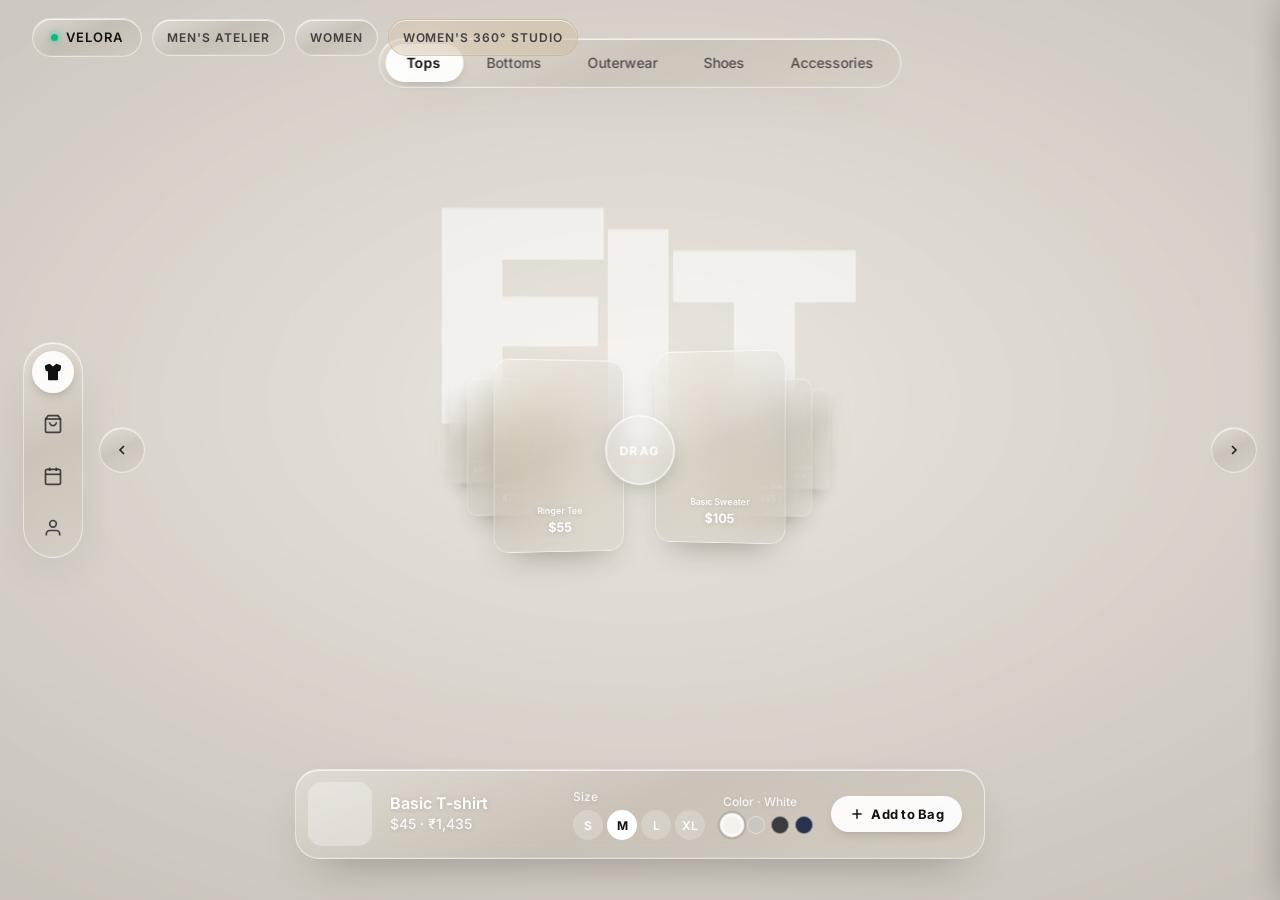
<file: virtual-fit-men.html>
<!DOCTYPE html>
<html lang="en">
<head>
  <meta charset="UTF-8">
  <meta name="viewport" content="width=device-width,initial-scale=1">
  <title>VirtualFit: Spatial Try-On</title>
  <meta name="description" content="VisionOS-style 3D Spatial Virtual Try-On Hero for VELORA Men's Fashion Department.">

  <!-- Inter Google Font (Exact weights: 400, 500, 600, 700, 800, 900) -->
  <link rel="preconnect" href="https://fonts.googleapis.com">
  <link rel="preconnect" href="https://fonts.gstatic.com" crossorigin>
  <link href="https://fonts.googleapis.com/css2?family=Inter:wght@400;500;600;700;800;900&display=swap" rel="stylesheet">

  <!-- Core Store Integration Styles for Drawers (Loaded before page styles so VirtualFit takes precedence) -->
  <link rel="stylesheet" href="css/style.css">

  <style>
    /* --------------------------------------------------
       1. Page basics & CSS Variables
       -------------------------------------------------- */
    :root {
      --ease: cubic-bezier(.2,.8,.2,1);
      --sans: "Inter", system-ui, -apple-system, sans-serif;
      --MH: min(78vh, 62vw);
      --CW: min(14.8vw, 33vh);
      --room: url("https://images.higgs.ai/?default=1&output=webp&url=https%3A%2F%2Fd8j0ntlcm91z4.cloudfront.net%2Fuser_38xzZboKViGWJOttwIXH07lWA1P%2Fhf_20261104_080623_c94c85a3-23d5-4a0c-afff-41be1b5b8191.png&w=2400&q=85");
      --model: url("https://images.higgs.ai/?default=1&output=webp&url=https%3A%2F%2Fd8j0ntlcm91z4.cloudfront.net%2Fuser_38xzZboKViGWJOttwIXH07lWA1P%2Fhf_20261104_080717_e02cb856-b812-4c9b-9b86-8a741c7f65eb.png&w=2688&q=85");
      --garm: url("https://images.higgs.ai/?default=1&output=webp&url=https%3A%2F%2Fd8j0ntlcm91z4.cloudfront.net%2Fuser_38xzZboKViGWJOttwIXH07lWA1P%2Fhf_20261104_080719_f5a4cca2-cf42-4957-ab3b-ddec34d2b71a.png&w=2048&q=85");
    }

    @media (max-width: 767px) {
      :root {
        --MH: min(62vh, 128vw);
        --CW: min(30vw, 170px);
      }
    }

    * {
      box-sizing: border-box;
      margin: 0;
      padding: 0;
    }

    html, body {
      height: 100%;
      width: 100%;
    }

    body {
      background: #e9e4dc !important;
      background-color: #e9e4dc !important;
      color: #fff !important;
      font-family: var(--sans) !important;
      overflow: hidden !important;
      -webkit-font-smoothing: antialiased;
      -moz-osx-font-smoothing: grayscale;
      user-select: none !important;
      -webkit-user-select: none !important;
      position: relative;
    }

    button {
      font-family: inherit;
      color: inherit;
      background: none;
      border: none;
      padding: 0;
      cursor: pointer;
      outline: none;
    }

    @media (pointer: fine) {
      html, body, button, a {
        cursor: none !important;
      }
    }

    /* --------------------------------------------------
       Glass Material (.glass)
       -------------------------------------------------- */
    .glass {
      background: linear-gradient(155deg, rgba(250,248,245,.30), rgba(150,144,136,.20) 48%, rgba(205,200,192,.24));
      backdrop-filter: blur(22px) saturate(1.5);
      -webkit-backdrop-filter: blur(22px) saturate(1.5);
      border: 1px solid rgba(255,255,255,.5);
      box-shadow: inset 0 1px 0 rgba(255,255,255,.7), inset 0 -1px 0 rgba(255,255,255,.12), 0 20px 50px -24px rgba(40,30,20,.45);
    }

    /* --------------------------------------------------
       1. .room (fixed, inset -3%)
       -------------------------------------------------- */
    .room {
      position: fixed;
      inset: -3%;
      background-image: var(--room);
      background-position: center;
      background-size: cover;
      filter: blur(2.5px) saturate(1.05);
      transform: scale(1.08);
      z-index: 0;
      pointer-events: none;
      will-change: transform;
    }

    .room::after {
      content: "";
      position: absolute;
      inset: 0;
      background: radial-gradient(70% 60% at 50% 45%, rgba(255,252,246,.10), rgba(40,30,20,.16));
      pointer-events: none;
    }

    /* --------------------------------------------------
       2. .ghost FIT text
       -------------------------------------------------- */
    .ghost {
      position: fixed;
      left: 50%;
      top: calc(50% - var(--MH) * .42);
      transform: translate(-50%, 0);
      z-index: 2;
      font-weight: 900;
      font-size: calc(var(--MH) * .42);
      line-height: .8;
      letter-spacing: -.04em;
      color: rgba(255,255,255,.3);
      -webkit-text-stroke: 1px rgba(255,255,255,.35);
      text-shadow: 0 1px 0 rgba(255,255,255,.35);
      pointer-events: none;
      white-space: nowrap;
      display: flex;
      will-change: transform;
    }

    .ghost span {
      display: inline-block;
      will-change: transform;
    }

    /* --------------------------------------------------
       Brand Header Bar (VELORA link & Store Return)
       -------------------------------------------------- */
    .brand-top-bar {
      position: fixed;
      top: 18px;
      left: max(20px, 2.5vw);
      z-index: 40;
      display: flex;
      align-items: center;
      gap: 10px;
    }

    .brand-pill {
      display: inline-flex;
      align-items: center;
      gap: 8px;
      padding: 8px 18px;
      border-radius: 999px;
      font-size: 13px;
      font-weight: 600;
      letter-spacing: .08em;
      text-transform: uppercase;
      color: #111;
      text-decoration: none;
      transition: transform .3s var(--ease), background .3s, color .3s;
    }
    .brand-pill:hover {
      transform: translateY(-1px);
      color: #000;
    }
    .brand-pill .badge-dot {
      width: 7px;
      height: 7px;
      border-radius: 50%;
      background: #10B981;
      box-shadow: 0 0 8px #10B981;
    }
    .brand-pill-sub {
      font-size: 12px;
      padding: 8px 14px;
      color: rgba(30,30,32,0.8);
    }
    .brand-pill-sub:hover {
      color: #111;
    }
    @media (max-width: 767px) {
      .brand-top-bar {
        top: 10px;
        left: 10px;
        gap: 6px;
      }
      .brand-pill-sub {
        display: none;
      }
    }

    /* --------------------------------------------------
       4. Tabs (.tabs.glass)
       -------------------------------------------------- */
    .tabs {
      position: fixed;
      left: 50%;
      transform: translateX(-50%);
      top: 4.2vh;
      z-index: 30;
      padding: 5px;
      border-radius: 999px;
      display: flex;
      gap: 2px;
      align-items: center;
    }

    .tab-btn {
      height: 38px;
      padding: 0 22px;
      font-size: 14px;
      font-weight: 500;
      color: rgba(30,30,32,.72);
      border-radius: 999px;
      position: relative;
      z-index: 2;
      transition: color .3s var(--ease);
      white-space: nowrap;
    }

    .tab-btn.is-active {
      color: #111;
      font-weight: 600;
    }

    .tab-pill {
      position: absolute;
      top: 5px;
      left: 5px;
      height: 38px;
      background: rgba(255,255,255,.92);
      box-shadow: 0 4px 14px -6px rgba(0,0,0,.3);
      border-radius: 999px;
      z-index: 1;
      pointer-events: none;
      transition: transform .6s var(--ease), width .6s var(--ease);
    }

    /* --------------------------------------------------
       5. Rail (.rail.glass)
       -------------------------------------------------- */
    .rail {
      position: fixed;
      left: max(18px, 1.8vw);
      top: 50%;
      transform: translateY(-50%);
      z-index: 30;
      padding: 8px;
      display: flex;
      flex-direction: column;
      gap: 10px;
      border-radius: 999px;
    }

    .rail-btn {
      width: 42px;
      height: 42px;
      border-radius: 50%;
      display: flex;
      align-items: center;
      justify-content: center;
      color: rgba(30,30,32,.8);
      position: relative;
      transition: color .3s var(--ease), background .3s var(--ease), transform .2s ease;
    }

    .rail-btn:hover {
      color: rgba(255,255,255,.35);
      background: rgba(255,255,255,.15);
      transform: scale(1.05);
    }

    .rail-btn.is-active {
      background: rgba(255,255,255,.9);
      color: #111;
      box-shadow: 0 4px 12px -3px rgba(0,0,0,.25);
    }

    .rail-badge {
      position: absolute;
      top: 2px;
      right: 2px;
      background: #111;
      color: #fff;
      font-size: 10px;
      font-weight: 700;
      width: 16px;
      height: 16px;
      border-radius: 50%;
      display: flex;
      align-items: center;
      justify-content: center;
      line-height: 1;
      border: 1px solid rgba(255,255,255,.8);
    }

    /* --------------------------------------------------
       6. Stage (.stage) & Arc (.arc)
       -------------------------------------------------- */
    .stage {
      position: fixed;
      inset: 0;
      z-index: 10;
      touch-action: pan-y;
      overflow: hidden;
    }

    .arc {
      position: absolute;
      left: 50%;
      top: 50%;
      width: 0;
      height: 0;
      transform-style: flat;
    }

    .card {
      position: absolute;
      width: var(--CW);
      height: calc(var(--CW) * 1.42);
      left: calc(var(--CW) * -0.5);
      top: calc(var(--CW) * -0.71);
      border-radius: 22px;
      overflow: hidden;
      will-change: transform, opacity, filter;
      transform-origin: center center;
      cursor: pointer;
    }

    .card .g {
      position: absolute;
      left: 8%;
      right: 8%;
      top: 5%;
      height: 66%;
      background-image: var(--garm);
      background-size: 320% 212.5%;
      background-repeat: no-repeat;
      filter: drop-shadow(0 14px 14px rgba(40,30,20,.22));
      pointer-events: none;
    }

    .card .card-name {
      position: absolute;
      left: 8%;
      right: 8%;
      bottom: 17%;
      text-align: center;
      font-size: calc(var(--CW) * .068);
      font-weight: 500;
      color: #fff;
      text-shadow: 0 1px 8px rgba(0,0,0,.18);
      pointer-events: none;
      white-space: nowrap;
      overflow: hidden;
      text-overflow: ellipsis;
    }

    .card .card-price {
      position: absolute;
      left: 8%;
      right: 8%;
      bottom: 7%;
      text-align: center;
      font-size: calc(var(--CW) * .095);
      font-weight: 700;
      color: #fff;
      text-shadow: 0 1px 8px rgba(0,0,0,.18);
      pointer-events: none;
    }

    .card .sheen {
      position: absolute;
      inset: 0;
      background: linear-gradient(105deg, transparent 40%, rgba(255,255,255,.5) 50%, transparent 60%);
      transform: translateX(-150%);
      pointer-events: none;
      z-index: 5;
    }

    .card.is-sheen .sheen {
      animation: sheenSweep 1s var(--ease) forwards;
    }

    @keyframes sheenSweep {
      0% { transform: translateX(-150%); }
      100% { transform: translateX(150%); }
    }

    /* --------------------------------------------------
       7. Model (.model)
       -------------------------------------------------- */
    .model {
      position: fixed;
      left: 50%;
      bottom: 0;
      transform: translateX(-50%) scale(var(--size-scale-x, 1), var(--size-scale-y, 1));
      transform-origin: bottom center;
      transition: transform 0.4s cubic-bezier(.2,.8,.2,1);
      height: var(--MH);
      aspect-ratio: 524 / 1360;
      z-index: 50;
      pointer-events: none;
      user-select: none;
    }

    #mCur, #mNext {
      position: absolute;
      inset: 0;
      background-image: var(--model);
      background-size: 513% 111.76%;
      background-position-y: 100%;
      background-repeat: no-repeat;
    }

    #mCur {
      opacity: 0; /* Revealed on initial scan */
    }

    #mNext {
      clip-path: inset(0 0 100% 0);
    }

    .model .grid {
      position: absolute;
      inset: 0;
      background: repeating-linear-gradient(0deg, transparent 0 5px, rgba(255,255,255,.22) 5px 6px);
      mix-blend-mode: screen;
      clip-path: inset(0 0 100% 0);
      pointer-events: none;
    }

    .model .scan {
      position: absolute;
      left: -14%;
      width: 128%;
      height: 2px;
      background: linear-gradient(90deg, transparent, #fff 18%, #fff 82%, transparent);
      box-shadow: 0 0 18px 4px rgba(255,255,255,.75), 0 0 60px 10px rgba(190,225,255,.45);
      top: 0;
      opacity: 0;
      pointer-events: none;
      transform: scaleX(.2);
    }

    .model .scan::after {
      content: "";
      position: absolute;
      bottom: 2px;
      left: 0;
      right: 0;
      height: calc(var(--MH) * .12);
      background: linear-gradient(to top, rgba(220,238,255,.32), transparent);
      pointer-events: none;
    }

    /* --------------------------------------------------
       8. Arrow Navigation Controls
       -------------------------------------------------- */
    .arrow-btn {
      position: fixed;
      top: 50%;
      transform: translateY(-50%);
      width: 46px;
      height: 46px;
      border-radius: 50%;
      z-index: 30;
      display: flex;
      align-items: center;
      justify-content: center;
      transition: transform .2s ease, background .3s;
    }

    .arrow-btn:hover {
      transform: translateY(-50%) scale(1.08);
    }

    .arrow-btn svg {
      width: 16px;
      height: 16px;
      stroke: #222;
      stroke-width: 2.5;
    }

    .arrow-left {
      left: calc(max(18px, 1.8vw) + 76px);
    }

    .arrow-right {
      right: max(18px, 1.8vw);
    }

    @media (max-width: 767px) {
      .arrow-btn {
        display: none !important;
      }
    }

    /* --------------------------------------------------
       9. Buy Card (.buy.glass)
       -------------------------------------------------- */
    .buy {
      position: fixed;
      left: 50%;
      transform: translateX(-50%);
      bottom: 4.6vh;
      z-index: 60;
      width: min(690px, calc(100vw - 32px));
      display: flex;
      align-items: center;
      gap: 18px;
      padding: 12px 22px 12px 12px;
      border-radius: 24px;
      color: #fff;
      text-shadow: 0 1px 6px rgba(0,0,0,.18);
    }

    .buy-thumb {
      width: 64px;
      height: 64px;
      border-radius: 14px;
      background: rgba(255,255,255,.3);
      position: relative;
      flex-shrink: 0;
      overflow: hidden;
    }

    .buy-thumb-img {
      position: absolute;
      inset: 6px;
      background-image: var(--garm);
      background-size: 320% 212.5%;
      background-repeat: no-repeat;
      transition: transform .65s var(--ease);
    }

    .buy-info {
      flex: 1;
      min-width: 0;
      display: flex;
      flex-direction: column;
      gap: 2px;
    }

    .ln {
      height: 1.15em;
      line-height: 1.15em;
      overflow: hidden;
      position: relative;
      display: block;
    }

    .ln-roller {
      display: block;
      white-space: nowrap;
      will-change: transform;
    }

    .buy-name {
      font-size: 16px;
      font-weight: 600;
      color: #fff;
    }

    .buy-price {
      font-size: 14px;
      font-weight: 500;
      opacity: .9;
      color: #fff;
    }

    .buy-options {
      display: flex;
      align-items: center;
      gap: 18px;
      flex-shrink: 0;
    }

    .size-group {
      display: flex;
      flex-direction: column;
      gap: 4px;
    }

    .opt-label {
      font-size: 12px;
      font-weight: 500;
      opacity: .85;
      color: #fff;
    }

    .chips-row {
      display: flex;
      gap: 4px;
    }

    .chip {
      width: 30px;
      height: 30px;
      border-radius: 50%;
      background: rgba(255,255,255,.22);
      color: #fff;
      font-size: 12px;
      font-weight: 600;
      display: flex;
      align-items: center;
      justify-content: center;
      transition: transform .2s ease, background .3s, color .3s;
    }

    .chip:active {
      transform: scale(.9);
    }

    .chip.is-active {
      background: #fff;
      color: #111;
      font-weight: 700;
    }

    .color-group {
      display: flex;
      flex-direction: column;
      gap: 4px;
    }

    .dots-row {
      display: flex;
      gap: 6px;
      align-items: center;
    }

    .color-dot {
      width: 18px;
      height: 18px;
      border-radius: 50%;
      cursor: pointer;
      border: 1px solid rgba(255,255,255,.4);
      transition: transform .2s ease, box-shadow .3s ease;
    }

    .color-dot.is-active {
      box-shadow: 0 0 0 2px rgba(255,255,255,.95), 0 0 0 4px rgba(0,0,0,.12);
      transform: scale(1.1);
    }

    .buy-action-btn {
      padding: 10px 18px;
      background: rgba(255,255,255,.92);
      color: #111;
      font-size: 13px;
      font-weight: 700;
      letter-spacing: .02em;
      border-radius: 999px;
      display: flex;
      align-items: center;
      gap: 6px;
      box-shadow: 0 4px 14px -6px rgba(0,0,0,.3);
      transition: transform .2s ease, background .3s;
      flex-shrink: 0;
    }

    .buy-action-btn:hover {
      background: #fff;
      transform: scale(1.04);
    }

    .buy-action-btn:active {
      transform: scale(.96);
    }

    /* --------------------------------------------------
       10. Custom Fluid Cursor (.cur)
       -------------------------------------------------- */
    .cur {
      position: fixed;
      top: 0;
      left: 0;
      width: 58px;
      height: 58px;
      margin-left: -29px;
      margin-top: -29px;
      border-radius: 50%;
      pointer-events: none;
      z-index: 1000;
      display: flex;
      align-items: center;
      justify-content: center;
      border: 1.5px solid rgba(255,255,255,.95);
      background: rgba(255,255,255,.14);
      backdrop-filter: blur(6px);
      -webkit-backdrop-filter: blur(6px);
      box-shadow: 0 6px 20px -8px rgba(0,0,0,.35);
      transition: width .5s var(--ease), height .5s var(--ease), background .5s var(--ease), transform .5s var(--ease), border-color .5s var(--ease);
      will-change: transform;
    }

    .cur-dot {
      width: 6px;
      height: 6px;
      border-radius: 50%;
      background: #fff;
      transition: opacity .4s var(--ease), transform .4s var(--ease);
    }

    .cur-text {
      position: absolute;
      font-size: 10px;
      font-weight: 700;
      letter-spacing: .12em;
      text-transform: uppercase;
      opacity: 0;
      transform: scale(.7);
      transition: opacity .45s var(--ease), transform .45s var(--ease);
    }

    .cur-text.try {
      color: #111;
    }

    .cur-text.drag {
      color: #fff;
    }

    /* Cursor States */
    .cur.is-try {
      transform: scale(1.5);
      background: rgba(255,255,255,.92);
      border-color: rgba(255,255,255,1);
    }
    .cur.is-try .cur-dot {
      opacity: 0;
      transform: scale(0);
    }
    .cur.is-try .cur-text.try {
      opacity: 1;
      transform: scale(1);
    }

    .cur.is-drag {
      transform: scale(1.2);
    }
    .cur.is-drag .cur-dot {
      opacity: 0;
      transform: scale(0);
    }
    .cur.is-drag .cur-text.drag {
      opacity: 1;
      transform: scale(1);
    }

    .cur.is-btn {
      transform: scale(.6);
      background: rgba(255,255,255,.3);
    }

    .cur.is-down {
      transform: scale(1.05);
    }
    .cur.is-try.is-down {
      transform: scale(1.575);
    }
    .cur.is-drag.is-down {
      transform: scale(1.26);
    }
    .cur.is-btn.is-down {
      transform: scale(0.63);
    }

    @media (pointer: coarse) {
      .cur {
        display: none !important;
      }
    }

    /* --------------------------------------------------
       Responsive & Reduced Motion
       -------------------------------------------------- */
    @media (max-width: 767px) {
      .tabs {
        top: 2.2vh;
        max-width: calc(100vw - 32px);
        overflow-x: auto;
        padding: 4px;
      }
      .tab-btn {
        height: 32px;
        padding: 0 13px;
        font-size: 12px;
      }
      .tab-pill {
        height: 32px;
      }
      .rail {
        left: 10px;
        top: auto;
        bottom: calc(4.6vh + 150px);
        transform: none;
      }
      .rail-btn {
        width: 34px;
        height: 34px;
      }
      .buy {
        flex-wrap: wrap;
        gap: 12px;
        padding: 12px;
        bottom: 2.5vh;
      }
      .buy-options {
        width: 100%;
        justify-content: space-between;
      }
      .buy-action-btn {
        width: 100%;
        justify-content: center;
      }
    }

    /* Toast Notification for Store Events */
    .vf-toast {
      position: fixed;
      top: 24px;
      right: 24px;
      z-index: 2000;
      padding: 12px 20px;
      border-radius: 12px;
      background: rgba(20,20,22,.92);
      color: #fff;
      font-size: 13px;
      font-weight: 500;
      backdrop-filter: blur(12px);
      border: 1px solid rgba(255,255,255,.2);
      box-shadow: 0 10px 30px rgba(0,0,0,.4);
      display: flex;
      align-items: center;
      gap: 10px;
      transform: translateY(-20px);
      opacity: 0;
      transition: transform .3s var(--ease), opacity .3s var(--ease);
      pointer-events: none;
    }
    .vf-toast.show {
      transform: translateY(0);
      opacity: 1;
    }
  </style>
</head>
<body>

  <!-- 1. Background Scandinavian Room -->
  <div class="room" id="roomEl" aria-hidden="true"></div>

  <!-- 2. Ghost FIT Word -->
  <div class="ghost" id="ghostEl" aria-hidden="true">
    <span>F</span><span>I</span><span>T</span>
  </div>

  <!-- Brand Multi-Page Top Bar -->
  <header class="brand-top-bar" aria-label="Store Navigation">
    <a href="index.html" class="glass brand-pill" title="Return to VELORA Home">
      <span class="badge-dot"></span>
      <span>VELORA</span>
    </a>
    <a href="men.html" class="glass brand-pill brand-pill-sub" title="Return to VELORA Men's Boutique">
      <span>MEN'S ATELIER</span>
    </a>
    <a href="women.html" class="glass brand-pill brand-pill-sub" title="Explore VELORA Women's Boutique">
      <span>WOMEN</span>
    </a>
    <a href="virtual-fit-women.html" class="glass brand-pill brand-pill-sub" title="Women's Maison Edit 360° Studio" style="background: rgba(197,168,128,0.22); border-color: rgba(197,168,128,0.45);">
      <span>WOMEN'S 360° STUDIO</span>
    </a>
  </header>

  <!-- 3. Top Category Glass Tabs -->
  <nav class="tabs glass" aria-label="Department Categories">
    <div class="tab-pill" id="tabPill"></div>
    <button type="button" class="tab-btn is-active" data-index="0">Tops</button>
    <button type="button" class="tab-btn" data-index="1">Bottoms</button>
    <button type="button" class="tab-btn" data-index="2">Outerwear</button>
    <button type="button" class="tab-btn" data-index="3">Shoes</button>
    <button type="button" class="tab-btn" data-index="4">Accessories</button>
  </nav>

  <!-- 4. Left Tool Rail -->
  <aside class="rail glass" aria-label="Tool Rail">
    <!-- 1: Filled Tee (Active try-on mode) -->
    <button type="button" class="rail-btn is-active" title="Spatial Try-On Mode" aria-label="Try-On Mode">
      <svg width="20" height="20" viewBox="0 0 24 24" fill="currentColor">
        <path d="M20.38 3.46L16 2 12 5.5 8 2 3.62 3.46a2 2 0 0 0-1.34 2.23l.58 3.5a2 2 0 0 0 1.25 1.54L6 11.5V21a1 1 0 0 0 1 1h10a1 1 0 0 0 1-1v-9.5l1.89-.77a2 2 0 0 0 1.25-1.54l.58-3.5a2 2 0 0 0-1.34-2.23z"/>
      </svg>
    </button>
    <!-- 2: Cart Trigger with live count -->
    <button type="button" class="rail-btn" title="View Shopping Bag" aria-label="Shopping Bag" onclick="if(window.VeloraCart) VeloraCart.open()">
      <svg width="20" height="20" viewBox="0 0 24 24" fill="none" stroke="currentColor" stroke-width="2">
        <path d="M6 2L3 6v14a2 2 0 0 0 2 2h14a2 2 0 0 0 2-2V6l-3-4z"/>
        <line x1="3" y1="6" x2="21" y2="6"/>
        <path d="M16 10a4 4 0 0 1-8 0"/>
      </svg>
      <span class="rail-badge cart-count-badge" id="vfCartBadge" style="display: none;">0</span>
    </button>
    <!-- 3: Calendar -->
    <button type="button" class="rail-btn" title="Private VIP Fitting Consultation" aria-label="Fitting Calendar" onclick="showToast('VIP Concierge: Virtual Fitting Consultation reservation active.')">
      <svg width="20" height="20" viewBox="0 0 24 24" fill="none" stroke="currentColor" stroke-width="2">
        <rect x="3" y="4" width="18" height="18" rx="2" ry="2"></rect>
        <line x1="16" y1="2" x2="16" y2="6"></line>
        <line x1="8" y1="2" x2="8" y2="6"></line>
        <line x1="3" y1="10" x2="21" y2="10"></line>
      </svg>
    </button>
    <!-- 4: Profile / Men's Atelier -->
    <a href="men.html" class="rail-btn" title="Client Profile & Men's Atelier" aria-label="Client Profile">
      <svg width="20" height="20" viewBox="0 0 24 24" fill="none" stroke="currentColor" stroke-width="2">
        <path d="M20 21v-2a4 4 0 0 0-4-4H8a4 4 0 0 0-4 4v2"></path>
        <circle cx="12" cy="7" r="4"></circle>
      </svg>
    </a>
  </aside>

  <!-- 5. Stage holding the 3D Garment Arc -->
  <main class="stage" id="stageEl">
    <div class="arc" id="arcEl">
      <!-- 10 Garment Cards dynamically generated in JS -->
    </div>
  </main>

  <!-- 6. Arrow Nav Controls -->
  <button type="button" class="arrow-btn arrow-left glass" id="btnPrev" aria-label="Previous Garment">
    <svg viewBox="0 0 24 24" fill="none"><path d="M15 18l-6-6 6-6"/></svg>
  </button>
  <button type="button" class="arrow-btn arrow-right glass" id="btnNext" aria-label="Next Garment">
    <svg viewBox="0 0 24 24" fill="none"><path d="M9 18l6-6-6-6"/></svg>
  </button>

  <!-- 7. Virtual Model on Stage -->
  <div class="model" id="modelEl" aria-label="Virtual Model Figure">
    <div id="mCur"></div>
    <div id="mNext"></div>
    <div class="grid"></div>
    <div class="scan"></div>
  </div>

  <!-- 8. Buy Card at bottom -->
  <div class="buy glass" id="buyCard">
    <!-- Thumbnail with crop -->
    <div class="buy-thumb">
      <div class="buy-thumb-img" id="buyThumb"></div>
    </div>

    <!-- Info with rolling text lines -->
    <div class="buy-info">
      <div class="ln">
        <span class="ln-roller buy-name" id="buyName">Basic T-shirt</span>
      </div>
      <div class="ln">
        <span class="ln-roller buy-price" id="buyPrice">$45 · ₹1,435</span>
      </div>
    </div>

    <!-- Size and Color selectors -->
    <div class="buy-options">
      <!-- Sizes -->
      <div class="size-group">
        <span class="opt-label">Size</span>
        <div class="chips-row" id="sizeChips">
          <button type="button" class="chip" data-size="S">S</button>
          <button type="button" class="chip is-active" data-size="M">M</button>
          <button type="button" class="chip" data-size="L">L</button>
          <button type="button" class="chip" data-size="XL">XL</button>
        </div>
      </div>

      <!-- Colors -->
      <div class="color-group">
        <div class="ln">
          <span class="ln-roller opt-label" id="colorLabel">Color · White</span>
        </div>
        <div class="dots-row" id="colorDots">
          <!-- Injected dynamically based on item -->
        </div>
      </div>
    </div>

    <!-- Add to Bag directly -->
    <button type="button" class="buy-action-btn" id="addToBagBtn">
      <svg width="16" height="16" viewBox="0 0 24 24" fill="none" stroke="currentColor" stroke-width="2.2">
        <line x1="12" y1="5" x2="12" y2="19"></line>
        <line x1="5" y1="12" x2="19" y2="12"></line>
      </svg>
      <span>Add to Bag</span>
    </button>
  </div>

  <!-- 9. VisionOS Fluid Cursor -->
  <div class="cur" id="cursorEl" aria-hidden="true">
    <div class="cur-dot"></div>
    <span class="cur-text try">TRY ON</span>
    <span class="cur-text drag">DRAG</span>
  </div>

  <!-- Toast for feedback -->
  <div class="vf-toast" id="vfToast"></div>

  <!-- Shopping Bag Off-Canvas Drawer (Store Integration) -->
  <div id="cartOverlay" class="drawer-overlay" onclick="if(window.VeloraCart) VeloraCart.close()"></div>
  <aside id="cartDrawer" class="cart-drawer" aria-label="Shopping Bag">
    <div class="drawer-header">
      <h3 class="drawer-title">Shopping Bag (<span id="cartDrawerCount">0</span>)</h3>
      <button type="button" id="closeCartBtn" class="drawer-close-btn" aria-label="Close Shopping Bag" onclick="if(window.VeloraCart) VeloraCart.close()">
        <svg width="20" height="20" viewBox="0 0 24 24" fill="none" stroke="currentColor" stroke-width="2"><path d="M18 6L6 18M6 6l12 12"/></svg>
      </button>
    </div>
    <div id="cartShippingProgress" style="padding: 12px 24px; background: var(--color-sand-light, #f5f0e8); border-bottom: 1px solid rgba(0,0,0,0.08); font-size: 0.82rem; color: #111;">
      <div id="shippingProgressText" style="margin-bottom: 6px;">Add items to unlock <strong>FREE Express Air Shipping</strong></div>
      <div style="width: 100%; height: 5px; background: rgba(0,0,0,0.1); border-radius: 9999px; overflow: hidden;">
        <div id="shippingProgressBar" style="width: 0%; height: 100%; background: #111; transition: width 0.3s ease;"></div>
      </div>
    </div>
    <div id="cartEmptyState" style="display: none; flex-direction: column; align-items: center; justify-content: center; padding: 48px 24px; text-align: center; flex: 1; color: #333;">
      <div style="width: 64px; height: 64px; border-radius: 50%; background: #eee; display: flex; align-items: center; justify-content: center; margin-bottom: 16px;">
        <svg width="32" height="32" viewBox="0 0 24 24" fill="none" stroke="currentColor" stroke-width="1.5"><path d="M6 2L3 6v14a2 2 0 002 2h14a2 2 0 002-2V6l-3-4z"/><line x1="3" y1="6" x2="21" y2="6"/><path d="M16 10a4 4 0 01-8 0"/></svg>
      </div>
      <h4 style="font-size: 1.15rem; margin-bottom: 8px;">Your Shopping Bag is Empty</h4>
      <p style="font-size: 0.9rem; color: #666; max-width: 260px; margin-bottom: 24px;">Add your tried-on pieces directly from the spatial fitting arc.</p>
    </div>
    <div id="cartItemsList" class="drawer-body"></div>
    <div id="cartFooterSummary" class="drawer-footer">
      <div style="display: flex; justify-content: space-between; font-size: 0.9rem; margin-bottom: 6px; color: #444;">
        <span>Subtotal</span>
        <span id="cartSubtotalVal">₹0</span>
      </div>
      <div class="cart-total-row" style="border-top: 1px solid rgba(0,0,0,0.08); padding-top: 12px; display: flex; justify-content: space-between; margin-bottom: 16px;">
        <span style="font-weight: 700; color: #111;">Estimated Total</span>
        <span id="cartGrandTotalVal" class="cart-total-amount" style="font-weight: 800; font-size: 1.3rem; color: #111;">₹0</span>
      </div>
      <a href="men.html" class="btn btn-charcoal" style="display: block; text-align: center; width: 100%; margin-bottom: 8px;">Explore Full Catalog</a>
    </div>
  </aside>

  <!-- Wishlist Off-Canvas Drawer -->
  <div id="wishlistOverlay" class="drawer-overlay" onclick="if(window.VeloraWishlist) VeloraWishlist.close()"></div>
  <aside id="wishlistDrawer" class="wishlist-drawer" aria-label="Wishlist Favorites">
    <div class="drawer-header">
      <h3 class="drawer-title">Saved Wishlist (<span id="wishlistDrawerCount">0</span>)</h3>
      <button type="button" id="closeWishlistBtn" class="drawer-close-btn" aria-label="Close Wishlist" onclick="if(window.VeloraWishlist) VeloraWishlist.close()">
        <svg width="20" height="20" viewBox="0 0 24 24" fill="none" stroke="currentColor" stroke-width="2"><path d="M18 6L6 18M6 6l12 12"/></svg>
      </button>
    </div>
    <div id="wishlistEmptyState" style="display: none; flex-direction: column; align-items: center; justify-content: center; padding: 48px 24px; text-align: center; flex: 1; color: #333;">
      <h4 style="font-size: 1.15rem; margin-bottom: 8px;">No Saved Pieces Yet</h4>
      <p style="font-size: 0.9rem; color: #666; max-width: 260px;">Your favorite styles will appear here.</p>
    </div>
    <div id="wishlistItemsList" class="drawer-body"></div>
  </aside>

  <!-- VELORA Data & Logic Scripts -->
  <script src="js/products.js"></script>
  <script src="js/cart.js"></script>
  <script src="js/wishlist.js"></script>

  <!-- ==================================================
       VirtualFit Core Script (Pure Vanilla JS)
       ================================================== -->
  <script>
    (function () {
      "use strict";

      // --------------------------------------------------
      // Section 3: Data Specification (Exact values + VELORA match)
      // --------------------------------------------------
      const ITEMS = [
        {
          id: "men-15",
          n: "Basic T-shirt",
          p: 45,
          inr: 1435,
          g: [1.14, 3.06],
          m: 0.37,
          c: [
            ["White", "#f4f2ee"],
            ["Ash", "#c9c7c2"],
            ["Charcoal", "#3b3c3f"],
            ["Navy", "#27324d"]
          ]
        },
        {
          id: "men-01",
          n: "Basic Sweater",
          p: 105,
          inr: 3350,
          g: [49.7, 1.39],
          m: 25.0,
          c: [
            ["White", "#f6f4ef"],
            ["Oat", "#ddd3c2"],
            ["Sage", "#b9c2ae"],
            ["Black", "#1f1f21"]
          ]
        },
        {
          id: "men-09",
          n: "Linen Shirt",
          p: 95,
          inr: 3030,
          g: [98.2, 3.33],
          m: 49.86,
          c: [
            ["White", "#f7f6f1"],
            ["Sand", "#d9ccb4"],
            ["Sky", "#bcd0e2"],
            ["Olive", "#717556"]
          ]
        },
        {
          id: "men-03",
          n: "Grey Hoodie",
          p: 110,
          inr: 3510,
          g: [1.14, 93.3],
          m: 74.77,
          c: [
            ["Heather", "#a9a9a8"],
            ["Bone", "#e6e1d6"],
            ["Forest", "#33463a"],
            ["Black", "#1f1f21"]
          ]
        },
        {
          id: "men-07",
          n: "Ringer Tee",
          p: 55,
          inr: 1755,
          g: [49.7, 95.3],
          m: 99.35,
          c: [
            ["White / Black", "#f4f2ee"],
            ["Cream / Navy", "#efe6d3"],
            ["Grey / Red", "#c9c7c2"],
            ["White / Green", "#e9efe8"]
          ]
        }
      ];

      // 10 cards in all (two copies of the 5 items so the arc loops seamlessly)
      const CARDS_COUNT = 10;
      const CARDS = [];
      for (let i = 0; i < CARDS_COUNT; i++) {
        CARDS.push(ITEMS[i % 5]);
      }

      // Check reduced motion preference
      const prefersReducedMotion = window.matchMedia("(prefers-reduced-motion: reduce)").matches;

      // --------------------------------------------------
      // DOM Elements
      // --------------------------------------------------
      const stageEl = document.getElementById("stageEl");
      const arcEl = document.getElementById("arcEl");
      const roomEl = document.getElementById("roomEl");
      const ghostEl = document.getElementById("ghostEl");
      const ghostSpans = ghostEl.querySelectorAll("span");
      const mCur = document.getElementById("mCur");
      const mNext = document.getElementById("mNext");
      const modelGrid = document.querySelector(".model .grid");
      const modelScan = document.querySelector(".model .scan");
      const cursorEl = document.getElementById("cursorEl");

      // Buy card elements
      const buyThumb = document.getElementById("buyThumb");
      const buyName = document.getElementById("buyName");
      const buyPrice = document.getElementById("buyPrice");
      const colorLabel = document.getElementById("colorLabel");
      const colorDots = document.getElementById("colorDots");
      const sizeChips = document.getElementById("sizeChips");
      const addToBagBtn = document.getElementById("addToBagBtn");
      const toastEl = document.getElementById("vfToast");

      // Navigation & Buttons
      const tabPill = document.getElementById("tabPill");
      const tabBtns = document.querySelectorAll(".tab-btn");
      const btnPrev = document.getElementById("btnPrev");
      const btnNext = document.getElementById("btnNext");

      // --------------------------------------------------
      // State Variables
      // --------------------------------------------------
      let pos = 0;
      let target = 0;
      let intro = prefersReducedMotion ? 1 : 0;
      let currentOutfit = -1;
      let activeSize = "M";
      let activeColor = ITEMS[0].c[0][0];
      let hasInitialized = false;

      // Drag and interaction state
      let isDragging = false;
      let startX = 0;
      let startPos = 0;
      let lastX = 0;
      let lastTime = 0;
      let velocity = 0;
      let dragMoved = 0;
      let startCard = null;
      let dragStartX = 0;
      let dragStartY = 0;
      let totalDistance = 0;

      // Cursor smoothing state
      let pointerX = window.innerWidth / 2;
      let pointerY = window.innerHeight / 2;
      let curX = pointerX;
      let curY = pointerY;
      let sx = 0;
      let sy = 0;
      let cursorMode = ""; // 'try' | 'drag' | 'btn' | ''
      let isPointerDown = false;

      // Card elements in DOM
      const cardEls = [];
      const cardSeeds = [];

      // --------------------------------------------------
      // Helper: Show Feedback Toast & Card Width
      // --------------------------------------------------
      function showToast(msg) {
        toastEl.textContent = msg;
        toastEl.classList.add("show");
        setTimeout(() => toastEl.classList.remove("show"), 2800);
      }
      window.showToast = showToast;

      function updateCW() {
        const W = window.innerWidth;
        const H = window.innerHeight;
        const cw = (W <= 767) ? Math.min(W * 0.3, 170) : Math.min(W * 0.148, H * 0.33);
        document.documentElement.style.setProperty('--CW', `${cw}px`);
      }

      // --------------------------------------------------
      // Initialize Cards in Arc
      // --------------------------------------------------
      function buildCards() {
        arcEl.innerHTML = "";
        cardEls.length = 0;
        cardSeeds.length = 0;

        for (let i = 0; i < CARDS_COUNT; i++) {
          const item = CARDS[i];
          const card = document.createElement("div");
          card.className = "card glass";
          card.dataset.index = i;

          card.innerHTML = `
            <div class="g" style="background-position: ${item.g[0]}% ${item.g[1]}%;"></div>
            <div class="card-name">${item.n}</div>
            <div class="card-price">$${item.p}</div>
            <div class="sheen"></div>
          `;

          // Direct click listener
          card.addEventListener("click", () => {
            if (totalDistance > 6) return;
            const u = ((i - pos + 5) % 10 + 10) % 10 - 5;
            target = Math.round(pos + u);
          });

          // Sheen effect on cursor enter
          if (!prefersReducedMotion) {
            card.addEventListener("mouseenter", () => {
              card.classList.remove("is-sheen");
              void card.offsetWidth; // trigger reflow
              card.classList.add("is-sheen");
            });
          }

          arcEl.appendChild(card);
          cardEls.push(card);
          cardSeeds.push(Math.random() * Math.PI * 2);
        }
      }

      // --------------------------------------------------
      // Section 5: Arc Mathematics (every frame)
      // --------------------------------------------------
      function xAt(a, W, isPhone) {
        const table = isPhone
          ? [0, 0.36, 0.5, 0.56, 0.6, 0.62]
          : [0, 0.215, 0.345, 0.432, 0.49, 0.52];

        if (a <= 0) return 0;
        if (a >= 5) return table[5] * W;

        const k = Math.floor(a);
        const f = a - k;
        const v0 = table[k];
        const v1 = table[Math.min(5, k + 1)];
        return (v0 + (v1 - v0) * f) * W;
      }

      function updateArc(t) {
        const W = window.innerWidth;
        const H = window.innerHeight;
        const isPhone = W <= 767;

        // Spring position
        if (prefersReducedMotion) {
          pos = target;
        } else if (!isDragging) {
          pos += (target - pos) * 0.11;
        }

        // Intro ease
        if (intro < 1) {
          intro += 0.012;
          if (intro > 1) intro = 1;
        }
        const ie = 1 - Math.pow(1 - intro, 3);

        // Pointer offsets smoothed
        const targetSx = (pointerX / W) - 0.5;
        const targetSy = (pointerY / H) - 0.5;
        sx += (targetSx - sx) * 0.06;
        sy += (targetSy - sy) * 0.06;

        // Parallax Room & Ghost
        const roomTx = -sx * 22;
        const roomTy = -sy * 14;
        const roomScale = 1.08 - (0.03 * ie);
        roomEl.style.transform = `translate3d(${roomTx.toFixed(2)}px, ${roomTy.toFixed(2)}px, 0) scale(${roomScale.toFixed(4)})`;

        // Parallax Ghost Word with valid CSS arithmetic
        const gx = -sx * 40;
        const gy = -sy * 16;
        const gxSign = gx >= 0 ? "+" : "-";
        ghostEl.style.transform = `translate(calc(-50% ${gxSign} ${Math.abs(gx).toFixed(2)}px), ${gy.toFixed(2)}px)`;

        // Ghost letters rising in
        ghostSpans.forEach((span, i) => {
          const riseY = (1 - ie) * (60 + 30 * i);
          span.style.transform = `translateY(${riseY.toFixed(2)}px)`;
        });

        // Update each card
        for (let i = 0; i < CARDS_COUNT; i++) {
          const card = cardEls[i];
          const u = ((i - pos + 5) % 10 + 10) % 10 - 5;
          const a = Math.abs(u);
          const sg = Math.sign(u) || 1;

          const xVal = sg * xAt(a, W, isPhone) * ie;

          let s, z, opacity, ry, blur;

          if (a < 1) {
            s = 0.55 + 0.45 * a;
            z = -260 * (1 - a);
            opacity = a;
            ry = -sg * 16 * a;
            blur = 0;
          } else {
            s = 1 / (1 + 0.3 * Math.pow(a - 1, 1.15));
            z = -110 * (a - 1);
            ry = -sg * (16 + 9 * Math.min(2, a - 1));
            blur = Math.max(0, a - 1.6) * 2.4;
          }

          if (a > 3.4) {
            opacity = Math.max(0, 1 - (a - 3.4) / 0.8);
          }

          // Bobbing calculation
          const seed = cardSeeds[i];
          const bob = prefersReducedMotion ? 0 : Math.sin(t * 0.0011 + seed) * H * 0.006 * Math.min(1, a);
          const yVal = bob - (1 - s) * H * 0.04;

          // Pointer tilt
          ry += sx * 10;
          const rx = -sy * 6;

          const cardScale = s * (0.6 + 0.4 * ie);
          const finalOpacity = opacity * ie;

          if (finalOpacity < 0.01) {
            card.style.display = "none";
          } else {
            card.style.display = "block";
            card.style.opacity = finalOpacity;
            card.style.filter = blur > 0 ? `blur(${blur.toFixed(1)}px)` : "none";
            card.style.zIndex = a < 1 ? 1 : Math.round(100 - 10 * a);
            card.style.transform = `translate(${xVal.toFixed(2)}px, ${yVal.toFixed(2)}px) perspective(1300px) translateZ(${z.toFixed(2)}px) rotateY(${ry.toFixed(2)}deg) rotateX(${rx.toFixed(2)}deg) scale(${cardScale.toFixed(4)})`;
          }
        }

        // Settle trigger: test if arrived at a new outfit
        if (hasInitialized && Math.abs(target - pos) < 0.02 && !isDragging) {
          const settledOutfit = ((Math.round(target) % 5) + 5) % 5;
          if (settledOutfit !== currentOutfit) {
            triggerTryOn(settledOutfit);
          }
        }
      }

      // --------------------------------------------------
      // Section 6: Try-on Scan (950ms, cubic-bezier(.65,0,.35,1))
      // --------------------------------------------------
      let runningAnimations = [];

      function triggerTryOn(itemIndex) {
        currentOutfit = itemIndex;
        const item = ITEMS[itemIndex];

        // 1. Update Buy Card
        updateBuyCard(item);

        // Cancel previous running scan animations
        runningAnimations.forEach(anim => {
          try { anim.cancel(); } catch (e) {}
        });
        runningAnimations = [];

        // Reduced motion bypass
        if (prefersReducedMotion) {
          mCur.style.backgroundPosition = `${item.m}% 100%`;
          mCur.style.opacity = "1";
          return;
        }

        // Set mNext to new figure
        mNext.style.backgroundPosition = `${item.m}% 100%`;

        // 2. Web Animations together
        const animClip = mNext.animate(
          [
            { clipPath: "inset(0 0 100% 0)" },
            { clipPath: "inset(0 0 0% 0)" }
          ],
          {
            duration: 950,
            easing: "cubic-bezier(.65,0,.35,1)",
            fill: "forwards"
          }
        );

        const animGrid = modelGrid.animate(
          [
            { clipPath: "inset(0 0 100% 0)", offset: 0 },
            { clipPath: "inset(0 0 0 0)", offset: 0.5 },
            { clipPath: "inset(100% 0 0 0)", offset: 1 }
          ],
          {
            duration: 1092,
            easing: "cubic-bezier(.65,0,.35,1)",
            fill: "forwards"
          }
        );

        const animScan = modelScan.animate(
          [
            { top: "0%", transform: "scaleX(.2)", opacity: 0, offset: 0 },
            { top: "6%", transform: "scaleX(1)", opacity: 1, offset: 0.08 },
            { top: "94%", transform: "scaleX(1)", opacity: 1, offset: 0.92 },
            { top: "100%", transform: "scaleX(.2)", opacity: 0, offset: 1 }
          ],
          {
            duration: 950,
            easing: "cubic-bezier(.65,0,.35,1)",
            fill: "forwards"
          }
        );

        const animSettle = mNext.animate(
          [
            { transform: "scale(1.012)" },
            { transform: "scale(1)" }
          ],
          {
            duration: 1250,
            easing: "ease-out",
            fill: "forwards"
          }
        );

        runningAnimations = [animClip, animGrid, animScan, animSettle];

        // 3. On animation finish, copy to mCur
        animClip.onfinish = () => {
          mCur.style.backgroundPosition = `${item.m}% 100%`;
          mCur.style.opacity = "1";
          runningAnimations.forEach(anim => {
            try { anim.cancel(); } catch (e) {}
          });
          runningAnimations = [];
          mNext.style.clipPath = "inset(0 0 100% 0)";
        };
      }

      // --------------------------------------------------
      // Section 7: Buy Card Updates & Simultaneous Text Rolling
      // --------------------------------------------------
      function rollText(container, newText) {
        if (!container) return;
        const curSpan = container.querySelector(".ln-roller");
        if (!curSpan) {
          container.innerHTML = `<span class="ln-roller">${newText}</span>`;
          return;
        }
        if (curSpan.textContent === newText) return;

        if (prefersReducedMotion) {
          curSpan.textContent = newText;
          return;
        }

        // Two spans rolling simultaneously: old rolls to -110% WHILE new rolls to 0 over 620ms
        const nextSpan = document.createElement("span");
        nextSpan.className = curSpan.className;
        nextSpan.textContent = newText;
        nextSpan.style.position = "absolute";
        nextSpan.style.left = "0";
        nextSpan.style.top = "0";
        nextSpan.style.width = "100%";
        nextSpan.style.transform = "translateY(110%)";
        if (curSpan.id) {
          nextSpan.id = curSpan.id;
          curSpan.removeAttribute("id");
        }
        container.appendChild(nextSpan);

        curSpan.animate(
          [
            { transform: "translateY(0)" },
            { transform: "translateY(-110%)" }
          ],
          {
            duration: 620,
            easing: "cubic-bezier(.2,.8,.2,1)",
            fill: "forwards"
          }
        );

        const nextAnim = nextSpan.animate(
          [
            { transform: "translateY(110%)" },
            { transform: "translateY(0)" }
          ],
          {
            duration: 620,
            easing: "cubic-bezier(.2,.8,.2,1)",
            fill: "forwards"
          }
        );

        nextAnim.onfinish = () => {
          curSpan.remove();
          nextSpan.style.position = "";
          nextSpan.style.transform = "";
        };
      }

      function updateBuyCard(item) {
        const nameContainer = document.getElementById("buyName") ? document.getElementById("buyName").parentElement : document.querySelector(".buy-name").parentElement;
        const priceContainer = document.getElementById("buyPrice") ? document.getElementById("buyPrice").parentElement : document.querySelector(".buy-price").parentElement;
        const colorContainer = document.getElementById("colorLabel") ? document.getElementById("colorLabel").parentElement : document.querySelector("#colorLabel").parentElement;

        // Rolling name and rolling price ($ and ₹)
        rollText(nameContainer, item.n);
        rollText(priceContainer, `$${item.p} · ₹${item.inr.toLocaleString("en-IN")}`);

        // Thumbnail jump & animate
        buyThumb.style.backgroundPosition = `${item.g[0]}% ${item.g[1]}%`;
        if (!prefersReducedMotion) {
          buyThumb.animate(
            [
              { transform: "translateY(70%) scale(.8)" },
              { transform: "translateY(0) scale(1)" }
            ],
            {
              duration: 650,
              easing: "cubic-bezier(.2,.8,.2,1)",
              fill: "forwards"
            }
          );
        }

        // Rebuild Color Dots
        colorDots.innerHTML = "";
        activeColor = item.c[0][0];
        const activeColorContainer = document.getElementById("colorLabel") ? document.getElementById("colorLabel").parentElement : colorContainer;
        rollText(activeColorContainer, `Color · ${activeColor}`);

        item.c.forEach(([colorName, hexVal], idx) => {
          const dot = document.createElement("button");
          dot.type = "button";
          dot.className = `color-dot ${idx === 0 ? "is-active" : ""}`;
          dot.style.backgroundColor = hexVal;
          dot.title = colorName;
          dot.setAttribute("aria-label", colorName);

          dot.addEventListener("click", () => {
            colorDots.querySelectorAll(".color-dot").forEach(d => d.classList.remove("is-active"));
            dot.classList.add("is-active");
            activeColor = colorName;
            const curColCont = document.getElementById("colorLabel") ? document.getElementById("colorLabel").parentElement : colorContainer;
            rollText(curColCont, `Color · ${colorName}`);
            pulseScanLine();
            showToast(`Selected Color: ${colorName}`);
          });

          colorDots.appendChild(dot);
        });
      }

      function pulseScanLine() {
        if (modelScan && !prefersReducedMotion) {
          modelScan.animate(
            [
              { top: "25%", transform: "scaleX(0.4)", opacity: 0 },
              { top: "45%", transform: "scaleX(1)", opacity: 0.85 },
              { top: "65%", transform: "scaleX(0.4)", opacity: 0 }
            ],
            {
              duration: 520,
              easing: "cubic-bezier(.2,.8,.2,1)"
            }
          );
        }
      }

      // Proportional Size Scaling on Model
      const SIZE_SCALES = {
        "S": { x: 0.965, y: 0.985 },
        "M": { x: 1.000, y: 1.000 },
        "L": { x: 1.045, y: 1.015 },
        "XL": { x: 1.090, y: 1.030 }
      };

      function applySizeFit(size) {
        const modelEl = document.getElementById("modelEl");
        const scale = SIZE_SCALES[size] || SIZE_SCALES["M"];
        if (modelEl) {
          modelEl.style.setProperty("--size-scale-x", scale.x);
          modelEl.style.setProperty("--size-scale-y", scale.y);
        }
      }

      // Size Chips handling
      sizeChips.querySelectorAll(".chip").forEach(chip => {
        chip.addEventListener("click", () => {
          sizeChips.querySelectorAll(".chip").forEach(c => c.classList.remove("is-active"));
          chip.classList.add("is-active");
          activeSize = chip.dataset.size || "M";
          applySizeFit(activeSize);
          showToast(`Fitted Size ${activeSize} to Model`);
        });
      });

      // --------------------------------------------------
      // Add to Bag Integration with VELORA Cart
      // --------------------------------------------------
      addToBagBtn.addEventListener("click", () => {
        const item = ITEMS[currentOutfit >= 0 ? currentOutfit : 0];
        if (window.VeloraCart) {
          const added = VeloraCart.addItem(item.id, activeSize, activeColor, 1);
          if (added) {
            showToast(`Added to Bag: ${item.n} (${activeSize} / ${activeColor}) · ₹${item.inr.toLocaleString("en-IN")}`);
            updateStoreBadges();
          } else {
            showToast(`Piece added to Shopping Bag.`);
          }
        } else {
          showToast(`Added to Bag: ${item.n} (${activeSize})`);
        }
      });

      function updateStoreBadges() {
        const cartBadge = document.getElementById("vfCartBadge");
        if (cartBadge && window.VeloraCart) {
          const count = VeloraCart.getItemCount();
          cartBadge.textContent = count;
          cartBadge.style.display = count > 0 ? "flex" : "none";
        }

        const wishBadge = document.getElementById("vfWishlistBadge");
        if (wishBadge && window.VeloraWishlist) {
          const count = VeloraWishlist.items ? VeloraWishlist.items.length : 0;
          wishBadge.textContent = count;
          wishBadge.style.display = count > 0 ? "flex" : "none";
        }
      }

      // --------------------------------------------------
      // Section 8: Input Controls
      // --------------------------------------------------

      // 1. Drag, Flick & Card Selection
      stageEl.addEventListener("pointerdown", e => {
        // Do not drag if clicking navigation buttons, tabs, rail, buy card, drawers
        if (e.target.closest("button") || e.target.closest(".buy") || e.target.closest(".rail") || e.target.closest(".tabs") || e.target.closest(".drawer-overlay") || e.target.closest("aside") || e.target.closest(".brand-top-bar")) return;

        isDragging = true;
        isPointerDown = true;
        startX = e.clientX;
        startPos = pos;
        lastX = e.clientX;
        lastTime = performance.now();
        velocity = 0;
        dragMoved = 0;
        totalDistance = 0;
        dragStartX = e.clientX;
        dragStartY = e.clientY;
        startCard = e.target.closest(".card");

        stageEl.setPointerCapture(e.pointerId);
      });

      window.addEventListener("pointermove", e => {
        pointerX = e.clientX;
        pointerY = e.clientY;

        if (!isDragging) return;

        const now = performance.now();
        const dt = Math.max(1, now - lastTime);
        const dx = e.clientX - startX;
        const stepDx = e.clientX - lastX;

        velocity = stepDx / dt; // tracked in px/ms
        lastX = e.clientX;
        lastTime = now;
        dragMoved += Math.abs(stepDx);
        totalDistance = Math.hypot(e.clientX - dragStartX, e.clientY - dragStartY);

        const W = window.innerWidth;
        const isPhone = W <= 767;
        const stepSize = xAt(1, W, isPhone);

        pos = startPos - (dx / stepSize);
      });

      window.addEventListener("pointerup", e => {
        isPointerDown = false;
        if (!isDragging) return;
        isDragging = false;
        try { stageEl.releasePointerCapture(e.pointerId); } catch (err) {}

        const now = performance.now();

        // If movement was under 6px and user tapped/clicked on a card: bring card to centre
        if (totalDistance <= 6 && startCard) {
          const idx = parseInt(startCard.dataset.index, 10);
          const u = ((idx - pos + 5) % 10 + 10) % 10 - 5;
          target = Math.round(pos + u);
          return;
        }

        // Spec: target = round(pos - flick * 3.2), flick in px/ms
        const timeSinceMove = now - lastTime;
        const flick = timeSinceMove > 60 ? 0 : velocity; // px/ms
        target = Math.round(pos - flick * 3.2);
      });

      // 2. Click on Card fallback
      arcEl.addEventListener("click", e => {
        if (totalDistance > 6) return;
        const card = e.target.closest(".card");
        if (!card) return;

        const idx = parseInt(card.dataset.index, 10);
        const u = ((idx - pos + 5) % 10 + 10) % 10 - 5;
        target = Math.round(pos + u);
      });

      // 3. Wheel delta with 260ms cooldown
      let wheelAcc = 0;
      let lastWheelTime = 0;

      window.addEventListener("wheel", e => {
        const delta = Math.abs(e.deltaX) > Math.abs(e.deltaY) ? e.deltaX : e.deltaY;
        wheelAcc += delta;

        const now = performance.now();
        if (Math.abs(wheelAcc) > 60 && (now - lastWheelTime > 260)) {
          if (wheelAcc > 0) {
            target += 1;
          } else {
            target -= 1;
          }
          wheelAcc = 0;
          lastWheelTime = now;
        }
      }, { passive: true });

      // 4. Arrow keys
      window.addEventListener("keydown", e => {
        if (e.key === "ArrowLeft") {
          target -= 1;
        } else if (e.key === "ArrowRight") {
          target += 1;
        }
      });

      // 5. Arrow Buttons
      btnPrev.addEventListener("click", () => { target -= 1; });
      btnNext.addEventListener("click", () => { target += 1; });

      // 6. Tabs: slide pill & add 5 to target (full lap)
      tabBtns.forEach(btn => {
        btn.addEventListener("click", () => {
          tabBtns.forEach(b => b.classList.remove("is-active"));
          btn.classList.add("is-active");

          // Move sliding pill
          const rect = btn.getBoundingClientRect();
          const parentRect = btn.parentElement.getBoundingClientRect();
          const pillOffset = rect.left - parentRect.left;
          tabPill.style.width = `${rect.width}px`;
          tabPill.style.transform = `translateX(${pillOffset - 5}px)`;

          // Add 5 to target so the arc does a full lap and lands back on the same garment
          target += 5;
        });
      });

      function initTabPill() {
        const activeBtn = document.querySelector(".tab-btn.is-active");
        if (activeBtn) {
          const rect = activeBtn.getBoundingClientRect();
          const parentRect = activeBtn.parentElement.getBoundingClientRect();
          tabPill.style.width = `${rect.width}px`;
          tabPill.style.transform = `translateX(${rect.left - parentRect.left - 5}px)`;
        }
      }

      // --------------------------------------------------
      // Section 10: Custom Fluid Cursor (.cur)
      // --------------------------------------------------
      function updateCursor() {
        curX += (pointerX - curX) * 0.22;
        curY += (pointerY - curY) * 0.22;

        cursorEl.style.left = `${curX.toFixed(2)}px`;
        cursorEl.style.top = `${curY.toFixed(2)}px`;

        // Check hover target
        const elUnder = document.elementFromPoint(pointerX, pointerY);
        let mode = "";

        if (isDragging) {
          mode = "drag";
        } else if (elUnder) {
          if (elUnder.closest(".card")) {
            mode = "try";
          } else if (elUnder.closest("button") || elUnder.closest("a")) {
            mode = "btn";
          } else if (elUnder.closest(".stage")) {
            mode = "drag";
          }
        }

        cursorEl.classList.toggle("is-try", mode === "try");
        cursorEl.classList.toggle("is-drag", mode === "drag");
        cursorEl.classList.toggle("is-btn", mode === "btn");
        cursorEl.classList.toggle("is-down", isPointerDown);
      }

      // --------------------------------------------------
      // Main Animation Loop (requestAnimationFrame)
      // --------------------------------------------------
      function loop(t) {
        updateArc(t);
        updateCursor();
        requestAnimationFrame(loop);
      }

      // --------------------------------------------------
      // Boot & Initial Reveal
      // --------------------------------------------------
      window.addEventListener("DOMContentLoaded", () => {
        updateCW();
        buildCards();
        initTabPill();
        if (document.fonts && document.fonts.ready) {
          document.fonts.ready.then(() => initTabPill());
        }
        if (window.VeloraCart) VeloraCart.init();
        if (window.VeloraWishlist) VeloraWishlist.init();
        updateStoreBadges();

        // Reveal initial outfit on load (Section 6: initial scan reveals model from nothing)
        hasInitialized = true;
        triggerTryOn(0);

        requestAnimationFrame(loop);
      });

      window.addEventListener("resize", () => {
        updateCW();
        initTabPill();
      });

    })();
  </script>
</body>
</html>
</file>
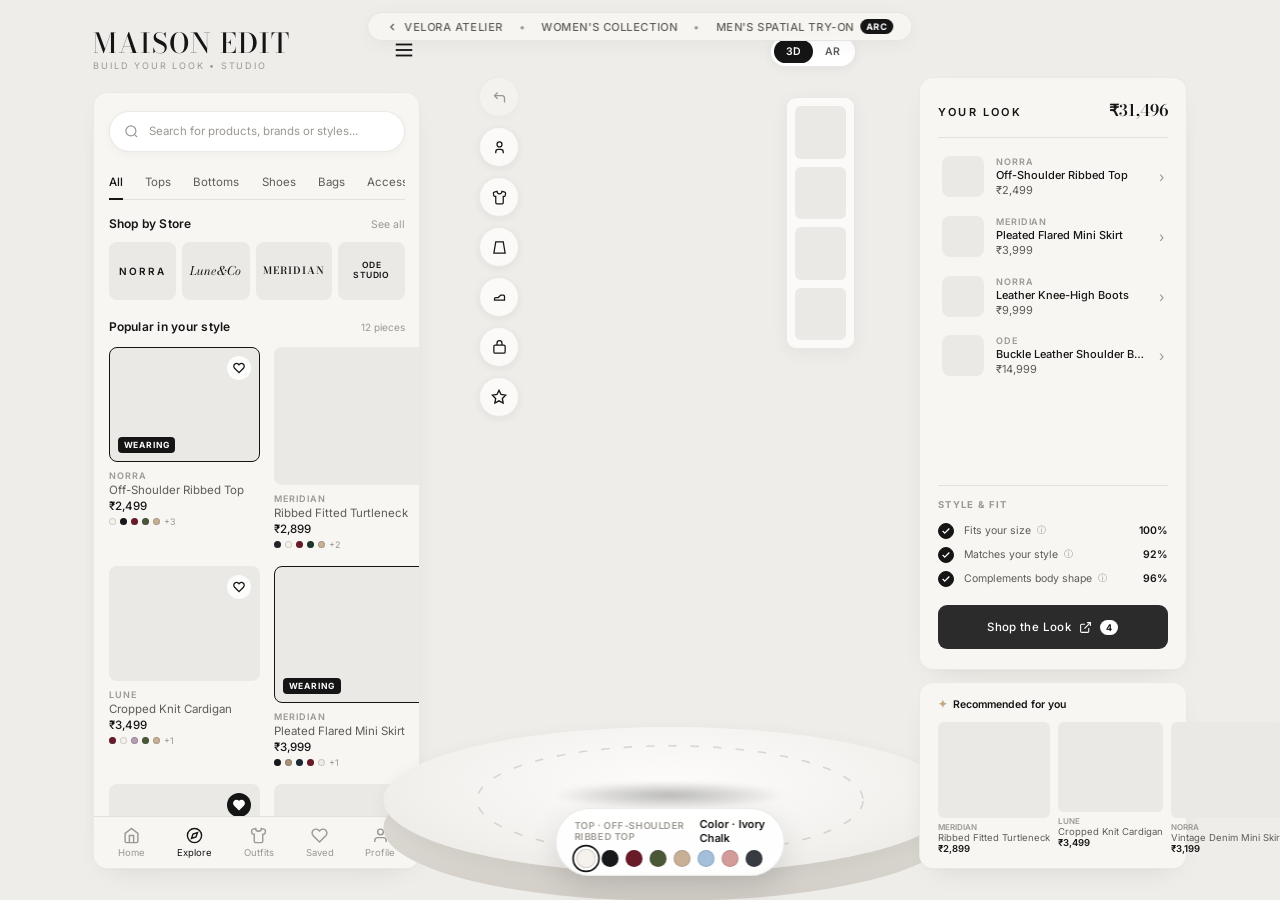
<file: virtual-fit-women.html>
<!DOCTYPE html>
<html lang="en">
<head>
  <meta charset="UTF-8">
  <meta name="viewport" content="width=device-width, initial-scale=1.0">
  <title>Maison Edit — Build Your Look | VELORA Women's Virtual Fitting Atelier</title>

  <!-- Typography: Bodoni Moda & Inter -->
  <link rel="preconnect" href="https://fonts.googleapis.com">
  <link rel="preconnect" href="https://fonts.gstatic.com" crossorigin>
  <link href="https://fonts.googleapis.com/css2?family=Bodoni+Moda:ital,opsz,wght@0,6..96,400..900;1,6..96,400..900&family=Inter:wght@300;400;500;600;700&family=Space+Grotesk:wght@500;700&display=swap" rel="stylesheet">

  <style>
    /* ==========================================================================
       1. Design Tokens & Core Resets
       ========================================================================== */
    :root {
      --page: #efede9;
      --panel: #f7f6f3;
      --tile: #ebe9e5;
      --ink: #151515;
      --ink-2: #5e5c58;
      --mute: #9b9892;
      --line: #e4e1dc;
      --white: #ffffff;
      --accent: #C5A880;
      --success: #22c55e;
      --danger: #ef4444;
      --font-serif: 'Bodoni Moda', Georgia, serif;
      --font-sans: 'Inter', -apple-system, BlinkMacSystemFont, "Segoe UI", Roboto, sans-serif;
      --font-display: 'Space Grotesk', sans-serif;
      --ease-smooth: cubic-bezier(0.16, 1, 0.3, 1);
      --ease-spring: cubic-bezier(0.34, 1.56, 0.64, 1);
      --ease-quad: cubic-bezier(0.45, 0, 0.55, 1);
    }

    *, *::before, *::after {
      box-sizing: border-box;
      margin: 0;
      padding: 0;
      -webkit-font-smoothing: antialiased;
      -moz-osx-font-smoothing: grayscale;
    }

    html, body {
      width: 100%;
      height: 100%;
      overflow: hidden;
      background-color: var(--page);
      color: var(--ink);
      font-family: var(--font-sans);
      font-size: clamp(11px, 0.86vw, 13px);
      user-select: none;
      -webkit-user-select: none;
    }

    button, input {
      font-family: inherit;
      color: inherit;
      border: none;
      background: none;
      outline: none;
    }

    button {
      cursor: pointer;
    }

    a {
      color: inherit;
      text-decoration: none;
    }

    /* Product sheet thumbnail helper (.pt) */
    .pt {
      background-image: url('https://images.higgs.ai/?default=1&output=webp&url=https%3A%2F%2Fd8j0ntlcm91z4.cloudfront.net%2Fuser_38xzZboKViGWJOttwIXH07lWA1P%2Fhf_20261113_132845_faa91ba1-ab25-49d9-8de1-44b84b0d65f7.png&w=1000&q=88');
      background-repeat: no-repeat;
      background-size: 333.46% 584%;
    }

    /* ==========================================================================
       2. Global Boutique Header Pill
       ========================================================================== */
    .velora-topbar {
      position: fixed;
      top: 12px;
      left: 50%;
      transform: translateX(-50%);
      z-index: 1000;
      display: flex;
      align-items: center;
      gap: 16px;
      padding: 6px 18px;
      background: rgba(247, 246, 243, 0.88);
      backdrop-filter: blur(20px);
      -webkit-backdrop-filter: blur(20px);
      border: 1px solid rgba(228, 225, 220, 0.8);
      border-radius: 999px;
      box-shadow: 0 4px 20px rgba(0, 0, 0, 0.04);
      font-size: 11px;
      font-weight: 500;
      letter-spacing: 0.05em;
    }

    .topbar-link {
      display: flex;
      align-items: center;
      gap: 6px;
      color: var(--ink-2);
      transition: color 0.2s ease;
    }

    .topbar-link:hover {
      color: var(--ink);
    }

    .topbar-dot {
      color: var(--mute);
    }

    .topbar-badge {
      background: var(--ink);
      color: var(--white);
      font-size: 9px;
      font-weight: 700;
      padding: 2px 6px;
      border-radius: 999px;
    }

    /* ==========================================================================
       3. Main App Layout (Proportions from 1344 x 752)
       ========================================================================== */
    #app {
      width: 100vw;
      height: 100vh;
      display: grid;
      grid-template-columns: minmax(0, 357fr) minmax(0, 500fr) minmax(0, 292fr);
      padding: 0 7.3vw;
      gap: 1.6vw;
      position: relative;
      overflow: hidden;
    }

    /* Left Column: Shop panel */
    .col-left {
      height: 100vh;
      padding: 2.6vh 0 3.4vh;
      display: flex;
      flex-direction: column;
      position: relative;
      z-index: 10;
    }

    .left-header {
      height: 6vh;
      display: flex;
      align-items: center;
      justify-content: space-between;
      flex-shrink: 0;
    }

    .brand-logo {
      font-family: var(--font-serif);
      font-size: clamp(20px, 2.15vw, 32px);
      font-weight: 500;
      letter-spacing: 0.035em;
      color: var(--ink);
      line-height: 1;
    }

    .brand-subtitle {
      font-family: var(--font-sans);
      font-size: 9px;
      letter-spacing: 0.2em;
      text-transform: uppercase;
      color: var(--mute);
      margin-top: 3px;
    }

    .icon-btn-ghost {
      width: 32px;
      height: 32px;
      display: flex;
      align-items: center;
      justify-content: center;
      color: var(--ink);
      border-radius: 50%;
      transition: background 0.2s ease;
    }

    .icon-btn-ghost:hover {
      background: var(--tile);
    }

    /* Shop Panel Container */
    .shop-panel {
      flex: 1;
      margin-top: 1.6vh;
      background: var(--panel);
      border-radius: 14px;
      box-shadow: 0 1px 1px rgba(0, 0, 0, 0.02), 0 10px 30px -18px rgba(40, 30, 20, 0.18);
      display: flex;
      flex-direction: column;
      overflow: hidden;
      border: 1px solid rgba(228, 225, 220, 0.6);
    }

    /* Search Pill */
    .search-pill-wrap {
      padding: 2vh 1.1vw 0;
      flex-shrink: 0;
    }

    .search-pill {
      height: clamp(34px, 4.6vh, 44px);
      background: var(--white);
      border-radius: 22px;
      display: flex;
      align-items: center;
      padding: 0 14px;
      gap: 10px;
      box-shadow: 0 2px 8px rgba(0, 0, 0, 0.04);
      border: 1px solid rgba(228, 225, 220, 0.7);
    }

    .search-pill svg {
      width: 15px;
      height: 15px;
      color: var(--mute);
      flex-shrink: 0;
    }

    .search-pill input {
      flex: 1;
      font-size: 11.5px;
      color: var(--ink);
    }

    .search-pill input::placeholder {
      color: var(--mute);
    }

    /* Category Tabs */
    .category-tabs-wrap {
      position: relative;
      margin: 1.6vh 1.1vw 0;
      border-bottom: 1px solid var(--line);
      flex-shrink: 0;
    }

    .category-tabs {
      display: flex;
      gap: clamp(12px, 1.75vw, 26px);
      overflow-x: auto;
      scrollbar-width: none;
    }

    .category-tabs::-webkit-scrollbar {
      display: none;
    }

    .cat-tab-btn {
      padding: 8px 0 10px;
      font-size: 11.5px;
      font-weight: 400;
      color: var(--ink-2);
      white-space: nowrap;
      transition: color 0.25s ease;
      position: relative;
    }

    .cat-tab-btn.active {
      color: var(--ink);
      font-weight: 500;
    }

    .cat-indicator-bar {
      position: absolute;
      bottom: -1px;
      height: 2px;
      background: var(--ink);
      transition: left 0.4s cubic-bezier(0.6, 0, 0.2, 1), width 0.4s cubic-bezier(0.6, 0, 0.2, 1);
    }

    /* Shop Scroll Content */
    .shop-scroll-content {
      flex: 1;
      overflow-y: auto;
      padding: 1.8vh 1.1vw;
      scrollbar-width: none;
    }

    .shop-scroll-content::-webkit-scrollbar {
      display: none;
    }

    /* Shop By Store Section */
    .store-section-header {
      display: flex;
      justify-content: space-between;
      align-items: baseline;
      margin-bottom: 1.2vh;
    }

    .section-title {
      font-size: 12px;
      font-weight: 600;
      letter-spacing: 0.02em;
      color: var(--ink);
    }

    .see-all-link {
      font-size: 10.5px;
      color: var(--mute);
      transition: color 0.2s;
    }

    .see-all-link:hover {
      color: var(--ink);
    }

    .store-tiles-grid {
      display: grid;
      grid-template-columns: repeat(4, 1fr);
      gap: 6px;
      margin-bottom: 2.2vh;
    }

    .store-tile-btn {
      height: clamp(40px, 7.6vh, 58px);
      background: var(--tile);
      border-radius: 8px;
      display: flex;
      align-items: center;
      justify-content: center;
      text-align: center;
      padding: 4px 6px;
      border: 1.5px solid transparent;
      transition: transform 0.2s var(--ease-spring), border-color 0.2s, background 0.2s;
    }

    .store-tile-btn:hover {
      transform: translateY(-2px);
    }

    .store-tile-btn.active {
      background: var(--white);
      border-color: var(--ink);
    }

    .store-norra {
      font-family: var(--font-sans);
      font-weight: 600;
      letter-spacing: 0.2em;
      font-size: 10px;
    }

    .store-lune {
      font-family: var(--font-serif);
      font-style: italic;
      font-size: 12px;
    }

    .store-meridian {
      font-family: var(--font-serif);
      font-weight: 600;
      letter-spacing: 0.1em;
      font-size: 10px;
      text-transform: uppercase;
    }

    .store-ode {
      font-family: var(--font-sans);
      font-weight: 600;
      font-size: 8.5px;
      line-height: 1.1;
      letter-spacing: 0.06em;
    }

    /* Product Grid Section */
    .popular-header {
      display: flex;
      justify-content: space-between;
      align-items: baseline;
      margin-bottom: 1.4vh;
    }

    .item-count-badge {
      font-size: 10px;
      color: var(--mute);
    }

    .product-grid {
      display: grid;
      grid-template-columns: repeat(2, 1fr);
      gap: 2vh 1.1vw;
    }

    .product-card {
      display: flex;
      flex-direction: column;
      cursor: pointer;
      position: relative;
    }

    .product-thumb-box {
      width: 100%;
      aspect-ratio: 523 / 400;
      border-radius: 8px;
      position: relative;
      overflow: hidden;
      background-color: var(--tile);
      border: 1.5px solid transparent;
      transition: border-color 0.2s, transform 0.2s ease;
    }

    .product-card:hover .product-thumb-box {
      border-color: #d3cfc8;
    }

    .product-card.is-worn .product-thumb-box {
      border-color: var(--ink) !important;
    }

    .heart-btn {
      position: absolute;
      top: 8px;
      right: 8px;
      width: 24px;
      height: 24px;
      border-radius: 50%;
      background: rgba(255, 255, 255, 0.85);
      backdrop-filter: blur(4px);
      display: flex;
      align-items: center;
      justify-content: center;
      color: var(--ink);
      z-index: 2;
      transition: transform 0.2s var(--ease-spring), background 0.2s;
    }

    .heart-btn:hover {
      transform: scale(1.15);
    }

    .heart-btn.is-hearted {
      background: var(--ink);
      color: var(--white);
    }

    .wearing-tag {
      position: absolute;
      bottom: 8px;
      left: 8px;
      background: var(--ink);
      color: var(--white);
      font-size: 8.5px;
      font-weight: 700;
      letter-spacing: 0.1em;
      text-transform: uppercase;
      padding: 3px 6px;
      border-radius: 4px;
      opacity: 0;
      transform: translateY(6px);
      transition: all 0.3s var(--ease-spring);
      z-index: 2;
    }

    .product-card.is-worn .wearing-tag {
      opacity: 1;
      transform: translateY(0);
    }

    .tryon-chip {
      position: absolute;
      bottom: 8px;
      right: 8px;
      background: rgba(255, 255, 255, 0.95);
      color: var(--ink);
      font-size: 9px;
      font-weight: 600;
      padding: 3px 8px;
      border-radius: 999px;
      opacity: 0;
      transform: translateY(4px);
      transition: all 0.2s ease;
      z-index: 2;
      box-shadow: 0 2px 6px rgba(0, 0, 0, 0.08);
    }

    .product-card:hover .tryon-chip {
      opacity: 1;
      transform: translateY(0);
    }

    .product-info {
      margin-top: 8px;
    }

    .product-store {
      font-size: 9px;
      font-weight: 600;
      text-transform: uppercase;
      letter-spacing: 0.12em;
      color: var(--mute);
    }

    .product-name {
      font-size: 11.5px;
      font-weight: 400;
      color: var(--ink-2);
      margin: 2px 0;
      white-space: nowrap;
      overflow: hidden;
      text-overflow: ellipsis;
    }

    .product-price {
      font-size: 11.5px;
      font-weight: 500;
      color: var(--ink);
    }

    /* Left Panel Bottom Tab Bar */
    .bottom-tabbar {
      height: 52px;
      border-top: 1px solid var(--line);
      background: var(--panel);
      display: flex;
      align-items: center;
      justify-content: space-around;
      flex-shrink: 0;
      padding: 0 8px;
    }

    .nav-tab-btn {
      display: flex;
      flex-direction: column;
      align-items: center;
      gap: 3px;
      font-size: 9.5px;
      color: var(--mute);
      transition: color 0.2s;
    }

    .nav-tab-btn.active,
    .nav-tab-btn:hover {
      color: var(--ink);
    }

    .nav-tab-btn svg {
      width: 17px;
      height: 17px;
    }

    /* ==========================================================================
       4. Centre Column: The Model Stage
       ========================================================================== */
    .col-centre {
      height: 100vh;
      position: relative;
      display: flex;
      align-items: center;
      justify-content: center;
    }

    /* AR Room Photo Background */
    #arRoom {
      position: absolute;
      left: 4%;
      right: 4%;
      top: 2.6vh;
      bottom: 3.4vh;
      border-radius: 16px;
      background-image: url('https://images.higgs.ai/?default=1&output=webp&url=https%3A%2F%2Fd8j0ntlcm91z4.cloudfront.net%2Fuser_38xzZboKViGWJOttwIXH07lWA1P%2Fhf_20261113_132845_2fe30a71-4937-4877-b8df-92bba80bbabe.png&w=1800&q=88');
      background-size: cover;
      background-position: center;
      opacity: 0;
      transform: scale(0.96);
      transition: opacity 0.5s ease, transform 0.5s var(--ease-smooth);
      pointer-events: none;
      z-index: 1;
    }

    #arRoom.active {
      opacity: 1;
      transform: scale(1);
    }

    /* AR Corner Brackets & Scan Line */
    .ar-bracket {
      position: absolute;
      width: 24px;
      height: 24px;
      border: 2px solid rgba(255, 255, 255, 0.85);
      pointer-events: none;
      opacity: 0;
      transition: opacity 0.4s ease;
      z-index: 2;
    }

    #arRoom.active .ar-bracket {
      opacity: 1;
    }

    .ar-tl { top: 16px; left: 16px; border-right: none; border-bottom: none; }
    .ar-tr { top: 16px; right: 16px; border-left: none; border-bottom: none; }
    .ar-bl { bottom: 16px; left: 16px; border-right: none; border-top: none; }
    .ar-br { bottom: 16px; right: 16px; border-left: none; border-top: none; }

    .ar-tag-pill {
      position: absolute;
      bottom: 20px;
      left: 50%;
      transform: translateX(-50%);
      background: rgba(21, 21, 21, 0.85);
      backdrop-filter: blur(12px);
      padding: 6px 14px;
      border-radius: 999px;
      color: var(--white);
      font-size: 10px;
      font-weight: 500;
      letter-spacing: 0.05em;
      display: flex;
      align-items: center;
      gap: 7px;
      opacity: 0;
      transition: opacity 0.4s ease;
      z-index: 3;
    }

    #arRoom.active .ar-tag-pill {
      opacity: 1;
    }

    .pulse-red-dot {
      width: 6px;
      height: 6px;
      border-radius: 50%;
      background: #ef4444;
      animation: pulseDot 1.6s infinite ease-in-out;
    }

    @keyframes pulseDot {
      0%, 100% { opacity: 1; transform: scale(1); }
      50% { opacity: 0.4; transform: scale(1.3); }
    }

    /* 3D / AR Mode Toggle Pill */
    .ar-toggle-wrap {
      position: absolute;
      left: 72%;
      top: 4vh;
      z-index: 30;
      background: var(--white);
      border-radius: 999px;
      padding: 3px;
      display: flex;
      box-shadow: 0 2px 10px rgba(0, 0, 0, 0.06);
      border: 1px solid rgba(228, 225, 220, 0.8);
    }

    .ar-toggle-btn {
      padding: 5px 12px;
      font-size: 10.5px;
      font-weight: 600;
      color: var(--ink-2);
      border-radius: 999px;
      transition: all 0.25s var(--ease-spring);
    }

    .ar-toggle-btn.active {
      background: var(--ink);
      color: var(--white);
    }

    /* Stage Figure & Turntable */
    #figure {
      position: absolute;
      left: 50%;
      top: 4.2vh;
      height: 85.5vh;
      aspect-ratio: 1360 / 2048;
      transform: translateX(-50%);
      z-index: 10;
    }

    #body {
      width: 100%;
      height: 100%;
      perspective: 1600px;
      cursor: grab;
      touch-action: pan-y;
      position: relative;
      transform: scale(var(--women-scale-x, 1), var(--women-scale-y, 1));
      transform-origin: bottom center;
      transition: transform 0.4s cubic-bezier(0.2, 0.8, 0.2, 1);
    }

    #body:active {
      cursor: grabbing;
    }

    #spin {
      width: 100%;
      height: 100%;
      position: relative;
      transform-origin: 50% 100%;
      transform: rotateY(var(--ry, 0deg));
      will-change: transform;
    }

    /* Stacked Canvases for Seamless Blending */
    .model-canvas {
      position: absolute;
      top: 0;
      left: 0;
      width: 100%;
      height: 100%;
      object-fit: contain;
      pointer-events: none;
    }

    #cOld {
      z-index: 1;
    }

    #cNew {
      z-index: 2;
    }

    /* Glowing Glint Line for Sweep Line Animation */
    #glintLine {
      position: absolute;
      left: 0;
      width: 100%;
      height: 2px;
      background: rgba(255, 255, 255, 0.95);
      box-shadow: 0 0 14px 2px rgba(255, 255, 255, 0.9), 0 0 4px #ffffff;
      pointer-events: none;
      z-index: 3;
      opacity: 0;
      transition: opacity 0.15s ease;
    }

    /* Turntable Platform & Pedestal */
    #tt {
      position: absolute;
      width: 112%;
      height: calc(85.5vh * (1360 / 2048) * 1.12 / 3.3);
      left: -6%;
      top: calc(98.6% - 0.40 * (85.5vh * (1360 / 2048) * 1.12 / 3.3));
      pointer-events: none;
      z-index: 0;
    }

    .tt-side {
      position: absolute;
      inset: 16% 0 0 0;
      border-radius: 50%;
      background: linear-gradient(#e2dfda, #d3cfc8);
    }

    .tt-top {
      position: absolute;
      inset: 0 0 16% 0;
      border-radius: 50%;
      background: radial-gradient(ellipse at 50% 38%, #fdfcfb, #f3f1ee 60%, #e7e4df);
      box-shadow: 0 4px 18px rgba(0, 0, 0, 0.05);
      display: flex;
      align-items: center;
      justify-content: center;
    }

    .tt-svg-ring {
      position: absolute;
      width: 90%;
      height: 84%;
      overflow: visible;
    }

    .tt-dash-path {
      fill: none;
      stroke: rgba(0, 0, 0, 0.13);
      stroke-width: 1.2;
      stroke-dasharray: 3 5;
      stroke-dashoffset: 0;
    }

    .tt-label {
      position: absolute;
      bottom: 8%;
      display: flex;
      align-items: center;
      gap: 6px;
      font-size: 10px;
      font-weight: 500;
      letter-spacing: 0.1em;
      color: var(--mute);
      pointer-events: auto;
      cursor: pointer;
      transition: color 0.2s;
    }

    .tt-label:hover {
      color: var(--ink);
    }

    .tt-arrow-left, .tt-arrow-right {
      transition: transform 0.2s var(--ease-spring);
    }

    .tt-label:hover .tt-arrow-left {
      transform: translateX(-3px);
    }

    .tt-label:hover .tt-arrow-right {
      transform: translateX(3px);
    }

    /* Radial Ground Shadow */
    #modelShadow {
      position: absolute;
      top: 96.6%;
      left: 50%;
      width: 46%;
      height: 28px;
      transform: translateX(-50%);
      background: radial-gradient(ellipse at center, rgba(0, 0, 0, 0.26), transparent 70%);
      filter: blur(2px);
      pointer-events: none;
      z-index: 0;
      will-change: transform;
    }

    /* Icon Rail (Left of Model) */
    .stage-rail {
      position: absolute;
      left: 8.4%;
      top: 8.6vh;
      display: flex;
      flex-direction: column;
      gap: clamp(6px, 1.2vh, 10px);
      z-index: 25;
    }

    /* Floating Studio Color Swatch Bar */
    .stage-color-bar {
      position: absolute;
      bottom: 24px;
      left: 50%;
      transform: translateX(-50%);
      z-index: 45;
      background: rgba(255, 255, 255, 0.92);
      backdrop-filter: blur(20px);
      -webkit-backdrop-filter: blur(20px);
      border: 1px solid rgba(0, 0, 0, 0.08);
      box-shadow: 0 12px 32px rgba(0, 0, 0, 0.12);
      border-radius: 999px;
      padding: 8px 18px;
      display: flex;
      flex-direction: column;
      align-items: center;
      gap: 5px;
      pointer-events: auto;
      transition: transform 0.3s cubic-bezier(.2,.8,.2,1), opacity 0.3s ease;
    }

    .color-bar-header {
      display: flex;
      align-items: center;
      gap: 10px;
      font-size: 11px;
      font-weight: 600;
      color: var(--ink);
    }

    .color-piece-label {
      color: var(--mute);
      text-transform: uppercase;
      font-size: 9.5px;
      letter-spacing: 0.06em;
    }

    .color-swatches-row {
      display: flex;
      align-items: center;
      gap: 7px;
    }

    .swatch-dot {
      width: 17px;
      height: 17px;
      border-radius: 50%;
      cursor: pointer;
      border: 1.5px solid rgba(0,0,0,0.12);
      transition: transform 0.2s ease, box-shadow 0.25s ease;
    }

    .swatch-dot:hover {
      transform: scale(1.18);
    }

    .swatch-dot.is-active {
      box-shadow: 0 0 0 2px #fff, 0 0 0 3.5px var(--ink);
      transform: scale(1.15);
    }

    .rail-btn-wrap {
      position: relative;
    }

    .rail-btn {
      width: clamp(30px, 5.2vh, 40px);
      height: clamp(30px, 5.2vh, 40px);
      border-radius: 50%;
      background: #fbfaf8;
      box-shadow: 0 2px 8px rgba(0, 0, 0, 0.06);
      border: 1px solid rgba(228, 225, 220, 0.7);
      display: flex;
      align-items: center;
      justify-content: center;
      color: var(--ink);
      transition: transform 0.2s var(--ease-spring), background 0.2s, color 0.2s;
    }

    .rail-btn:hover {
      transform: scale(1.08);
      background: var(--white);
    }

    .rail-btn.active {
      background: var(--ink);
      color: var(--white);
    }

    .rail-btn:disabled {
      opacity: 0.4;
      cursor: not-allowed;
      transform: none;
    }

    .rail-tooltip {
      position: absolute;
      left: calc(100% + 10px);
      top: 50%;
      transform: translateY(-50%);
      background: var(--ink);
      color: var(--white);
      font-size: 10px;
      font-weight: 500;
      white-space: nowrap;
      padding: 4px 10px;
      border-radius: 999px;
      opacity: 0;
      pointer-events: none;
      transition: opacity 0.2s ease, transform 0.2s ease;
      box-shadow: 0 4px 12px rgba(0, 0, 0, 0.15);
      z-index: 50;
    }

    .rail-btn-wrap:hover .rail-tooltip {
      opacity: 1;
      transform: translateY(-50%) translateX(2px);
    }

    /* Worn Items Strip (Right of Model) */
    .worn-strip {
      position: absolute;
      left: 75.4%;
      top: 10.8vh;
      background: #fbfaf8;
      border-radius: 10px;
      padding: 8px;
      display: flex;
      flex-direction: column;
      gap: 8px;
      box-shadow: 0 4px 18px rgba(0, 0, 0, 0.05);
      border: 1px solid rgba(228, 225, 220, 0.7);
      z-index: 25;
    }

    .strip-slot {
      width: clamp(36px, 4vw, 56px);
      aspect-ratio: 523 / 537;
      border-radius: 6px;
      background-color: var(--tile);
      background-size: 333.46% 435.01%;
      cursor: pointer;
      position: relative;
      border: 1.5px solid transparent;
      transition: border-color 0.2s, transform 0.2s var(--ease-spring);
    }

    .strip-slot:hover {
      border-color: var(--ink);
      transform: scale(1.05);
    }

    .strip-slot.just-changed {
      animation: stripPop 0.45s var(--ease-spring);
    }

    @keyframes stripPop {
      0% { transform: scale(0.6); }
      100% { transform: scale(1); }
    }

    /* ==========================================================================
       5. Right Column: Look Panels
       ========================================================================== */
    .col-right {
      height: 100vh;
      padding: 8.6vh 0 3.4vh;
      display: flex;
      flex-direction: column;
      gap: 1.4vh;
      position: relative;
      z-index: 10;
    }

    /* "YOUR LOOK" Main Panel */
    .look-panel {
      flex: 1;
      background: var(--panel);
      border-radius: 14px;
      box-shadow: 0 1px 1px rgba(0, 0, 0, 0.02), 0 10px 30px -18px rgba(40, 30, 20, 0.18);
      border: 1px solid rgba(228, 225, 220, 0.6);
      display: flex;
      flex-direction: column;
      padding: 2.2vh 1.4vw;
      overflow: hidden;
    }

    .look-panel-header {
      display: flex;
      justify-content: space-between;
      align-items: baseline;
      padding-bottom: 1.6vh;
      border-bottom: 1px solid var(--line);
      flex-shrink: 0;
    }

    .look-heading {
      font-size: 11px;
      font-weight: 600;
      letter-spacing: 0.2em;
      text-transform: uppercase;
      color: var(--ink);
    }

    .look-total-price {
      font-size: 16px;
      font-weight: 600;
      color: var(--ink);
      font-family: var(--font-serif);
    }

    /* 4 Worn Piece Rows */
    .look-rows-list {
      display: flex;
      flex-direction: column;
      gap: 1.2vh;
      margin: 1.6vh 0;
      flex-shrink: 0;
    }

    .look-row-item {
      display: flex;
      align-items: center;
      gap: 12px;
      cursor: pointer;
      padding: 4px;
      border-radius: 8px;
      transition: background 0.2s ease;
    }

    .look-row-item:hover {
      background: rgba(235, 233, 229, 0.5);
    }

    .look-row-thumb {
      width: 42px;
      aspect-ratio: 523 / 450;
      height: min(9vh, 100%);
      border-radius: 8px;
      background-color: var(--tile);
      background-size: 333.46% 519%;
      flex-shrink: 0;
    }

    .look-row-thumb.swap-in {
      animation: swapIn 0.55s var(--ease-spring);
    }

    @keyframes swapIn {
      0% { transform: scale(0.6) rotate(-8deg); }
      100% { transform: scale(1) rotate(0deg); }
    }

    .look-row-details {
      flex: 1;
      min-width: 0;
    }

    .look-row-store {
      font-size: 9px;
      font-weight: 600;
      text-transform: uppercase;
      letter-spacing: 0.1em;
      color: var(--mute);
    }

    .look-row-name {
      font-size: 11px;
      font-weight: 500;
      color: var(--ink);
      white-space: nowrap;
      overflow: hidden;
      text-overflow: ellipsis;
      margin: 1px 0;
    }

    .look-row-price {
      font-size: 11px;
      color: var(--ink-2);
    }

    .look-row-chevron {
      color: var(--mute);
      font-size: 14px;
      transition: transform 0.2s ease, color 0.2s;
    }

    .look-row-item:hover .look-row-chevron {
      transform: translateX(2px);
      color: var(--ink);
    }

    /* Style & Fit Assessment Checks */
    .style-fit-section {
      border-top: 1px solid var(--line);
      padding-top: 1.4vh;
      margin-top: auto;
      flex-shrink: 0;
    }

    .fit-title {
      font-size: 9.5px;
      font-weight: 700;
      letter-spacing: 0.14em;
      text-transform: uppercase;
      color: var(--mute);
      margin-bottom: 1vh;
    }

    .fit-row {
      display: flex;
      align-items: center;
      gap: 10px;
      padding: 4px 0;
      position: relative;
    }

    .check-circle {
      width: 16px;
      height: 16px;
      border-radius: 50%;
      border: 1.5px solid var(--mute);
      display: flex;
      align-items: center;
      justify-content: center;
      transition: all 0.3s var(--ease-spring);
    }

    .check-circle.filled {
      background: var(--ink);
      border-color: var(--ink);
      color: var(--white);
    }

    .check-circle svg {
      width: 10px;
      height: 10px;
      opacity: 0;
      transform: scale(0.5);
      transition: all 0.25s var(--ease-spring);
    }

    .check-circle.filled svg {
      opacity: 1;
      transform: scale(1);
    }

    .fit-label-group {
      flex: 1;
      display: flex;
      align-items: center;
      gap: 6px;
      font-size: 10.5px;
      color: var(--ink-2);
    }

    .info-icon {
      font-size: 9px;
      color: var(--mute);
      cursor: pointer;
    }

    .fit-score {
      font-size: 10.5px;
      font-weight: 600;
      color: var(--ink);
    }

    .fit-bubble-note {
      position: absolute;
      bottom: calc(100% + 4px);
      left: 20px;
      background: var(--ink);
      color: var(--white);
      font-size: 9.5px;
      padding: 4px 10px;
      border-radius: 6px;
      white-space: nowrap;
      opacity: 0;
      pointer-events: none;
      transition: opacity 0.2s ease;
      box-shadow: 0 4px 12px rgba(0, 0, 0, 0.15);
      z-index: 60;
    }

    .fit-row:hover .fit-bubble-note {
      opacity: 1;
    }

    /* "Shop the Look" CTA Button */
    .shop-look-cta {
      margin-top: 1.6vh;
      height: clamp(36px, 5.2vh, 44px);
      background: #2b2b2b;
      border-radius: 9px;
      color: var(--white);
      font-size: 11.5px;
      font-weight: 500;
      letter-spacing: 0.03em;
      display: flex;
      align-items: center;
      justify-content: center;
      gap: 8px;
      position: relative;
      overflow: hidden;
      transition: background 0.2s ease, transform 0.2s var(--ease-spring);
      flex-shrink: 0;
    }

    .shop-look-cta:hover {
      background: #171717;
      transform: translateY(-1px);
    }

    .shop-look-sweep {
      position: absolute;
      top: 0;
      left: -100%;
      width: 100%;
      height: 100%;
      background: linear-gradient(90deg, transparent, rgba(255, 255, 255, 0.25), transparent);
    }

    .shop-look-sweep.run {
      animation: btnSweep 0.6s ease forwards;
    }

    @keyframes btnSweep {
      to { left: 100%; }
    }

    .badge-count {
      background: var(--white);
      color: var(--ink);
      font-size: 9px;
      font-weight: 700;
      padding: 2px 6px;
      border-radius: 999px;
    }

    /* Recommended For You Card (Bottom Right) */
    .recommended-card {
      background: var(--panel);
      border-radius: 14px;
      box-shadow: 0 1px 1px rgba(0, 0, 0, 0.02), 0 10px 30px -18px rgba(40, 30, 20, 0.18);
      border: 1px solid rgba(228, 225, 220, 0.6);
      padding: 1.6vh 1.4vw;
      flex-shrink: 0;
    }

    .rec-header {
      display: flex;
      align-items: center;
      gap: 6px;
      font-size: 10.5px;
      font-weight: 600;
      color: var(--ink);
      margin-bottom: 1.2vh;
    }

    .rec-sparkle {
      color: var(--accent);
    }

    .rec-cards-grid {
      display: grid;
      grid-template-columns: repeat(3, 1fr);
      gap: 8px;
    }

    .rec-item {
      cursor: pointer;
      display: flex;
      flex-direction: column;
    }

    .rec-thumb {
      width: 100%;
      aspect-ratio: 523 / 450;
      border-radius: 6px;
      background-color: var(--tile);
      background-size: 333.46% 519%;
      border: 1.5px solid transparent;
      transition: border-color 0.2s, transform 0.2s ease;
    }

    .rec-item:hover .rec-thumb {
      border-color: var(--ink);
      transform: translateY(-2px);
    }

    .rec-store {
      font-size: 8px;
      font-weight: 600;
      text-transform: uppercase;
      color: var(--mute);
      margin-top: 4px;
    }

    .rec-name {
      font-size: 9.5px;
      color: var(--ink-2);
      white-space: nowrap;
      overflow: hidden;
      text-overflow: ellipsis;
    }

    .rec-price {
      font-size: 9.5px;
      font-weight: 600;
      color: var(--ink);
    }

    /* ==========================================================================
       6. Toast Notification Pill
       ========================================================================== */
    #appToast {
      position: fixed;
      top: 60px;
      left: 50%;
      transform: translateX(-50%) translateY(-20px);
      background: var(--ink);
      color: var(--white);
      font-size: 12px;
      font-weight: 500;
      padding: 7px 18px;
      border-radius: 999px;
      box-shadow: 0 8px 24px rgba(0, 0, 0, 0.2);
      opacity: 0;
      pointer-events: none;
      transition: all 0.3s var(--ease-spring);
      z-index: 2000;
    }

    #appToast.show {
      opacity: 1;
      transform: translateX(-50%) translateY(0);
    }

    /* Flying Thumbnail Animation for Wear and Add to Bag */
    .flying-proxy {
      position: fixed;
      z-index: 5000;
      pointer-events: none;
      border-radius: 8px;
      box-shadow: 0 10px 25px rgba(0, 0, 0, 0.2);
      transition: all 0.55s var(--ease-spring);
    }

    /* ==========================================================================
       7. Responsive Layout Media Queries
       ========================================================================== */
    @media (max-width: 1100px) {
      #app {
        padding: 0 3vw;
        gap: 2vw;
      }
    }

    @media (max-width: 860px) {
      html, body {
        overflow-y: auto !important;
        height: auto;
      }

      #app {
        display: flex;
        flex-direction: column;
        height: auto;
        padding: 70px 16px 40px;
        gap: 32px;
      }

      .col-left {
        height: 88svh;
        order: 3;
        padding: 0;
      }

      .col-centre {
        order: 1;
        height: min(92svh, 820px);
      }

      .col-right {
        order: 2;
        height: auto;
        padding: 0;
      }

      #figure {
        top: 2vh;
        height: 80vh;
      }

      .stage-rail {
        left: 2%;
      }

      .worn-strip {
        left: auto;
        right: 2%;
      }

      .ar-toggle-wrap {
        left: auto;
        right: 4%;
        top: 2vh;
      }
    }
  </style>
</head>
<body>

  <!-- Global Boutique Navigation Pill -->
  <header class="velora-topbar" role="banner">
    <a href="index.html" class="topbar-link">
      <svg width="12" height="12" viewBox="0 0 24 24" fill="none" stroke="currentColor" stroke-width="2.5"><polyline points="15 18 9 12 15 6"/></svg>
      <span>VELORA ATELIER</span>
    </a>
    <span class="topbar-dot">•</span>
    <a href="women.html" class="topbar-link">
      <span>WOMEN'S COLLECTION</span>
    </a>
    <span class="topbar-dot">•</span>
    <a href="virtual-fit-men.html" class="topbar-link">
      <span>MEN'S SPATIAL TRY-ON</span>
      <span class="topbar-badge">ARC</span>
    </a>
  </header>

  <!-- Main 3-Column Experience -->
  <main id="app">

    <!-- 1. LEFT COLUMN: Shop Panel -->
    <section class="col-left" aria-label="Shop Catalog">
      <div class="left-header">
        <div>
          <h1 class="brand-logo">MAISON EDIT</h1>
          <div class="brand-subtitle">Build Your Look • Studio</div>
        </div>
        <button class="icon-btn-ghost" id="menuBtn" aria-label="Menu">
          <svg width="22" height="22" viewBox="0 0 24 24" fill="none" stroke="currentColor" stroke-width="2"><line x1="3" y1="12" x2="21" y2="12"/><line x1="3" y1="6" x2="21" y2="6"/><line x1="3" y1="18" x2="21" y2="18"/></svg>
        </button>
      </div>

      <div class="shop-panel">
        <!-- Search Pill -->
        <div class="search-pill-wrap">
          <div class="search-pill">
            <svg viewBox="0 0 24 24" fill="none" stroke="currentColor" stroke-width="2"><circle cx="11" cy="11" r="8"/><line x1="21" y1="21" x2="16.65" y2="16.65"/></svg>
            <input type="text" id="shopSearchInput" placeholder="Search for products, brands or styles..." autocomplete="off">
          </div>
        </div>

        <!-- Category Tabs -->
        <div class="category-tabs-wrap">
          <div class="category-tabs" id="categoryTabs">
            <button class="cat-tab-btn active" data-cat="all">All</button>
            <button class="cat-tab-btn" data-cat="t">Tops</button>
            <button class="cat-tab-btn" data-cat="k">Bottoms</button>
            <button class="cat-tab-btn" data-cat="s">Shoes</button>
            <button class="cat-tab-btn" data-cat="g">Bags</button>
            <button class="cat-tab-btn" data-cat="acc">Accessories</button>
          </div>
          <div class="cat-indicator-bar" id="catIndicator"></div>
        </div>

        <!-- Scrollable Shop Content -->
        <div class="shop-scroll-content">
          <!-- Shop by Store -->
          <div class="store-section-header">
            <h2 class="section-title">Shop by Store</h2>
            <button class="see-all-link" id="seeAllStoresBtn">See all</button>
          </div>
          <div class="store-tiles-grid">
            <button class="store-tile-btn" data-store="norra">
              <span class="store-norra">NORRA</span>
            </button>
            <button class="store-tile-btn" data-store="lune">
              <span class="store-lune">Lune&Co</span>
            </button>
            <button class="store-tile-btn" data-store="meridian">
              <span class="store-meridian">MERIDIAN</span>
            </button>
            <button class="store-tile-btn" data-store="ode">
              <span class="store-ode">ODE<br>STUDIO</span>
            </button>
          </div>

          <!-- Popular in your style / Product Grid -->
          <div class="popular-header">
            <h2 class="section-title" id="gridHeading">Popular in your style</h2>
            <span class="item-count-badge" id="gridItemCount">12 pieces</span>
          </div>

          <div class="product-grid" id="productGrid">
            <!-- 12 Products injected by JavaScript -->
          </div>
        </div>

        <!-- Bottom Tab Bar -->
        <nav class="bottom-tabbar" aria-label="Studio navigation">
          <button class="nav-tab-btn" id="navHome">
            <svg viewBox="0 0 24 24" fill="none" stroke="currentColor" stroke-width="2"><path d="M3 9l9-7 9 7v11a2 2 0 0 1-2 2H5a2 2 0 0 1-2-2z"/><polyline points="9 22 9 12 15 12 15 22"/></svg>
            <span>Home</span>
          </button>
          <button class="nav-tab-btn active" id="navExplore">
            <svg viewBox="0 0 24 24" fill="none" stroke="currentColor" stroke-width="2"><circle cx="12" cy="12" r="10"/><polygon points="16.24 7.76 14.12 14.12 7.76 16.24 9.88 9.88 16.24 7.76"/></svg>
            <span>Explore</span>
          </button>
          <button class="nav-tab-btn" id="navOutfits">
            <svg viewBox="0 0 24 24" fill="none" stroke="currentColor" stroke-width="2"><path d="M20.38 3.46L16 2a4 4 0 0 1-8 0L3.62 3.46a2 2 0 0 0-1.34 2.23l.58 3.47a1 1 0 0 0 .99.84H6v10c0 1.1.9 2 2 2h8a2 2 0 0 0 2-2V10h2.15a1 1 0 0 0 .99-.84l.58-3.47a2 2 0 0 0-1.34-2.23z"/></svg>
            <span>Outfits</span>
          </button>
          <button class="nav-tab-btn" id="navSaved">
            <svg viewBox="0 0 24 24" fill="none" stroke="currentColor" stroke-width="2"><path d="M20.84 4.61a5.5 5.5 0 0 0-7.78 0L12 5.67l-1.06-1.06a5.5 5.5 0 0 0-7.78 7.78l1.06 1.06L12 21.23l7.78-7.78 1.06-1.06a5.5 5.5 0 0 0 0-7.78z"/></svg>
            <span>Saved</span>
          </button>
          <button class="nav-tab-btn" id="navProfile">
            <svg viewBox="0 0 24 24" fill="none" stroke="currentColor" stroke-width="2"><path d="M20 21v-2a4 4 0 0 0-4-4H8a4 4 0 0 0-4 4v2"/><circle cx="12" cy="7" r="4"/></svg>
            <span>Profile</span>
          </button>
        </nav>
      </div>
    </section>

    <!-- 2. CENTRE COLUMN: The Model Stage -->
    <section class="col-centre" aria-label="Virtual Fitting Stage">

      <!-- AR Room Photo Background -->
      <div id="arRoom">
        <div class="ar-bracket ar-tl"></div>
        <div class="ar-bracket ar-tr"></div>
        <div class="ar-bracket ar-bl"></div>
        <div class="ar-bracket ar-br"></div>
        <div class="ar-tag-pill">
          <span class="pulse-red-dot"></span>
          <span>AR preview • your room</span>
        </div>
      </div>

      <!-- 3D / AR Toggle Pill -->
      <div class="ar-toggle-wrap">
        <button class="ar-toggle-btn active" id="btnMode3D">3D</button>
        <button class="ar-toggle-btn" id="btnModeAR">AR</button>
      </div>

      <!-- Stage Figure (Model + Turntable) -->
      <div id="figure">
        <div id="body">
          <div id="spin">
            <!-- Dual Canvases for Seamless Mask Blending -->
            <canvas id="cOld" class="model-canvas" width="1000" height="1506"></canvas>
            <canvas id="cNew" class="model-canvas" width="1000" height="1506"></canvas>
            <div id="glintLine"></div>
          </div>
        </div>

        <!-- 360° Turntable Platform -->
        <div id="tt">
          <div class="tt-side"></div>
          <div class="tt-top">
            <svg class="tt-svg-ring" viewBox="0 0 300 90">
              <ellipse cx="150" cy="45" rx="142" ry="40" class="tt-dash-path" id="ttRingPath" pathLength="300" />
            </svg>
            <div class="tt-label" id="ttLabel">
              <span class="tt-arrow-left">⟲</span>
              <span>360°</span>
              <span class="tt-arrow-right">⟳</span>
            </div>
          </div>
        </div>

        <!-- Ground Soft Shadow -->
        <div id="modelShadow"></div>
      </div>

      <!-- Left Stage Icon Rail -->
      <div class="stage-rail">
        <!-- Undo Button -->
        <div class="rail-btn-wrap">
          <button class="rail-btn" id="railUndo" disabled aria-label="Undo">
            <svg width="15" height="15" viewBox="0 0 24 24" fill="none" stroke="currentColor" stroke-width="2"><polyline points="9 14 4 9 9 4"/><path d="M20 20v-7a4 4 0 0 0-4-4H4"/></svg>
          </button>
          <div class="rail-tooltip">Undo last piece</div>
        </div>

        <!-- Size / Fit Profile Button -->
        <div class="rail-btn-wrap">
          <button class="rail-btn" id="railSize" aria-label="Size and Body Profile">
            <svg width="15" height="15" viewBox="0 0 24 24" fill="none" stroke="currentColor" stroke-width="2"><circle cx="12" cy="7" r="4"/><path d="M6 21v-2a4 4 0 0 1 4-4h4a4 4 0 0 1 4 4v2"/></svg>
          </button>
          <div class="rail-tooltip">Size M • 165 cm</div>
        </div>

        <!-- Tops Rail Button -->
        <div class="rail-btn-wrap">
          <button class="rail-btn" id="railTop" data-cat="t" aria-label="Cycle Top">
            <svg width="15" height="15" viewBox="0 0 24 24" fill="none" stroke="currentColor" stroke-width="2"><path d="M20.38 3.46L16 2a4 4 0 0 1-8 0L3.62 3.46a2 2 0 0 0-1.34 2.23l.58 3.47a1 1 0 0 0 .99.84H6v10c0 1.1.9 2 2 2h8a2 2 0 0 0 2-2V10h2.15a1 1 0 0 0 .99-.84l.58-3.47a2 2 0 0 0-1.34-2.23z"/></svg>
          </button>
          <div class="rail-tooltip" id="railTipTop">Tops • Off-shoulder top</div>
        </div>

        <!-- Skirts Rail Button -->
        <div class="rail-btn-wrap">
          <button class="rail-btn" id="railSkirt" data-cat="k" aria-label="Cycle Skirt">
            <svg width="15" height="15" viewBox="0 0 24 24" fill="none" stroke="currentColor" stroke-width="2"><polygon points="6 3 18 3 21 21 3 21 6 3"/></svg>
          </button>
          <div class="rail-tooltip" id="railTipSkirt">Skirts • Pleated mini skirt</div>
        </div>

        <!-- Shoes Rail Button -->
        <div class="rail-btn-wrap">
          <button class="rail-btn" id="railShoe" data-cat="s" aria-label="Cycle Shoes">
            <svg width="15" height="15" viewBox="0 0 24 24" fill="none" stroke="currentColor" stroke-width="2"><path d="M4 16v-2a2 2 0 0 1 2-2h4l4-4h4a2 2 0 0 1 2 2v6H4z"/></svg>
          </button>
          <div class="rail-tooltip" id="railTipShoe">Shoes • Leather knee boots</div>
        </div>

        <!-- Bags Rail Button -->
        <div class="rail-btn-wrap">
          <button class="rail-btn" id="railBag" data-cat="g" aria-label="Cycle Bag">
            <svg width="15" height="15" viewBox="0 0 24 24" fill="none" stroke="currentColor" stroke-width="2"><rect x="3" y="8" width="18" height="13" rx="2"/><path d="M8 8V5a4 4 0 0 1 8 0v3"/></svg>
          </button>
          <div class="rail-tooltip" id="railTipBag">Bags • Buckle shoulder bag</div>
        </div>

        <!-- AI Stylist "Surprise Me" -->
        <div class="rail-btn-wrap">
          <button class="rail-btn" id="railStylist" aria-label="AI Stylist Surprise Me">
            <svg width="16" height="16" viewBox="0 0 24 24" fill="none" stroke="currentColor" stroke-width="2"><polygon points="12 2 15.09 8.26 22 9.27 17 14.14 18.18 21.02 12 17.77 5.82 21.02 7 14.14 2 9.27 8.91 8.26 12 2"/></svg>
          </button>
          <div class="rail-tooltip">AI stylist • Surprise me</div>
        </div>
      </div>

      <!-- Right Worn Items Strip -->
      <div class="worn-strip" id="wornStrip">
        <div class="strip-slot pt" id="stripTop" data-cat="t" title="Cycle Top"></div>
        <div class="strip-slot pt" id="stripSkirt" data-cat="k" title="Cycle Skirt"></div>
        <div class="strip-slot pt" id="stripShoe" data-cat="s" title="Cycle Shoes"></div>
        <div class="strip-slot pt" id="stripBag" data-cat="g" title="Cycle Bag"></div>
      </div>

      <!-- Interactive Color Fitting Palette for Active Piece -->
      <div class="stage-color-bar" id="stageColorBar">
        <div class="color-bar-header">
          <span class="color-piece-label" id="colorPieceLabel">Top · Off-Shoulder Ribbed Top</span>
          <span class="color-active-name" id="colorActiveName">Color · Ivory Chalk</span>
        </div>
        <div class="color-swatches-row" id="stageColorDots">
          <!-- Injected dynamically based on active piece -->
        </div>
      </div>

    </section>

    <!-- 3. RIGHT COLUMN: Look Panels -->
    <section class="col-right" aria-label="Current Look Summary">

      <!-- Look Overview Panel -->
      <div class="look-panel">
        <div class="look-panel-header">
          <h2 class="look-heading">YOUR LOOK</h2>
          <div class="look-total-price" id="lookTotalPrice">₹18,499</div>
        </div>

        <!-- 4 Worn Items Rows -->
        <div class="look-rows-list" id="lookRowsList">
          <!-- Injected dynamically -->
        </div>

        <!-- Style & Fit Assessment -->
        <div class="style-fit-section">
          <div class="fit-title">STYLE &amp; FIT</div>

          <!-- Row 1: Fits your size -->
          <div class="fit-row" id="fitRowSize">
            <div class="check-circle filled">
              <svg viewBox="0 0 24 24" fill="none" stroke="currentColor" stroke-width="3"><polyline points="20 6 9 17 4 12"/></svg>
            </div>
            <div class="fit-label-group">
              <span>Fits your size</span>
              <span class="info-icon">ⓘ</span>
            </div>
            <span class="fit-score">100%</span>
            <div class="fit-bubble-note">Size M fits your saved measurements</div>
          </div>

          <!-- Row 2: Matches your style -->
          <div class="fit-row" id="fitRowStyle">
            <div class="check-circle filled" id="checkStyle">
              <svg viewBox="0 0 24 24" fill="none" stroke="currentColor" stroke-width="3"><polyline points="20 6 9 17 4 12"/></svg>
            </div>
            <div class="fit-label-group">
              <span>Matches your style</span>
              <span class="info-icon">ⓘ</span>
            </div>
            <span class="fit-score" id="scoreStyle">92%</span>
            <div class="fit-bubble-note">Based on 4 pieces and your saved styles</div>
          </div>

          <!-- Row 3: Complements your body shape -->
          <div class="fit-row" id="fitRowShape">
            <div class="check-circle filled" id="checkShape">
              <svg viewBox="0 0 24 24" fill="none" stroke="currentColor" stroke-width="3"><polyline points="20 6 9 17 4 12"/></svg>
            </div>
            <div class="fit-label-group">
              <span>Complements body shape</span>
              <span class="info-icon">ⓘ</span>
            </div>
            <span class="fit-score" id="scoreShape">96%</span>
            <div class="fit-bubble-note">Mini length + knee height balance your frame</div>
          </div>
        </div>

        <!-- "Shop the Look" Button -->
        <button class="shop-look-cta" id="shopTheLookBtn">
          <div class="shop-look-sweep" id="shopSweep"></div>
          <span id="shopLookLabel">Shop the Look</span>
          <svg width="13" height="13" viewBox="0 0 24 24" fill="none" stroke="currentColor" stroke-width="2"><path d="M18 13v6a2 2 0 0 1-2 2H5a2 2 0 0 1-2-2V8a2 2 0 0 1 2-2h6"/><polyline points="15 3 21 3 21 9"/><line x1="10" y1="14" x2="21" y2="3"/></svg>
          <span class="badge-count" id="lookItemsCount">4</span>
        </button>
      </div>

      <!-- Recommended For You Card -->
      <div class="recommended-card">
        <div class="rec-header">
          <span class="rec-sparkle">✦</span>
          <span>Recommended for you</span>
        </div>
        <div class="rec-cards-grid" id="recCardsGrid">
          <!-- 3 Recommended items injected by JavaScript -->
        </div>
      </div>

    </section>

  </main>

  <!-- Toast Notification Pill -->
  <div id="appToast" role="status" aria-live="polite">Trying on piece</div>

  <!-- ==========================================================================
       8. Core JavaScript Engine (Canvas Compositor, State & Interactions)
       ========================================================================== -->
  <script>
    (function () {
      "use strict";

      // ------------------------------------------------------------------------
      // 1. Data Definitions & Exact Asset URLs
      // ------------------------------------------------------------------------
      const CDN = 'https://d8j0ntlcm91z4.cloudfront.net/user_38xzZboKViGWJOttwIXH07lWA1P/';
      function H(file, w) {
        return 'https://images.higgs.ai/?default=1&output=webp&url=' + encodeURIComponent(CDN + file) + '&w=' + w + '&q=88';
      }

      const MODEL_URLS = {
        base: H('hf_20261113_132636_5eabfff6-e1ee-4368-b3a9-6582c1f1397b.png', 1000),
        t2:   H('hf_20261113_132720_0affdcfe-f56e-4943-a986-c2e87f5c57ff.png', 1000),
        t3:   H('hf_20261113_132720_f30c45fe-a7d7-4392-97f3-de87f324f3b2.png', 1000),
        k2:   H('hf_20261113_132721_9d39ba54-b830-4e1e-9076-1f45f5be7621.png', 1000),
        k3:   H('hf_20261113_132720_0986c806-cb61-488a-acf7-daa9d1c32adc.png', 1000),
        s2:   H('hf_20261113_132720_8c9da93a-bc4f-4496-957c-56cf9ac47131.png', 1000),
        s3:   H('hf_20261113_132719_dd94cd18-2c72-4272-a4d9-829761077f19.png', 1000),
        g2:   H('hf_20261113_132721_feb73af1-d27a-4122-848a-727dae3be59f.png', 1000),
        g3:   H('hf_20261113_132729_883f3a83-2c13-418d-a959-79708075153f.png', 1000)
      };

      const MASKS_DATA = {"t1":"[data-uri]","k1":"[data-uri]","t2":"[data-uri]","t3":"[data-uri]","k2":"[data-uri]","k3":"[data-uri]","s2":"[data-uri]","s3":"[data-uri]","g2":"[data-uri]","g3":"[data-uri]"};

      const PRODUCTS = [
        { key: 't1', cat: 't', store: 'norra',    name: 'Off-Shoulder Ribbed Top',      price: 29.90, inr: 2499, c: 0, r: 0, tags: ['minimal', 'soft'], colors: [
          { name: 'Ivory Chalk', hex: '#F5F2EB' },
          { name: 'Noir Black', hex: '#18181A' },
          { name: 'Merlot Wine', hex: '#6A1B29' },
          { name: 'Olive Moss', hex: '#4B5838' },
          { name: 'Camel Sand', hex: '#C8B097' },
          { name: 'Sky Mist', hex: '#A3BFD9' },
          { name: 'Rose Blush', hex: '#D49B9B' },
          { name: 'Slate Charcoal', hex: '#383B42' }
        ] },
        { key: 't2', cat: 't', store: 'meridian', name: 'Ribbed Fitted Turtleneck',    price: 34.90, inr: 2899, c: 1, r: 0, tags: ['minimal', 'sharp'], colors: [
          { name: 'Midnight Charcoal', hex: '#222429' },
          { name: 'Ivory Chalk', hex: '#F5F2EB' },
          { name: 'Merlot Wine', hex: '#6A1B29' },
          { name: 'Forest Pine', hex: '#1D382B' },
          { name: 'Camel Sand', hex: '#C8B097' },
          { name: 'Sky Mist', hex: '#A3BFD9' },
          { name: 'Noir Black', hex: '#18181A' }
        ] },
        { key: 't3', cat: 't', store: 'lune',     name: 'Cropped Knit Cardigan', price: 45.00, inr: 3499, c: 2, r: 0, tags: ['romantic', 'wine'], colors: [
          { name: 'Merlot Wine', hex: '#6A1B29' },
          { name: 'Ivory Chalk', hex: '#F5F2EB' },
          { name: 'Soft Lilac', hex: '#B89CB5' },
          { name: 'Olive Moss', hex: '#4B5838' },
          { name: 'Camel Sand', hex: '#C8B097' },
          { name: 'Noir Black', hex: '#18181A' }
        ] },

        { key: 'k1', cat: 'k', store: 'meridian', name: 'Pleated Flared Mini Skirt',     price: 49.99, inr: 3999, c: 0, r: 1, tags: ['minimal', 'sharp'], colors: [
          { name: 'Noir Black', hex: '#18181A' },
          { name: 'Khaki Camel', hex: '#A89379' },
          { name: 'Midnight Navy', hex: '#1B2838' },
          { name: 'Merlot Wine', hex: '#6A1B29' },
          { name: 'Cream Ecru', hex: '#EFEBE4' },
          { name: 'Slate Charcoal', hex: '#383B42' }
        ] },
        { key: 'k2', cat: 'k', store: 'norra',    name: 'Vintage Denim Mini Skirt',       price: 39.90, inr: 3199, c: 1, r: 1, tags: ['casual'], colors: [
          { name: 'Vintage Indigo', hex: '#2E4362' },
          { name: 'Bleached Sky', hex: '#8DAEC4' },
          { name: 'Washed Black', hex: '#262626' },
          { name: 'Chalk White', hex: '#F5F2EB' },
          { name: 'Raw Dark Denim', hex: '#192231' }
        ] },
        { key: 'k3', cat: 'k', store: 'ode',      name: 'Bouclé Tweed A-Line Skirt',     price: 59.00, inr: 4699, c: 2, r: 1, tags: ['romantic', 'soft'], colors: [
          { name: 'Monochrome Noir', hex: '#1F2024' },
          { name: 'Bouclé Wine', hex: '#5A1D2B' },
          { name: 'French Cream', hex: '#F4F1EA' },
          { name: 'Pastel Sage', hex: '#94A388' },
          { name: 'Dusty Rose', hex: '#D49B9B' }
        ] },

        { key: 's1', cat: 's', store: 'norra',    name: 'Leather Knee-High Boots',    price: 129.00, inr: 9999, c: 0, r: 2, tags: ['minimal', 'sharp'], colors: [
          { name: 'Noir Black', hex: '#141416' },
          { name: 'Chestnut Brown', hex: '#5C3A21' },
          { name: 'Warm Cream', hex: '#F5F0E8' }
        ] },
        { key: 's2', cat: 's', store: 'ode',      name: 'Minimalist Leather Sneakers',      price: 89.00, inr: 6999, c: 1, r: 2, tags: ['casual'], colors: [
          { name: 'Chalk White', hex: '#FFFFFF' },
          { name: 'Sand Taupe', hex: '#D9C7B3' },
          { name: 'Noir Black', hex: '#171717' }
        ] },
        { key: 's3', cat: 's', store: 'lune',     name: 'Burgundy Wine Knee Boots',       price: 139.00, inr: 10999, c: 2, r: 2, tags: ['romantic', 'wine'], colors: [
          { name: 'Burgundy Wine', hex: '#5B1D2E' },
          { name: 'Bordeaux Merlot', hex: '#4A1220' },
          { name: 'Obsidian Black', hex: '#141416' }
        ] },

        { key: 'g1', cat: 'g', store: 'ode',      name: 'Buckle Leather Shoulder Bag',   price: 189.00, inr: 14999, c: 0, r: 3, tags: ['minimal', 'sharp'], colors: [
          { name: 'Noir Black', hex: '#141416' },
          { name: 'Camel Sand', hex: '#B9A58F' },
          { name: 'Deep Wine', hex: '#5B1D2E' }
        ] },
        { key: 'g2', cat: 'g', store: 'lune',     name: 'Quilted Crossbody Mini Bag',      price: 159.00, inr: 12499, c: 1, r: 3, tags: ['romantic', 'soft'], colors: [
          { name: 'Soft Cream', hex: '#F5F0E8' },
          { name: 'Noir Black', hex: '#141416' },
          { name: 'Blush Rose', hex: '#D49B9B' }
        ] },
        { key: 'g3', cat: 'g', store: 'meridian', name: 'Wine Structured Top-Handle Bag',   price: 175.00, inr: 13999, c: 2, r: 3, tags: ['romantic', 'wine'], colors: [
          { name: 'Bordeaux Wine', hex: '#5B1D2E' },
          { name: 'Noir Black', hex: '#141416' },
          { name: 'Dark Cherry', hex: '#3E121E' }
        ] }
      ];

      const PRODUCT_MAP = {};
      PRODUCTS.forEach(p => PRODUCT_MAP[p.key] = p);

      // Tile Sheet Origins
      const TX = [44, 610, 1177];
      const TY = [42, 611, 1180, 1749];

      function getTilePos(c, r, ch) {
        const x = (TX[c] / (1744 - 523)) * 100;
        const y = ((TY[r] + (537 - ch) / 2) / (2336 - ch)) * 100;
        return x.toFixed(2) + '% ' + y.toFixed(2) + '%';
      }

      // Region Sweep Ranges
      const REGIONS = {
        t: { top: 0.07, bot: 0.53 },
        k: { top: 0.32, bot: 0.57 },
        s: { top: 0.53, bot: 1.00 },
        g: { top: 0.45, bot: 0.75 }
      };

      // ------------------------------------------------------------------------
      // 2. Application State
      // ------------------------------------------------------------------------
      let currentLook = { t: 't1', k: 'k1', s: 's1', g: 'g1' };
      let activeColorCategory = 't'; // 't' (Tops) or 'k' (Skirts/Bottoms) or 's' (Shoes) or 'g' (Bags)
      const wornColors = { t: null, k: null, s: null, g: null };
      const historyStack = [];
      let savedItems = new Set(['k2']); // Denim mini skirt starts saved
      let activeCatFilter = 'all';
      let activeStoreFilter = null;
      let searchQuery = '';
      let isARActive = false;

      // Loaded Assets Cache
      const modelImgs = {};
      const maskImgs = {};
      let isReady = false;

      // Canvases
      const cOld = document.getElementById('cOld');
      const cNew = document.getElementById('cNew');
      const ctxOld = cOld.getContext('2d');
      const ctxNew = cNew.getContext('2d');
      const offCanvas = document.createElement('canvas');
      offCanvas.width = 1000;
      offCanvas.height = 1506;
      const offCtx = offCanvas.getContext('2d');

      const tintCanvas = document.createElement('canvas');
      tintCanvas.width = 1000;
      tintCanvas.height = 1506;
      const tintCtx = tintCanvas.getContext('2d');

      const glintLine = document.getElementById('glintLine');

      // ------------------------------------------------------------------------
      // 3. Preload Images & Masks
      // ------------------------------------------------------------------------
      function preloadAssets() {
        const promises = [];

        // Preload model photos with crossOrigin
        Object.keys(MODEL_URLS).forEach(key => {
          const p = new Promise(resolve => {
            const img = new Image();
            img.crossOrigin = 'anonymous';
            img.onload = () => { modelImgs[key] = img; resolve(); };
            img.onerror = () => { console.warn('Model img failed:', key); resolve(); };
            img.src = MODEL_URLS[key];
          });
          promises.push(p);
        });

        // Preload soft region masks
        Object.keys(MASKS_DATA).forEach(key => {
          const p = new Promise(resolve => {
            const img = new Image();
            img.onload = () => { maskImgs[key] = img; resolve(); };
            img.onerror = () => { console.warn('Mask img failed:', key); resolve(); };
            img.src = MASKS_DATA[key];
          });
          promises.push(p);
        });

        Promise.all(promises).then(() => {
          isReady = true;
          drawState(ctxOld, currentLook);
          syncAllUI();
        });
      }

      // ------------------------------------------------------------------------
      // 4. Compositor Engine (Whole-Garment Fabric Dye Tinting)
      // ------------------------------------------------------------------------
      function drawState(ctx, look) {
        ctx.clearRect(0, 0, 1000, 1506);
        if (modelImgs.base) {
          ctx.drawImage(modelImgs.base, 0, 0, 1000, 1506);
        }

        // 1. If base garment t1 or k1 has a chosen custom color, tint base region cleanly
        if (look.t === 't1' && wornColors.t && maskImgs['t1']) {
          offCtx.clearRect(0, 0, 1000, 1506);
          offCtx.globalCompositeOperation = 'source-over';
          offCtx.drawImage(maskImgs['t1'], 0, 0, 1000, 1506);
          offCtx.globalCompositeOperation = 'source-in';
          offCtx.drawImage(modelImgs.base, 0, 0, 1000, 1506);

          tintCtx.clearRect(0, 0, 1000, 1506);
          tintCtx.globalCompositeOperation = 'source-over';
          tintCtx.drawImage(maskImgs['t1'], 0, 0, 1000, 1506);
          tintCtx.globalCompositeOperation = 'source-in';
          tintCtx.fillStyle = wornColors.t.hex;
          tintCtx.fillRect(0, 0, 1000, 1506);

          offCtx.globalCompositeOperation = 'multiply';
          offCtx.drawImage(tintCanvas, 0, 0, 1000, 1506);
          offCtx.globalCompositeOperation = 'source-over';

          ctx.globalCompositeOperation = 'destination-out';
          ctx.drawImage(maskImgs['t1'], 0, 0, 1000, 1506);
          ctx.globalCompositeOperation = 'source-over';
          ctx.drawImage(offCanvas, 0, 0, 1000, 1506);
        }

        if (look.k === 'k1' && wornColors.k && maskImgs['k1']) {
          offCtx.clearRect(0, 0, 1000, 1506);
          offCtx.globalCompositeOperation = 'source-over';
          offCtx.drawImage(maskImgs['k1'], 0, 0, 1000, 1506);
          offCtx.globalCompositeOperation = 'source-in';
          offCtx.drawImage(modelImgs.base, 0, 0, 1000, 1506);

          tintCtx.clearRect(0, 0, 1000, 1506);
          tintCtx.globalCompositeOperation = 'source-over';
          tintCtx.drawImage(maskImgs['k1'], 0, 0, 1000, 1506);
          tintCtx.globalCompositeOperation = 'source-in';
          tintCtx.fillStyle = wornColors.k.hex;
          tintCtx.fillRect(0, 0, 1000, 1506);

          offCtx.globalCompositeOperation = 'screen';
          offCtx.drawImage(tintCanvas, 0, 0, 1000, 1506);
          offCtx.globalCompositeOperation = 'multiply';
          offCtx.drawImage(tintCanvas, 0, 0, 1000, 1506);
          offCtx.globalCompositeOperation = 'source-over';

          ctx.globalCompositeOperation = 'destination-out';
          ctx.drawImage(maskImgs['k1'], 0, 0, 1000, 1506);
          ctx.globalCompositeOperation = 'source-over';
          ctx.drawImage(offCanvas, 0, 0, 1000, 1506);
        }

        // 2. Blend order: shoes -> skirt (bottom wear) -> top -> bag
        const order = ['s', 'k', 't', 'g'];
        for (const cat of order) {
          const key = look[cat];
          if (key && !key.endsWith('1') && modelImgs[key] && maskImgs[key]) {
            // Offscreen: draw mask, then source-in variant image
            offCtx.clearRect(0, 0, 1000, 1506);
            offCtx.globalCompositeOperation = 'source-over';
            offCtx.drawImage(maskImgs[key], 0, 0, 1000, 1506);
            offCtx.globalCompositeOperation = 'source-in';
            offCtx.drawImage(modelImgs[key], 0, 0, 1000, 1506);

            // Apply worn garment color if selected
            if (wornColors[cat]) {
              tintCtx.clearRect(0, 0, 1000, 1506);
              tintCtx.globalCompositeOperation = 'source-over';
              tintCtx.drawImage(maskImgs[key], 0, 0, 1000, 1506);
              tintCtx.globalCompositeOperation = 'source-in';
              tintCtx.fillStyle = wornColors[cat].hex;
              tintCtx.fillRect(0, 0, 1000, 1506);

              offCtx.globalCompositeOperation = 'multiply';
              offCtx.drawImage(tintCanvas, 0, 0, 1000, 1506);
              offCtx.globalCompositeOperation = 'source-over';
            }

            // Main canvas: destination-out mask, then lighter with offscreen
            ctx.globalCompositeOperation = 'destination-out';
            ctx.drawImage(maskImgs[key], 0, 0, 1000, 1506);
            ctx.globalCompositeOperation = 'lighter';
            ctx.drawImage(offCanvas, 0, 0, 1000, 1506);
            ctx.globalCompositeOperation = 'source-over';
          }
        }
      }

      // ------------------------------------------------------------------------
      // 5. Sweep Line Animation (720ms Quadratic)
      // ------------------------------------------------------------------------
      let sweepAnimId = null;

      function renderSwap(category) {
        if (!isReady) return;

        if (sweepAnimId) {
          cancelAnimationFrame(sweepAnimId);
          // If mid-sweep, copy current state to cOld
          drawState(ctxOld, currentLook);
        }

        // Draw new state on cNew
        drawState(ctxNew, currentLook);

        const range = REGIONS[category] || { top: 0, bot: 1 };
        const duration = 720;
        const startTime = performance.now();

        glintLine.style.opacity = '1';

        function step(now) {
          const elapsed = now - startTime;
          const t = Math.min(elapsed / duration, 1);
          // Quadratic ease-in-out
          const ease = t < 0.5 ? 2 * t * t : -1 + (4 - 2 * t) * t;
          const y = range.top + (range.bot - range.top) * ease;
          const pct = (y * 100).toFixed(2);

          cNew.style.clipPath = 'inset(0 0 ' + (100 - y * 100).toFixed(2) + '% 0)';
          cOld.style.clipPath = 'inset(' + pct + '% 0 0 0)';

          glintLine.style.top = pct + '%';

          if (t < 1) {
            sweepAnimId = requestAnimationFrame(step);
          } else {
            // Settle
            drawState(ctxOld, currentLook);
            cNew.style.clipPath = 'none';
            cOld.style.clipPath = 'none';
            glintLine.style.opacity = '0';
            sweepAnimId = null;
          }
        }

        sweepAnimId = requestAnimationFrame(step);
      }

      // ------------------------------------------------------------------------
      // 6. Wear, Cycle & Undo Actions
      // ------------------------------------------------------------------------
      function wear(key, sourceElem) {
        const prod = PRODUCT_MAP[key];
        if (!prod) return;

        if (currentLook[prod.cat] === key) {
          activeColorCategory = prod.cat;
          syncColorBar(prod.cat);
          showToast('Already wearing • ' + prod.name);
          return;
        }

        // Push undo history
        historyStack.push({ ...currentLook });
        if (historyStack.length > 25) historyStack.shift();
        document.getElementById('railUndo').disabled = false;

        // Animate flying proxy thumbnail if triggered from a card
        if (sourceElem) {
          animateFlyToStrip(sourceElem, prod.cat);
        }

        activeColorCategory = prod.cat;
        currentLook[prod.cat] = key;
        wornColors[prod.cat] = null;
        renderSwap(prod.cat);
        syncAllUI(prod.cat);
        syncColorBar(prod.cat);
        showToast('Trying on • ' + prod.name);
      }

      function cycle(cat) {
        activeColorCategory = cat;
        wornColors[cat] = null;
        const currentKey = currentLook[cat];
        const num = parseInt(currentKey.charAt(1), 10);
        const nextNum = (num % 3) + 1;
        const nextKey = cat + nextNum;
        wear(nextKey);
      }

      function undo() {
        if (historyStack.length === 0) return;
        const prevLook = historyStack.pop();
        if (historyStack.length === 0) {
          document.getElementById('railUndo').disabled = true;
        }

        // Identify which category changed
        let changedCat = 't';
        for (const cat of ['t', 'k', 's', 'g']) {
          if (prevLook[cat] !== currentLook[cat]) {
            changedCat = cat;
            break;
          }
        }

        currentLook = prevLook;
        renderSwap(changedCat);
        syncAllUI(changedCat);
        showToast('Restored previous look');
      }

      // ------------------------------------------------------------------------
      // 7. AI Stylist (5 Curated Looks with 520ms Staggered Transitions)
      // ------------------------------------------------------------------------
      const STYLIST_LOOKS = [
        { name: 'Monochrome minimal', look: { t: 't2', k: 'k1', s: 's1', g: 'g1' } },
        { name: 'Wine romance',       look: { t: 't3', k: 'k3', s: 's3', g: 'g3' } },
        { name: 'Weekend denim',      look: { t: 't1', k: 'k2', s: 's2', g: 'g2' } },
        { name: 'Soft contrast',      look: { t: 't2', k: 'k3', s: 's3', g: 'g2' } },
        { name: 'Campus cool',        look: { t: 't3', k: 'k2', s: 's2', g: 'g3' } }
      ];

      let stylistIdx = 0;
      let stylistTimeout = null;

      function runAIStylist() {
        const preset = STYLIST_LOOKS[stylistIdx];
        stylistIdx = (stylistIdx + 1) % STYLIST_LOOKS.length;

        showToast('AI stylist • ' + preset.name);

        const cats = ['t', 'k', 's', 'g'];
        cats.forEach((cat, i) => {
          setTimeout(() => {
            const key = preset.look[cat];
            currentLook[cat] = key;
            renderSwap(cat);
            syncAllUI(cat);
          }, i * 520);
        });
      }

      // ------------------------------------------------------------------------
      // 8. Turntable 360° Drag Interaction
      // ------------------------------------------------------------------------
      const bodyElem = document.getElementById('body');
      const spinElem = document.getElementById('spin');
      const ttShadow = document.getElementById('modelShadow');
      const ttRingPath = document.getElementById('ttRingPath');

      let isDragging = false;
      let startX = 0;
      let currentRy = 0;
      let dragVelocity = 0;
      let ringOffset = 0;

      function clamp(val, min, max) {
        return Math.max(min, Math.min(max, val));
      }

      bodyElem.addEventListener('pointerdown', (e) => {
        isDragging = true;
        startX = e.clientX;
        bodyElem.setPointerCapture(e.pointerId);
      });

      bodyElem.addEventListener('pointermove', (e) => {
        if (!isDragging) return;
        const dx = e.clientX - startX;
        startX = e.clientX;
        currentRy = clamp(currentRy + dx * 0.22, -34, 34);
        dragVelocity = dx;
        updateRotation();
      });

      function onPointerUp(e) {
        if (!isDragging) return;
        isDragging = false;
        try { bodyElem.releasePointerCapture(e.pointerId); } catch(err) {}
      }

      bodyElem.addEventListener('pointerup', onPointerUp);
      bodyElem.addEventListener('pointercancel', onPointerUp);

      function updateRotation() {
        spinElem.style.setProperty('--ry', currentRy.toFixed(2) + 'deg');
        ttShadow.style.transform = 'translateX(calc(-50% + ' + (currentRy * 0.8).toFixed(1) + 'px))';
      }

      // Continuous ring ticker and spring back
      function animTick() {
        if (!isDragging && Math.abs(currentRy) > 0.05) {
          currentRy *= 0.92;
          updateRotation();
        } else if (!isDragging && Math.abs(currentRy) <= 0.05 && currentRy !== 0) {
          currentRy = 0;
          updateRotation();
        }

        ringOffset += (0.4 + Math.abs(dragVelocity) * 0.5);
        dragVelocity *= 0.9;
        ttRingPath.style.strokeDashoffset = ringOffset.toFixed(1);

        requestAnimationFrame(animTick);
      }
      requestAnimationFrame(animTick);

      // ------------------------------------------------------------------------
      // 9. UI Synchronization (Look Rows, Grid, Strip, Total, Fit Scores)
      // ------------------------------------------------------------------------
      function syncColorBar(cat) {
        if (cat && (cat === 't' || cat === 'k' || cat === 's' || cat === 'g')) {
          activeColorCategory = cat;
        }
        const currentCat = activeColorCategory || 't';
        const key = currentLook[currentCat];
        const prod = PRODUCT_MAP[key];
        if (!prod || !prod.colors || !prod.colors.length) return;

        const catNames = { t: 'Top', k: 'Skirt', s: 'Shoes', g: 'Bag' };
        const labelElem = document.getElementById('colorPieceLabel');
        const activeNameElem = document.getElementById('colorActiveName');
        const dotsContainer = document.getElementById('stageColorDots');

        const activeColor = wornColors[currentCat] || prod.colors[0];
        if (labelElem) labelElem.textContent = (catNames[currentCat] || 'Piece') + ' · ' + prod.name;
        if (activeNameElem) activeNameElem.textContent = 'Color · ' + activeColor.name;

        if (dotsContainer) {
          dotsContainer.innerHTML = '';
          prod.colors.forEach((col) => {
            const dot = document.createElement('div');
            const isSelected = (wornColors[currentCat]?.hex || prod.colors[0].hex) === col.hex;
            dot.className = 'swatch-dot' + (isSelected ? ' is-active' : '');
            dot.style.backgroundColor = col.hex;
            dot.title = col.name;
            dot.setAttribute('aria-label', col.name);

            dot.addEventListener('click', (e) => {
              e.stopPropagation();
              wornColors[currentCat] = col;
              dotsContainer.querySelectorAll('.swatch-dot').forEach(d => d.classList.remove('is-active'));
              dot.classList.add('is-active');
              if (activeNameElem) activeNameElem.textContent = 'Color · ' + col.name;
              renderSwap(currentCat);
              showToast('Color: ' + col.name + ' · ' + prod.name);
            });

            dotsContainer.appendChild(dot);
          });
        }
      }

      function syncAllUI(changedCat) {
        syncProductGrid();
        syncWornStrip(changedCat);
        syncLookPanel(changedCat);
        syncRailTooltips();
        syncRecommended();
        syncColorBar(changedCat || activeColorCategory);
      }

      // Product Grid Rendering
      const gridContainer = document.getElementById('productGrid');
      const gridHeading = document.getElementById('gridHeading');
      const gridCount = document.getElementById('gridItemCount');

      function syncProductGrid() {
        let filtered = PRODUCTS.filter(p => {
          if (activeCatFilter !== 'all' && p.cat !== activeCatFilter) return false;
          if (activeStoreFilter && p.store !== activeStoreFilter) return false;
          if (searchQuery) {
            const q = searchQuery.toLowerCase();
            const matchName = p.name.toLowerCase().includes(q);
            const matchStore = p.store.toLowerCase().includes(q);
            const matchTags = p.tags.some(t => t.toLowerCase().includes(q));
            if (!matchName && !matchStore && !matchTags) return false;
          }
          return true;
        });

        // Heading updates
        if (activeStoreFilter) {
          gridHeading.textContent = activeStoreFilter.toUpperCase() + ' picks';
        } else if (activeCatFilter === 'saved') {
          filtered = PRODUCTS.filter(p => savedItems.has(p.key));
          gridHeading.textContent = 'Saved pieces';
        } else {
          gridHeading.textContent = 'Popular in your style';
        }
        gridCount.textContent = filtered.length + ' pieces';

        gridContainer.innerHTML = '';
        filtered.forEach((p, idx) => {
          const isWorn = currentLook[p.cat] === p.key;
          const isHearted = savedItems.has(p.key);
          const bgPos = getTilePos(p.c, p.r, 400);

          const card = document.createElement('div');
          card.className = 'product-card' + (isWorn ? ' is-worn' : '');
          card.style.animation = 'fadeInUp 0.38s ease ' + (idx * 0.035) + 's both';

          card.innerHTML = `
            <div class="product-thumb-box pt" style="background-position: ${bgPos};">
              <button class="heart-btn ${isHearted ? 'is-hearted' : ''}" data-key="${p.key}" aria-label="Save piece">
                <svg width="12" height="12" viewBox="0 0 24 24" fill="${isHearted ? 'currentColor' : 'none'}" stroke="currentColor" stroke-width="2.5"><path d="M20.84 4.61a5.5 5.5 0 0 0-7.78 0L12 5.67l-1.06-1.06a5.5 5.5 0 0 0-7.78 7.78l1.06 1.06L12 21.23l7.78-7.78 1.06-1.06a5.5 5.5 0 0 0 0-7.78z"/></svg>
              </button>
              <div class="wearing-tag">WEARING</div>
              <div class="tryon-chip">Try on</div>
            </div>
            <div class="product-info">
              <div class="product-store">${p.store}</div>
              <div class="product-name">${p.name}</div>
              <div class="product-price">₹${(p.inr || Math.round(p.price * 80)).toLocaleString('en-IN')}</div>
              ${p.colors ? `<div style="display:flex;gap:4px;margin-top:5px;align-items:center;">${p.colors.slice(0, 5).map(c => `<span style="width:7px;height:7px;border-radius:50%;background:${c.hex};display:inline-block;border:1px solid rgba(0,0,0,0.15);" title="${c.name}"></span>`).join('')}${p.colors.length > 5 ? `<span style="font-size:9px;color:var(--mute);line-height:7px;">+${p.colors.length - 5}</span>` : ''}</div>` : ''}
            </div>
          `;

          // Card Click Wears
          card.addEventListener('click', (e) => {
            if (e.target.closest('.heart-btn')) return;
            wear(p.key, card.querySelector('.product-thumb-box'));
          });

          // Heart button toggle
          const hBtn = card.querySelector('.heart-btn');
          hBtn.addEventListener('click', (e) => {
            e.stopPropagation();
            if (savedItems.has(p.key)) {
              savedItems.delete(p.key);
              showToast('Removed from Saved');
            } else {
              savedItems.add(p.key);
              showToast('Saved to Wishlist • ' + p.name);
            }
            syncProductGrid();
          });

          gridContainer.appendChild(card);
        });
      }

      // Worn Items Strip
      function syncWornStrip(changedCat) {
        const slots = {
          t: document.getElementById('stripTop'),
          k: document.getElementById('stripSkirt'),
          s: document.getElementById('stripShoe'),
          g: document.getElementById('stripBag')
        };

        ['t', 'k', 's', 'g'].forEach(cat => {
          const prod = PRODUCT_MAP[currentLook[cat]];
          if (prod) {
            slots[cat].style.backgroundPosition = getTilePos(prod.c, prod.r, 537);
            if (changedCat === cat) {
              slots[cat].classList.remove('just-changed');
              void slots[cat].offsetWidth; // reflow
              slots[cat].classList.add('just-changed');
            }
          }
        });
      }

      // Look Panel Rows & Pricing Counter
      let currentTotalVal = 18499;
      const totalDisplay = document.getElementById('lookTotalPrice');
      const lookRowsContainer = document.getElementById('lookRowsList');

      function syncLookPanel(changedCat) {
        // Calculate total in Indian Rupees
        const total = Object.values(currentLook).reduce((acc, k) => acc + (PRODUCT_MAP[k]?.inr || Math.round((PRODUCT_MAP[k]?.price || 0) * 80)), 0);
        animatePriceCount(currentTotalVal, total);
        currentTotalVal = total;

        // Render 4 rows
        lookRowsContainer.innerHTML = '';
        ['t', 'k', 's', 'g'].forEach(cat => {
          const prod = PRODUCT_MAP[currentLook[cat]];
          if (!prod) return;

          const row = document.createElement('div');
          row.className = 'look-row-item';
          const bgPos = getTilePos(prod.c, prod.r, 450);

          row.innerHTML = `
            <div class="look-row-thumb pt ${changedCat === cat ? 'swap-in' : ''}" style="background-position: ${bgPos};"></div>
            <div class="look-row-details">
              <div class="look-row-store">${prod.store}</div>
              <div class="look-row-name">${prod.name}</div>
              <div class="look-row-price">₹${(prod.inr || Math.round(prod.price * 80)).toLocaleString('en-IN')}</div>
            </div>
            <div class="look-row-chevron">›</div>
          `;

          // Clicking row cycles that category and filters shop
          row.addEventListener('click', () => {
            cycle(cat);
            setActiveCatTab(cat);
          });

          // Hovering row outlines matching strip slot
          const slot = document.getElementById('strip' + (cat === 't' ? 'Top' : cat === 'k' ? 'Skirt' : cat === 's' ? 'Shoe' : 'Bag'));
          row.addEventListener('mouseenter', () => {
            if (slot) slot.style.borderColor = 'var(--ink)';
          });
          row.addEventListener('mouseleave', () => {
            if (slot) slot.style.borderColor = 'transparent';
          });

          lookRowsContainer.appendChild(row);
        });

        // Update Fit Scores
        updateFitScores();
      }

      function animatePriceCount(from, to) {
        const duration = 600;
        const start = performance.now();
        function update(now) {
          const elapsed = now - start;
          const t = Math.min(elapsed / duration, 1);
          // Ease-out cubic
          const ease = 1 - Math.pow(1 - t, 3);
          const current = from + (to - from) * ease;
          totalDisplay.textContent = '₹' + Math.round(current).toLocaleString('en-IN');
          if (t < 1) requestAnimationFrame(update);
        }
        requestAnimationFrame(update);
      }

      // Style & Fit Assessment Calculations
      function updateFitScores() {
        // Tag frequency count across 4 worn pieces
        const tagCounts = {};
        ['t', 'k', 's', 'g'].forEach(cat => {
          const p = PRODUCT_MAP[currentLook[cat]];
          if (p) p.tags.forEach(t => tagCounts[t] = (tagCounts[t] || 0) + 1);
        });
        const maxTagCount = Math.max(...Object.values(tagCounts), 1);
        const styleScore = Math.min(56 + 9 * maxTagCount, 99);

        // Shape Score calculation
        let shapeBonus = 6;
        if (currentLook.k === 'k1') shapeBonus = 14;
        else if (currentLook.k === 'k3') shapeBonus = 10;
        if (currentLook.s !== 's2') shapeBonus += 4; // bonus if no sneakers
        const shapeScore = 78 + shapeBonus;

        document.getElementById('scoreStyle').textContent = styleScore + '%';
        document.getElementById('scoreShape').textContent = shapeScore + '%';

        // Check fill >= 80
        const checkStyle = document.getElementById('checkStyle');
        const checkShape = document.getElementById('checkShape');
        if (styleScore >= 80) checkStyle.classList.add('filled');
        else checkStyle.classList.remove('filled');

        if (shapeScore >= 80) checkShape.classList.add('filled');
        else checkShape.classList.remove('filled');
      }

      // Rail Tooltips
      function syncRailTooltips() {
        document.getElementById('railTipTop').textContent = 'Tops • ' + PRODUCT_MAP[currentLook.t].name;
        document.getElementById('railTipSkirt').textContent = 'Skirts • ' + PRODUCT_MAP[currentLook.k].name;
        document.getElementById('railTipShoe').textContent = 'Shoes • ' + PRODUCT_MAP[currentLook.s].name;
        document.getElementById('railTipBag').textContent = 'Bags • ' + PRODUCT_MAP[currentLook.g].name;
      }

      // Recommended For You (3 Unworn pieces matching top's mood)
      const recContainer = document.getElementById('recCardsGrid');
      function syncRecommended() {
        const topProd = PRODUCT_MAP[currentLook.t];
        const primaryTag = topProd?.tags[0] || 'minimal';

        // Filter unworn pieces
        const wornKeys = new Set(Object.values(currentLook));
        const unworn = PRODUCTS.filter(p => !wornKeys.has(p.key));

        // Sort: matching primary tag first
        unworn.sort((a, b) => {
          const aMatch = a.tags.includes(primaryTag) ? 1 : 0;
          const bMatch = b.tags.includes(primaryTag) ? 1 : 0;
          return bMatch - aMatch;
        });

        const recs = unworn.slice(0, 3);
        recContainer.innerHTML = '';
        recs.forEach(p => {
          const card = document.createElement('div');
          card.className = 'rec-item';
          const bgPos = getTilePos(p.c, p.r, 450);

          card.innerHTML = `
            <div class="rec-thumb pt" style="background-position: ${bgPos};"></div>
            <div class="rec-store">${p.store}</div>
            <div class="rec-name">${p.name}</div>
            <div class="rec-price">₹${(p.inr || Math.round(p.price * 80)).toLocaleString('en-IN')}</div>
          `;

          card.addEventListener('click', () => {
            wear(p.key, card.querySelector('.rec-thumb'));
          });

          recContainer.appendChild(card);
        });
      }

      // ------------------------------------------------------------------------
      // 10. Flying Proxy Animation Helper
      // ------------------------------------------------------------------------
      function animateFlyToStrip(fromElem, cat) {
        const targetSlot = document.getElementById('strip' + (cat === 't' ? 'Top' : cat === 'k' ? 'Skirt' : cat === 's' ? 'Shoe' : 'Bag'));
        if (!fromElem || !targetSlot) return;

        const fromRect = fromElem.getBoundingClientRect();
        const toRect = targetSlot.getBoundingClientRect();

        const proxy = document.createElement('div');
        proxy.className = 'flying-proxy pt';
        proxy.style.backgroundImage = fromElem.style.backgroundImage;
        proxy.style.backgroundPosition = fromElem.style.backgroundPosition;
        proxy.style.backgroundSize = fromElem.style.backgroundSize;
        proxy.style.left = fromRect.left + 'px';
        proxy.style.top = fromRect.top + 'px';
        proxy.style.width = fromRect.width + 'px';
        proxy.style.height = fromRect.height + 'px';

        document.body.appendChild(proxy);

        requestAnimationFrame(() => {
          proxy.style.left = toRect.left + 'px';
          proxy.style.top = toRect.top + 'px';
          proxy.style.width = toRect.width + 'px';
          proxy.style.height = toRect.height + 'px';
          proxy.style.opacity = '0.5';
          proxy.style.transform = 'scale(0.8)';
        });

        setTimeout(() => {
          proxy.remove();
        }, 580);
      }

      // ------------------------------------------------------------------------
      // 11. Event Handlers & Interactions
      // ------------------------------------------------------------------------

      // Category Tabs & Sliding Indicator
      const catTabs = document.querySelectorAll('.cat-tab-btn');
      const catIndicator = document.getElementById('catIndicator');

      function updateCatIndicator(btn) {
        if (!btn) return;
        catIndicator.style.left = btn.offsetLeft + 'px';
        catIndicator.style.width = btn.offsetWidth + 'px';
      }

      function setActiveCatTab(cat) {
        catTabs.forEach(b => {
          if (b.dataset.cat === cat) {
            b.classList.add('active');
            updateCatIndicator(b);
          } else {
            b.classList.remove('active');
          }
        });
        activeCatFilter = cat;
        if (cat === 't' || cat === 'k' || cat === 's' || cat === 'g') {
          activeColorCategory = cat;
          syncColorBar(cat);
        }
        syncProductGrid();
      }

      catTabs.forEach(btn => {
        btn.addEventListener('click', () => {
          setActiveCatTab(btn.dataset.cat);
        });
      });
      setTimeout(() => updateCatIndicator(document.querySelector('.cat-tab-btn.active')), 100);

      // Search Pill Live Filter
      const searchInput = document.getElementById('shopSearchInput');
      searchInput.addEventListener('input', (e) => {
        searchQuery = e.target.value.trim();
        syncProductGrid();
      });

      // Store Tiles Filter
      const storeBtns = document.querySelectorAll('.store-tile-btn');
      storeBtns.forEach(btn => {
        btn.addEventListener('click', () => {
          const store = btn.dataset.store;
          if (activeStoreFilter === store) {
            activeStoreFilter = null;
            btn.classList.remove('active');
          } else {
            activeStoreFilter = store;
            storeBtns.forEach(b => b.classList.remove('active'));
            btn.classList.add('active');
          }
          syncProductGrid();
        });
      });

      document.getElementById('seeAllStoresBtn').addEventListener('click', () => {
        activeStoreFilter = null;
        storeBtns.forEach(b => b.classList.remove('active'));
        syncProductGrid();
      });

      // Rail Buttons
      document.getElementById('railUndo').addEventListener('click', undo);

      // Rail Size Cycling with Proportional Model Fit
      const WOMEN_SIZES = [
        { size: 'XS', label: 'Size XS • 160 cm • Petite Fit', sx: 0.965, sy: 0.985 },
        { size: 'S',  label: 'Size S • 163 cm • Slim Fit',    sx: 0.982, sy: 0.992 },
        { size: 'M',  label: 'Size M • 165 cm • Regular Fit', sx: 1.000, sy: 1.000 },
        { size: 'L',  label: 'Size L • 168 cm • Relaxed Fit', sx: 1.035, sy: 1.015 },
        { size: 'XL', label: 'Size XL • 170 cm • Comfort Fit', sx: 1.070, sy: 1.025 }
      ];
      let womenSizeIdx = 2; // Default M

      document.getElementById('railSize').addEventListener('click', () => {
        womenSizeIdx = (womenSizeIdx + 1) % WOMEN_SIZES.length;
        const curr = WOMEN_SIZES[womenSizeIdx];
        const bodyEl = document.getElementById('body');
        if (bodyEl) {
          bodyEl.style.setProperty('--women-scale-x', curr.sx);
          bodyEl.style.setProperty('--women-scale-y', curr.sy);
        }
        const tip = document.querySelector('#railSize + .rail-tooltip');
        if (tip) tip.textContent = curr.label;
        showToast(curr.label);
      });
      document.getElementById('railTop').addEventListener('click', () => { cycle('t'); setActiveCatTab('t'); });
      document.getElementById('railSkirt').addEventListener('click', () => { cycle('k'); setActiveCatTab('k'); });
      document.getElementById('railShoe').addEventListener('click', () => { cycle('s'); setActiveCatTab('s'); });
      document.getElementById('railBag').addEventListener('click', () => { cycle('g'); setActiveCatTab('g'); });
      document.getElementById('railStylist').addEventListener('click', runAIStylist);

      // Worn Strip Slots Click
      document.getElementById('stripTop').addEventListener('click', () => { cycle('t'); setActiveCatTab('t'); });
      document.getElementById('stripSkirt').addEventListener('click', () => { cycle('k'); setActiveCatTab('k'); });
      document.getElementById('stripShoe').addEventListener('click', () => { cycle('s'); setActiveCatTab('s'); });
      document.getElementById('stripBag').addEventListener('click', () => { cycle('g'); setActiveCatTab('g'); });

      // AR Mode Toggle
      const btn3D = document.getElementById('btnMode3D');
      const btnAR = document.getElementById('btnModeAR');
      const arRoom = document.getElementById('arRoom');

      btn3D.addEventListener('click', () => {
        btn3D.classList.add('active');
        btnAR.classList.remove('active');
        arRoom.classList.remove('active');
        isARActive = false;
        showToast('Studio 3D view active');
      });

      btnAR.addEventListener('click', () => {
        btnAR.classList.add('active');
        btn3D.classList.remove('active');
        arRoom.classList.add('active');
        isARActive = true;
        showToast('AR preview mode • fitting room active');
      });

      // Bottom Nav Bar Links
      document.getElementById('navHome').addEventListener('click', () => {
        activeCatFilter = 'all';
        activeStoreFilter = null;
        searchQuery = '';
        searchInput.value = '';
        storeBtns.forEach(b => b.classList.remove('active'));
        setActiveCatTab('all');
        showToast('Filters reset');
      });

      document.getElementById('navExplore').addEventListener('click', () => {
        setActiveCatTab('all');
      });

      document.getElementById('navOutfits').addEventListener('click', runAIStylist);

      document.getElementById('navSaved').addEventListener('click', () => {
        setActiveCatTab('saved');
      });

      document.getElementById('navProfile').addEventListener('click', () => {
        showToast('Atelier Profile • 165 cm • Size M • Preferred Style: Minimal Modern');
      });

      // "Shop the Look" - Seamless Bag Integration with VELORA Cart
      const shopTheLookBtn = document.getElementById('shopTheLookBtn');
      const shopSweep = document.getElementById('shopSweep');
      const shopLookLabel = document.getElementById('shopLookLabel');

      shopTheLookBtn.addEventListener('click', () => {
        // Trigger visual sweep
        shopSweep.classList.remove('run');
        void shopSweep.offsetWidth;
        shopSweep.classList.add('run');

        // Add all 4 pieces to localStorage cart
        try {
          let cart = JSON.parse(localStorage.getItem('velora_cart') || '[]');
          ['t', 'k', 's', 'g'].forEach(cat => {
            const p = PRODUCT_MAP[currentLook[cat]];
            if (p) {
              const existing = cart.find(item => item.id === p.key);
              if (existing) {
                existing.quantity = (existing.quantity || 1) + 1;
              } else {
                cart.push({
                  id: p.key,
                  name: p.name,
                  price: p.inr || Math.round(p.price * 80),
                  image: 'https://images.higgs.ai/?default=1&output=webp&url=https%3A%2F%2Fd8j0ntlcm91z4.cloudfront.net%2Fuser_38xzZboKViGWJOttwIXH07lWA1P%2Fhf_20261113_132845_faa91ba1-ab25-49d9-8de1-44b84b0d65f7.png&w=600&q=88',
                  size: 'M',
                  quantity: 1,
                  department: 'women'
                });
              }
            }
          });
          localStorage.setItem('velora_cart', JSON.stringify(cart));
        } catch(err) {
          console.error('Cart sync error:', err);
        }

        // Animate button label
        shopLookLabel.textContent = 'Added • View Bag';
        setTimeout(() => {
          shopLookLabel.textContent = 'Shop the Look';
        }, 2200);

        showToast('4 pieces added to VELORA Atelier Bag • ' + totalDisplay.textContent);
      });

      // Toast Notification Engine
      let toastTimer = null;
      const toastElem = document.getElementById('appToast');

      function showToast(msg) {
        if (toastTimer) clearTimeout(toastTimer);
        toastElem.textContent = msg;
        toastElem.classList.add('show');
        toastTimer = setTimeout(() => {
          toastElem.classList.remove('show');
          toastTimer = null;
        }, 1800);
      }

      // Initialize
      preloadAssets();

    })();
  </script>
</body>
</html>
</file>
<file: css/style.css>
/* ==========================================================================
   VELORA — Luxury Men & Women Fashion E-Commerce Design System
   "Fashion Beyond Boundaries"
   Pure CSS3 Architecture (No Frameworks, No Preprocessors)
   ========================================================================== */

/* --------------------------------------------------------------------------
   1. Design Tokens & CSS Custom Properties
   -------------------------------------------------------------------------- */
:root {
  /* Strict Brand Palette */
  --color-charcoal: #171717;
  --color-charcoal-light: #242424;
  --color-charcoal-surface: #1E1E1E;
  
  --color-cream: #F5F0E8;
  --color-cream-light: #FAF7F2;
  --color-cream-dark: #EDE4D8;
  
  --color-taupe: #B5A490;
  --color-taupe-light: #C8B9A6;
  --color-taupe-dark: #91806C;
  
  --color-sand: #E2D7CC;
  --color-sand-light: #ECE3DA;
  --color-sand-dark: #C5B7A8;
  
  /* Luxury Champagne & Noir Accents (Replaces generic purple) */
  --color-accent-gold: #C5A880;
  --color-accent-gold-hover: #B5976D;
  --color-accent-gold-subtle: rgba(197, 168, 128, 0.12);
  --color-accent-gold-border: rgba(197, 168, 128, 0.35);
  
  --color-soft-violet: #C5A880;
  --color-soft-violet-hover: #B5976D;
  --color-soft-violet-glow: rgba(197, 168, 128, 0.20);
  --color-soft-violet-subtle: rgba(197, 168, 128, 0.10);
  
  --color-white: #FFFFFF;
  --color-black: #0E0E0E;

  /* Surface Theming (Shopping Experience on Warm Alabaster) */
  --color-bg-base: #FAF8F5;
  --color-bg-surface: #FFFFFF;
  --color-bg-surface-elevated: #F7F4EE;
  --color-bg-card: #FFFFFF;
  --color-bg-card-media: #F0ECE5;
  
  /* Text Colors */
  --color-text-primary: #121212;
  --color-text-secondary: #524E48;
  --color-text-muted: #827B72;
  --color-text-dim: #A8A095;
  --color-text-inverse: #FFFFFF;

  /* Borders */
  --border-subtle: rgba(18, 18, 18, 0.07);
  --border-medium: rgba(18, 18, 18, 0.14);
  --border-taupe: rgba(181, 164, 144, 0.45);
  --border-focus: #121212;
  
  /* Luxury Gradients */
  --gradient-violet: linear-gradient(180deg, #1C1C1C 0%, #111111 100%);
  --gradient-gold: linear-gradient(135deg, #D4BE9B 0%, #B8966C 100%);
  --gradient-charcoal: linear-gradient(180deg, #1C1C1C 0%, #111111 100%);
  --gradient-sand: linear-gradient(135deg, #EAE0D6 0%, #D8C7B5 100%);
  --gradient-overlay-dark: linear-gradient(180deg, rgba(14, 14, 14, 0.15) 0%, rgba(14, 14, 14, 0.5) 50%, rgba(14, 14, 14, 0.92) 100%);
  --gradient-overlay-subtle: linear-gradient(180deg, rgba(14, 14, 14, 0) 40%, rgba(14, 14, 14, 0.75) 100%);

  /* Typography */
  --font-heading: 'Space Grotesk', -apple-system, BlinkMacSystemFont, "Segoe UI", Roboto, sans-serif;
  --font-body: 'Inter', -apple-system, BlinkMacSystemFont, "Segoe UI", Roboto, sans-serif;
  --font-serif: 'Playfair Display', Georgia, serif;
  --font-mono: 'Space Mono', ui-monospace, SFMono-Regular, monospace;

  /* Spacing Scale (4px Grid) */
  --space-2: 2px;
  --space-4: 4px;
  --space-8: 8px;
  --space-12: 12px;
  --space-16: 16px;
  --space-20: 20px;
  --space-24: 24px;
  --space-32: 32px;
  --space-40: 40px;
  --space-48: 48px;
  --space-64: 64px;
  --space-80: 80px;
  --space-96: 96px;
  --space-120: 120px;

  /* Layout */
  --container-max-width: 1400px;
  --header-height: 80px;
  --announcement-height: 42px;
  --radius-sm: 3px;
  --radius-md: 6px;
  --radius-lg: 14px;
  --radius-full: 9999px;

  /* Shadows (Refined Minimalist Elevation) */
  --shadow-sm: 0 2px 8px rgba(18, 18, 18, 0.04);
  --shadow-md: 0 10px 30px rgba(18, 18, 18, 0.07);
  --shadow-lg: 0 20px 50px rgba(18, 18, 18, 0.11);
  --shadow-dark: 0 20px 50px rgba(0, 0, 0, 0.45);
  --shadow-violet: 0 8px 24px rgba(0, 0, 0, 0.15);
  --shadow-gold: 0 8px 28px rgba(197, 168, 128, 0.28);

  /* Transitions */
  --ease-smooth: cubic-bezier(0.16, 1, 0.3, 1);
  --ease-spring: cubic-bezier(0.34, 1.56, 0.64, 1);
}

/* --------------------------------------------------------------------------
   2. Reset & Document Setup
   -------------------------------------------------------------------------- */
*, *::before, *::after {
  box-sizing: border-box;
  margin: 0;
  padding: 0;
}

html {
  font-size: 16px;
  scroll-behavior: smooth;
  -webkit-font-smoothing: antialiased;
  -moz-osx-font-smoothing: grayscale;
  background-color: var(--color-bg-base);
  color: var(--color-text-primary);
}

body {
  font-family: var(--font-body);
  line-height: 1.6;
  background-color: var(--color-bg-base);
  color: var(--color-text-primary);
  overflow-x: hidden;
  position: relative;
}

body.drawer-open,
body.modal-open {
  overflow: hidden;
}

/* Subtle Bespoke Film Grain Overlay */
.film-grain-overlay {
  position: fixed;
  top: 0;
  left: 0;
  width: 100vw;
  height: 100vh;
  pointer-events: none;
  z-index: 9998;
  opacity: 0.025;
  background-image: url("data:image/svg+xml,%3Csvg viewBox='0 0 200 200' xmlns='http://www.w3.org/2000/svg'%3E%3Cfilter id='noiseFilter'%3E%3CfeTurbulence type='fractalNoise' baseFrequency='0.85' numOctaves='3' stitchTiles='stitch'/%3E%3C/filter%3E%3Crect width='100%25' height='100%25' filter='url(%23noiseFilter)'/%3E%3C/svg%3E");
}

/* Top Scroll Progress Indicator */
.scroll-progress-bar {
  position: fixed;
  top: 0;
  left: 0;
  height: 3px;
  width: 0%;
  background: var(--gradient-violet);
  z-index: 9999;
  transition: width 0.1s linear;
}

/* --------------------------------------------------------------------------
   3. Typography & Utility Classes
   -------------------------------------------------------------------------- */
h1, h2, h3, h4, h5, h6 {
  font-family: var(--font-heading);
  color: var(--color-text-primary);
  font-weight: 700;
  line-height: 1.15;
  letter-spacing: -0.02em;
}

.serif-headline {
  font-family: var(--font-serif);
  font-style: italic;
  font-weight: 600;
}

a {
  color: inherit;
  text-decoration: none;
  transition: color 0.25s var(--ease-smooth);
}

img {
  max-width: 100%;
  height: auto;
  display: block;
}

button, input, select, textarea {
  font-family: inherit;
  font-size: inherit;
  color: inherit;
  background: none;
  border: none;
  outline: none;
}

button {
  cursor: pointer;
}

.container {
  width: 100%;
  max-width: var(--container-max-width);
  margin-left: auto;
  margin-right: auto;
  padding-left: var(--space-24);
  padding-right: var(--space-24);
}

.section-spacing {
  padding-top: var(--space-96);
  padding-bottom: var(--space-96);
}

.section-spacing-dark {
  background-color: var(--color-charcoal);
  color: var(--color-text-inverse);
  padding-top: var(--space-96);
  padding-bottom: var(--space-96);
}

.section-spacing-dark h1,
.section-spacing-dark h2,
.section-spacing-dark h3,
.section-spacing-dark h4 {
  color: var(--color-text-inverse);
}

.section-header {
  margin-bottom: var(--space-48);
  text-align: center;
}

.section-tag {
  display: inline-block;
  font-family: var(--font-mono);
  font-size: 0.75rem;
  letter-spacing: 0.18em;
  text-transform: uppercase;
  color: var(--color-soft-violet);
  background: var(--color-soft-violet-subtle);
  padding: 4px 12px;
  border-radius: var(--radius-full);
  margin-bottom: var(--space-12);
  font-weight: 600;
}

.section-title {
  font-size: clamp(2rem, 3.5vw, 2.85rem);
  letter-spacing: -0.025em;
  margin-bottom: var(--space-12);
}

.section-subtitle {
  font-size: 1.05rem;
  color: var(--color-text-secondary);
  max-width: 620px;
  margin-left: auto;
  margin-right: auto;
}

.section-spacing-dark .section-subtitle {
  color: var(--color-sand);
}

/* Primary & Outline Buttons */
.btn {
  display: inline-flex;
  align-items: center;
  justify-content: center;
  gap: var(--space-12);
  padding: 14px 28px;
  font-family: var(--font-heading);
  font-size: 0.92rem;
  font-weight: 600;
  letter-spacing: 0.04em;
  text-transform: uppercase;
  border-radius: var(--radius-full);
  transition: all 0.3s var(--ease-smooth);
  position: relative;
  overflow: hidden;
}

.btn-primary {
  background: var(--color-charcoal);
  color: #FFFFFF;
  border: 1px solid rgba(255, 255, 255, 0.16);
  box-shadow: 0 4px 18px rgba(0, 0, 0, 0.22);
}

.btn-primary:hover {
  background: #000000;
  border-color: var(--color-accent-gold);
  transform: translateY(-2px);
  box-shadow: 0 8px 24px rgba(0, 0, 0, 0.35);
}

.btn-charcoal {
  background: var(--color-charcoal);
  color: #FFFFFF;
}

.btn-charcoal:hover {
  background: #2E2E2E;
  transform: translateY(-2px);
  box-shadow: var(--shadow-md);
}

.btn-outline {
  border: 1px solid var(--border-medium);
  color: var(--color-text-primary);
  background: rgba(255, 255, 255, 0.6);
  backdrop-filter: blur(8px);
}

.btn-outline:hover {
  border-color: var(--color-charcoal);
  background: var(--color-white);
  transform: translateY(-2px);
}

.btn-outline-white {
  border: 1px solid rgba(255, 255, 255, 0.35);
  color: #FFFFFF;
  background: rgba(255, 255, 255, 0.08);
  backdrop-filter: blur(8px);
}

.btn-outline-white:hover {
  border-color: #FFFFFF;
  background: rgba(255, 255, 255, 0.2);
  transform: translateY(-2px);
}

/* --------------------------------------------------------------------------
   4. SECTION 1 — Slim Announcement Bar (Zero-Wrap / Zero-Scrollbar Guarantee)
   -------------------------------------------------------------------------- */
.announcement-bar {
  background: var(--color-charcoal);
  border-bottom: 1px solid rgba(255, 255, 255, 0.1);
  height: var(--announcement-height);
  min-height: var(--announcement-height);
  max-height: var(--announcement-height);
  line-height: var(--announcement-height);
  overflow: hidden !important;
  overflow-x: hidden !important;
  overflow-y: hidden !important;
  position: relative;
  z-index: 100;
  display: flex !important;
  align-items: center !important;
  white-space: nowrap !important;
  user-select: none;
  -webkit-user-select: none;
  scrollbar-width: none !important;
  -ms-overflow-style: none !important;
  contain: paint;
  box-sizing: border-box !important;
}

.announcement-bar,
.announcement-bar * {
  scrollbar-width: none !important;
  -ms-overflow-style: none !important;
}

.announcement-bar::-webkit-scrollbar,
.announcement-bar *::-webkit-scrollbar,
.marquee-track::-webkit-scrollbar,
.marquee-track *::-webkit-scrollbar,
.marquee-item::-webkit-scrollbar,
.marquee-item *::-webkit-scrollbar {
  display: none !important;
  width: 0 !important;
  height: 0 !important;
  opacity: 0 !important;
}

.marquee-track {
  display: flex !important;
  flex-direction: row !important;
  flex-wrap: nowrap !important;
  align-items: center !important;
  width: max-content !important;
  height: 100% !important;
  white-space: nowrap !important;
  animation: marqueeScroll 28s linear infinite;
  will-change: transform;
  overflow: hidden !important;
  overflow-x: hidden !important;
  overflow-y: hidden !important;
  scrollbar-width: none !important;
  -ms-overflow-style: none !important;
}

.marquee-track:hover {
  animation-play-state: paused;
}

.marquee-item {
  display: inline-flex !important;
  flex-direction: row !important;
  align-items: center !important;
  flex-wrap: nowrap !important;
  height: 100% !important;
  gap: var(--space-24);
  padding-right: var(--space-28);
  font-family: var(--font-mono);
  font-size: 0.72rem;
  font-weight: 500;
  letter-spacing: 0.14em;
  text-transform: uppercase;
  color: var(--color-sand-light);
  white-space: nowrap !important;
  flex-shrink: 0 !important;
  line-height: 1 !important;
  overflow: visible !important;
}

.marquee-item * {
  white-space: nowrap !important;
  flex-shrink: 0 !important;
  display: inline-flex !important;
  align-items: center !important;
  line-height: 1 !important;
  word-break: keep-all !important;
  overflow-wrap: normal !important;
}

.marquee-text {
  white-space: nowrap !important;
  flex-shrink: 0 !important;
  display: inline-flex !important;
  align-items: center !important;
  line-height: 1 !important;
}

.marquee-tag {
  background: var(--gradient-violet);
  color: #FFFFFF;
  padding: 3px 8px;
  border-radius: var(--radius-sm);
  font-size: 0.65rem;
  font-weight: 700;
  letter-spacing: 0.12em;
}

.marquee-dot {
  color: var(--color-soft-violet);
  font-size: 0.9rem;
}

.marquee-code {
  color: #FFFFFF;
  background: rgba(255, 255, 255, 0.14);
  padding: 2px 7px;
  border-radius: var(--radius-sm);
  font-weight: 700;
  margin: 0 4px;
}

/* --------------------------------------------------------------------------
   5. SECTION 2 — Main Navigation Bar (Sticky Frosted Charcoal)
   -------------------------------------------------------------------------- */
.navbar {
  position: sticky;
  top: 0;
  left: 0;
  width: 100%;
  height: var(--header-height);
  z-index: 900;
  background: rgba(23, 23, 23, 0.94);
  backdrop-filter: blur(16px);
  -webkit-backdrop-filter: blur(16px);
  border-bottom: 1px solid rgba(255, 255, 255, 0.08);
  transition: all 0.3s var(--ease-smooth);
}

.navbar.is-scrolled {
  background: rgba(23, 23, 23, 0.98);
  box-shadow: var(--shadow-dark);
}

.navbar-inner {
  display: flex;
  align-items: center;
  justify-content: space-between;
  height: 100%;
}

.brand-logo {
  display: flex;
  flex-direction: column;
}

.logo-text {
  font-family: var(--font-heading);
  font-size: 1.85rem;
  font-weight: 800;
  letter-spacing: 0.16em;
  color: #FFFFFF;
  line-height: 1;
}

.logo-subline {
  font-family: var(--font-mono);
  font-size: 0.58rem;
  letter-spacing: 0.24em;
  color: var(--color-taupe);
  margin-top: 3px;
  text-transform: uppercase;
}

.nav-links {
  display: flex;
  align-items: center;
  gap: var(--space-32);
}

.nav-link {
  font-family: var(--font-heading);
  font-size: 0.9rem;
  font-weight: 600;
  letter-spacing: 0.05em;
  text-transform: uppercase;
  color: var(--color-sand-light);
  position: relative;
  padding: 6px 0;
}

.nav-link:hover,
.nav-link.is-active {
  color: #FFFFFF;
}

.nav-link::after {
  content: "";
  position: absolute;
  bottom: 0;
  left: 0;
  width: 100%;
  height: 2px;
  background: var(--color-soft-violet);
  transform: scaleX(0);
  transform-origin: right;
  transition: transform 0.3s var(--ease-smooth);
}

.nav-link:hover::after,
.nav-link.is-active::after {
  transform: scaleX(1);
  transform-origin: left;
}

.nav-link-sale {
  color: #F87171 !important;
}

.nav-actions {
  display: flex;
  align-items: center;
  gap: var(--space-16);
}

.nav-icon-btn {
  position: relative;
  width: 42px;
  height: 42px;
  border-radius: var(--radius-full);
  display: inline-flex;
  align-items: center;
  justify-content: center;
  color: var(--color-sand-light);
  background: rgba(255, 255, 255, 0.05);
  transition: all 0.25s var(--ease-smooth);
}

.nav-icon-btn:hover {
  color: #FFFFFF;
  background: rgba(255, 255, 255, 0.12);
  transform: translateY(-1px);
}

.cart-count-badge,
.wishlist-count-badge {
  position: absolute;
  top: -2px;
  right: -2px;
  background: var(--gradient-violet);
  color: #FFFFFF;
  font-family: var(--font-mono);
  font-size: 0.65rem;
  font-weight: 700;
  min-width: 19px;
  height: 19px;
  border-radius: var(--radius-full);
  display: flex;
  align-items: center;
  justify-content: center;
  border: 2px solid var(--color-charcoal);
}

.mobile-menu-toggle {
  display: none;
  flex-direction: column;
  gap: 5px;
  width: 28px;
  height: 24px;
}

.mobile-menu-toggle span {
  display: block;
  width: 100%;
  height: 2px;
  background: #FFFFFF;
  border-radius: 2px;
  transition: all 0.3s;
}

/* --------------------------------------------------------------------------
   6. SECTION 3 — Split-Screen Hero Landing Experience
   -------------------------------------------------------------------------- */
.split-hero {
  position: relative;
  width: 100%;
  height: calc(100vh - var(--announcement-height) - var(--header-height));
  min-height: 600px;
  display: flex;
  background: var(--color-charcoal);
  overflow: hidden;
}

.split-hero-side {
  position: relative;
  flex: 1;
  height: 100%;
  display: flex;
  align-items: flex-end;
  padding: var(--space-48) var(--space-64);
  overflow: hidden;
  transition: flex 0.6s var(--ease-smooth);
}

.split-hero:hover .split-hero-side {
  flex: 0.9;
}

.split-hero-side:hover {
  flex: 1.1 !important;
}

.split-hero-bg {
  position: absolute;
  top: 0;
  left: 0;
  width: 100%;
  height: 100%;
  object-fit: cover;
  object-position: top center;
  transition: transform 0.8s var(--ease-smooth);
  filter: brightness(0.9);
}

.split-hero-side:hover .split-hero-bg {
  transform: scale(1.05);
}

.split-hero-overlay {
  position: absolute;
  top: 0;
  left: 0;
  width: 100%;
  height: 100%;
  background: var(--gradient-overlay-dark);
  pointer-events: none;
}

.split-hero-badge {
  position: absolute;
  top: var(--space-32);
  left: var(--space-48);
  font-family: var(--font-mono);
  font-size: 0.72rem;
  letter-spacing: 0.2em;
  text-transform: uppercase;
  color: var(--color-sand);
  background: rgba(23, 23, 23, 0.6);
  padding: 6px 14px;
  border-radius: var(--radius-full);
  border: 1px solid rgba(255, 255, 255, 0.15);
  backdrop-filter: blur(8px);
}

.split-hero-content {
  position: relative;
  z-index: 2;
  color: #FFFFFF;
  max-width: 480px;
}

.split-hero-title {
  font-size: clamp(2.5rem, 5vw, 4.2rem);
  font-weight: 800;
  letter-spacing: -0.02em;
  line-height: 0.95;
  margin-bottom: var(--space-12);
  color: #FFFFFF;
}

.split-hero-tagline {
  font-family: var(--font-serif);
  font-size: clamp(1.2rem, 2vw, 1.6rem);
  font-style: italic;
  color: var(--color-sand);
  margin-bottom: var(--space-24);
}

.split-hero-divider {
  position: absolute;
  top: 0;
  left: 50%;
  width: 1px;
  height: 100%;
  background: rgba(255, 255, 255, 0.15);
  z-index: 10;
  pointer-events: none;
}

/* --------------------------------------------------------------------------
   7. SECTIONS 4 & 5 — Department Sections & Category Pills
   -------------------------------------------------------------------------- */
.department-section {
  position: relative;
  background-color: var(--color-bg-base);
}

.dept-header-wrap {
  text-align: center;
  margin-bottom: var(--space-32);
}

/* Category Filter Pills */
.category-filter-pills {
  display: flex;
  align-items: center;
  justify-content: center;
  gap: var(--space-8);
  flex-wrap: wrap;
  margin-bottom: var(--space-48);
}

.cat-pill {
  font-family: var(--font-heading);
  font-size: 0.85rem;
  font-weight: 600;
  letter-spacing: 0.03em;
  padding: 9px 20px;
  border-radius: var(--radius-full);
  color: var(--color-text-secondary);
  background: var(--color-white);
  border: 1px solid var(--border-medium);
  transition: all 0.25s var(--ease-smooth);
}

.cat-pill:hover {
  color: var(--color-charcoal);
  border-color: var(--color-charcoal);
  background: var(--color-sand-light);
}

.cat-pill.is-active {
  color: #FFFFFF;
  background: var(--color-charcoal);
  border-color: var(--color-charcoal);
  box-shadow: var(--shadow-sm);
}

/* --------------------------------------------------------------------------
   8. Product Cards Grid System (Luxury Editorial Layout)
   -------------------------------------------------------------------------- */
.products-grid {
  display: grid;
  grid-template-columns: repeat(4, 1fr);
  gap: var(--space-32);
}

.product-card {
  position: relative;
  background: var(--color-white);
  border-radius: var(--radius-md);
  overflow: hidden;
  border: 1px solid var(--border-subtle);
  transition: all 0.35s var(--ease-smooth);
  display: flex;
  flex-direction: column;
}

.product-card:hover {
  transform: translateY(-5px);
  box-shadow: var(--shadow-md);
  border-color: var(--border-taupe);
}

.card-media {
  position: relative;
  width: 100%;
  aspect-ratio: 3 / 4;
  background-color: var(--color-bg-card-media);
  overflow: hidden;
}

.product-img {
  width: 100%;
  height: 100%;
  object-fit: cover;
  object-position: center top;
  transition: transform 0.6s var(--ease-smooth), opacity 0.4s ease;
  pointer-events: none;
}

.product-img-secondary {
  position: absolute;
  top: 0;
  left: 0;
  width: 100%;
  height: 100%;
  object-fit: cover;
  object-position: center top;
  opacity: 0;
  transition: opacity 0.45s ease, transform 0.6s var(--ease-smooth);
  pointer-events: none;
}

.product-card:hover .product-img {
  transform: scale(1.06);
}

.product-card:hover .product-img-secondary {
  opacity: 1;
  transform: scale(1.06);
}

/* Badges */
.card-badge {
  position: absolute;
  top: var(--space-12);
  left: var(--space-12);
  z-index: 3;
  font-family: var(--font-mono);
  font-size: 0.65rem;
  font-weight: 700;
  letter-spacing: 0.1em;
  padding: 4px 10px;
  border-radius: var(--radius-sm);
  background: rgba(23, 23, 23, 0.85);
  color: #FFFFFF;
  backdrop-filter: blur(6px);
}

.card-badge.badge-sale {
  background: var(--gradient-violet);
  color: #FFFFFF;
}

/* Wishlist Action */
.card-wishlist-btn {
  position: absolute;
  top: var(--space-12);
  right: var(--space-12);
  z-index: 3;
  width: 38px;
  height: 38px;
  border-radius: var(--radius-full);
  background: rgba(255, 255, 255, 0.9);
  backdrop-filter: blur(8px);
  display: flex;
  align-items: center;
  justify-content: center;
  color: var(--color-charcoal);
  transition: all 0.25s var(--ease-smooth);
}

.card-wishlist-btn:hover {
  transform: scale(1.1);
  color: #E11D48;
  background: #FFFFFF;
}

.card-wishlist-btn.is-active {
  color: #E11D48;
}

.card-wishlist-btn.is-active svg {
  fill: #E11D48;
}

/* Luxury Floating Frosted Quick Actions Capsule */
.card-quick-actions {
  position: absolute;
  bottom: var(--space-12);
  left: 50%;
  transform: translateX(-50%) translateY(14px);
  width: calc(100% - 24px);
  max-width: 320px;
  padding: 5px;
  background: rgba(14, 14, 14, 0.90);
  backdrop-filter: blur(16px);
  -webkit-backdrop-filter: blur(16px);
  border: 1px solid rgba(255, 255, 255, 0.16);
  border-radius: var(--radius-full);
  display: flex;
  gap: 4px;
  opacity: 0;
  pointer-events: none;
  transition: all 0.35s var(--ease-smooth);
  z-index: 5;
  box-shadow: 0 12px 32px rgba(0, 0, 0, 0.38);
}

.product-card:hover .card-quick-actions,
.product-card:focus-within .card-quick-actions {
  opacity: 1;
  pointer-events: auto;
  transform: translateX(-50%) translateY(0);
}

@media (hover: none) {
  .card-quick-actions {
    opacity: 1;
    pointer-events: auto;
    transform: translateX(-50%) translateY(0);
  }
}

.card-action-btn {
  flex: 1;
  padding: 8px 10px;
  font-family: var(--font-heading);
  font-size: 0.72rem;
  font-weight: 600;
  text-transform: uppercase;
  letter-spacing: 0.08em;
  border-radius: var(--radius-full);
  display: flex;
  align-items: center;
  justify-content: center;
  gap: 4px;
  background: transparent;
  color: #FFFFFF;
  transition: all 0.2s var(--ease-smooth);
  white-space: nowrap;
}

.card-action-btn:hover {
  background: rgba(255, 255, 255, 0.16);
  color: #FFFFFF;
}

.card-quickview-btn {
  background: transparent;
  color: var(--color-sand-light);
}

.card-quickview-btn:hover {
  background: rgba(255, 255, 255, 0.16);
  color: #FFFFFF;
}

.card-tryon-btn {
  background: rgba(197, 168, 128, 0.22) !important;
  color: #F3EFEA !important;
  border: 1px solid rgba(197, 168, 128, 0.45) !important;
  text-decoration: none !important;
  box-shadow: none !important;
}

.card-tryon-btn:hover {
  background: var(--color-accent-gold) !important;
  color: #0E0E0E !important;
  border-color: var(--color-accent-gold) !important;
  transform: scale(1.02);
}

/* Card Body Content */
.card-content {
  padding: var(--space-16);
  display: flex;
  flex-direction: column;
  gap: 6px;
}

.card-meta-row {
  display: flex;
  justify-content: space-between;
  align-items: center;
  font-family: var(--font-mono);
  font-size: 0.72rem;
  color: var(--color-text-muted);
  text-transform: uppercase;
  letter-spacing: 0.06em;
}

.product-name {
  font-size: 1.02rem;
  font-weight: 700;
  color: var(--color-charcoal);
  line-height: 1.25;
}

.product-price-row {
  display: flex;
  align-items: baseline;
  gap: var(--space-8);
  margin-top: 2px;
}

.discounted-price {
  font-family: var(--font-heading);
  font-size: 1.15rem;
  font-weight: 800;
  color: var(--color-charcoal);
}

.original-price {
  font-size: 0.88rem;
  text-decoration: line-through;
  color: var(--color-text-muted);
}

.discount-badge {
  font-family: var(--font-mono);
  font-size: 0.7rem;
  font-weight: 700;
  color: #10B981;
}

/* Swatches & Sizes */
.card-footer-row {
  display: flex;
  align-items: center;
  justify-content: space-between;
  margin-top: 6px;
  padding-top: 8px;
  border-top: 1px solid var(--border-subtle);
}

.color-swatches-row {
  display: flex;
  align-items: center;
  gap: 5px;
}

.color-swatch-dot {
  width: 12px;
  height: 12px;
  border-radius: var(--radius-full);
  border: 1px solid rgba(0, 0, 0, 0.18);
  display: inline-block;
  cursor: pointer;
  transition: transform 0.2s var(--ease-smooth), box-shadow 0.2s ease;
}

.color-swatch-dot:hover {
  transform: scale(1.3);
  box-shadow: 0 0 0 1.5px #FFFFFF, 0 0 0 3px #121212;
  z-index: 2;
}

.color-swatch-dot.is-active {
  box-shadow: 0 0 0 1.5px #FFFFFF, 0 0 0 3px #121212;
  transform: scale(1.15);
}

.sizes-summary-text {
  font-family: var(--font-mono);
  font-size: 0.7rem;
  color: var(--color-text-muted);
}

/* --------------------------------------------------------------------------
   9. SECTION 6 — Trending Collections
   -------------------------------------------------------------------------- */
.trending-controls-bar {
  display: flex;
  align-items: center;
  justify-content: space-between;
  margin-bottom: var(--space-40);
  flex-wrap: wrap;
  gap: var(--space-16);
}

.trending-filter-tabs {
  display: flex;
  gap: var(--space-8);
  background: var(--color-cream-dark);
  padding: 4px;
  border-radius: var(--radius-full);
}

.trending-filter-btn {
  font-family: var(--font-heading);
  font-size: 0.85rem;
  font-weight: 600;
  text-transform: uppercase;
  letter-spacing: 0.04em;
  padding: 8px 24px;
  border-radius: var(--radius-full);
  color: var(--color-text-secondary);
  transition: all 0.25s ease;
}

.trending-filter-btn.is-active {
  background: var(--color-charcoal);
  color: #FFFFFF;
  box-shadow: var(--shadow-sm);
}

.sort-dropdown-wrap {
  display: flex;
  align-items: center;
  gap: var(--space-8);
}

.sort-select {
  padding: 8px 16px;
  background: var(--color-white);
  border: 1px solid var(--border-medium);
  border-radius: var(--radius-full);
  font-size: 0.85rem;
  font-weight: 500;
  color: var(--color-charcoal);
  cursor: pointer;
}

/* --------------------------------------------------------------------------
   10. SECTION 7 — New Arrivals Horizontal Showcase
   -------------------------------------------------------------------------- */
.carousel-header-row {
  display: flex;
  align-items: flex-end;
  justify-content: space-between;
  margin-bottom: var(--space-32);
}

.carousel-nav-arrows {
  display: flex;
  gap: var(--space-8);
}

.carousel-nav-btn {
  width: 44px;
  height: 44px;
  border-radius: var(--radius-full);
  background: var(--color-white);
  border: 1px solid var(--border-medium);
  display: flex;
  align-items: center;
  justify-content: center;
  color: var(--color-charcoal);
  transition: all 0.25s ease;
}

.carousel-nav-btn:hover {
  background: var(--color-charcoal);
  color: #FFFFFF;
}

.arrivals-carousel-track {
  display: flex;
  gap: var(--space-24);
  overflow-x: auto;
  scroll-behavior: smooth;
  scrollbar-width: none;
  padding-bottom: var(--space-16);
}

.arrivals-carousel-track::-webkit-scrollbar {
  display: none;
}

.arrivals-card-item {
  flex: 0 0 280px;
  width: 280px;
}

/* --------------------------------------------------------------------------
   11. SECTION 8 — Special Offers (3 Distinct Banners)
   -------------------------------------------------------------------------- */
.special-offers-grid {
  display: grid;
  grid-template-columns: repeat(3, 1fr);
  gap: var(--space-28);
}

.offer-card {
  position: relative;
  padding: var(--space-40) var(--space-32);
  border-radius: var(--radius-lg);
  overflow: hidden;
  color: #FFFFFF;
  display: flex;
  flex-direction: column;
  justify-content: space-between;
  min-height: 280px;
  box-shadow: var(--shadow-md);
  transition: transform 0.3s var(--ease-smooth);
}

.offer-card:hover {
  transform: translateY(-4px);
}

.offer-card-1 {
  background: linear-gradient(135deg, #171717 0%, #2B2338 100%);
  border: 1px solid rgba(139, 111, 216, 0.3);
}

.offer-card-2 {
  background: linear-gradient(135deg, #7A5CC9 0%, #4C1D95 100%);
  border: 1px solid rgba(255, 255, 255, 0.2);
}

.offer-card-3 {
  background: linear-gradient(135deg, #372E29 0%, #1A1614 100%);
  border: 1px solid rgba(217, 199, 179, 0.3);
}

.offer-badge {
  display: inline-block;
  font-family: var(--font-mono);
  font-size: 0.72rem;
  letter-spacing: 0.16em;
  text-transform: uppercase;
  padding: 4px 12px;
  border-radius: var(--radius-full);
  background: rgba(255, 255, 255, 0.15);
  margin-bottom: var(--space-16);
  width: max-content;
}

.offer-title {
  font-size: 1.85rem;
  font-weight: 800;
  line-height: 1.1;
  margin-bottom: var(--space-12);
  color: #FFFFFF;
}

.offer-desc {
  font-size: 0.95rem;
  color: var(--color-sand);
  margin-bottom: var(--space-24);
}

.offer-action-row {
  display: flex;
  align-items: center;
  justify-content: space-between;
  gap: var(--space-12);
}

.voucher-copy-box {
  display: inline-flex;
  align-items: center;
  gap: var(--space-8);
  background: rgba(255, 255, 255, 0.12);
  border: 1px dashed rgba(255, 255, 255, 0.3);
  padding: 6px 14px;
  border-radius: var(--radius-sm);
  font-family: var(--font-mono);
  font-size: 0.78rem;
  font-weight: 700;
  color: #FFFFFF;
}

/* --------------------------------------------------------------------------
   12. SECTION 9 — Editorial Fashion Campaign ("FASHION IS AN ATTITUDE.")
   -------------------------------------------------------------------------- */
.editorial-campaign {
  background: var(--color-charcoal);
  color: #FFFFFF;
  position: relative;
  overflow: hidden;
}

.campaign-grid {
  display: grid;
  grid-template-columns: 1fr 1fr;
  gap: var(--space-48);
  align-items: center;
}

.campaign-visual-panel {
  position: relative;
  aspect-ratio: 4 / 5;
  border-radius: var(--radius-md);
  overflow: hidden;
}

.campaign-visual-panel img {
  width: 100%;
  height: 100%;
  object-fit: cover;
  transition: transform 0.8s var(--ease-smooth);
}

.campaign-visual-panel:hover img {
  transform: scale(1.04);
}

.campaign-hotspot {
  position: absolute;
  width: 32px;
  height: 32px;
  border-radius: var(--radius-full);
  background: #FFFFFF;
  color: var(--color-charcoal);
  display: flex;
  align-items: center;
  justify-content: center;
  font-weight: 700;
  font-size: 0.85rem;
  box-shadow: 0 0 20px rgba(0, 0, 0, 0.4);
  cursor: pointer;
  transition: all 0.25s ease;
}

.campaign-hotspot::after {
  content: "";
  position: absolute;
  inset: -6px;
  border-radius: var(--radius-full);
  border: 1.5px solid rgba(255, 255, 255, 0.7);
  animation: pulseHotspot 2s infinite;
}

@keyframes pulseHotspot {
  0% { transform: scale(1); opacity: 1; }
  100% { transform: scale(1.6); opacity: 0; }
}

.campaign-hotspot:hover {
  transform: scale(1.15);
  background: var(--color-soft-violet);
  color: #FFFFFF;
}

.campaign-info {
  display: flex;
  flex-direction: column;
  gap: var(--space-24);
}

.campaign-heading {
  font-size: clamp(2.4rem, 4vw, 3.6rem);
  font-weight: 800;
  line-height: 1.05;
}

/* --------------------------------------------------------------------------
   13. SECTION 10 — Newsletter ("YOUR STYLE. YOUR RULES.")
   -------------------------------------------------------------------------- */
.newsletter-card {
  background: var(--color-sand-light);
  border: 1px solid var(--border-taupe);
  border-radius: var(--radius-lg);
  padding: var(--space-64) var(--space-48);
  text-align: center;
  max-width: 860px;
  margin: 0 auto;
}

.newsletter-form {
  display: flex;
  align-items: center;
  gap: var(--space-8);
  max-width: 520px;
  margin: var(--space-32) auto 0;
  background: #FFFFFF;
  padding: 6px;
  border-radius: var(--radius-full);
  border: 1px solid var(--border-medium);
}

.newsletter-input {
  flex: 1;
  padding: 12px 20px;
  color: var(--color-charcoal);
  font-size: 0.95rem;
}

.newsletter-success {
  display: none;
  font-family: var(--font-heading);
  font-size: 1.1rem;
  color: #059669;
  margin-top: var(--space-16);
  font-weight: 600;
}

/* --------------------------------------------------------------------------
   14. SECTION 11 — Luxury Footer
   -------------------------------------------------------------------------- */
.footer {
  background: var(--color-charcoal);
  color: var(--color-sand);
  padding-top: var(--space-80);
  padding-bottom: var(--space-40);
  border-top: 1px solid rgba(255, 255, 255, 0.08);
}

.footer-grid {
  display: grid;
  grid-template-columns: 2fr 1fr 1fr 1fr 1.5fr;
  gap: var(--space-48);
  margin-bottom: var(--space-64);
}

.footer-col-title {
  font-family: var(--font-heading);
  font-size: 0.92rem;
  font-weight: 700;
  letter-spacing: 0.08em;
  text-transform: uppercase;
  color: #FFFFFF;
  margin-bottom: var(--space-20);
}

.footer-links-list {
  list-style: none;
  display: flex;
  flex-direction: column;
  gap: var(--space-12);
  font-size: 0.92rem;
}

.footer-links-list a:hover {
  color: #FFFFFF;
  padding-left: 4px;
}

.footer-bottom-bar {
  display: flex;
  align-items: center;
  justify-content: space-between;
  padding-top: var(--space-32);
  border-top: 1px solid rgba(255, 255, 255, 0.08);
  font-size: 0.85rem;
  color: var(--color-text-muted);
}

/* --------------------------------------------------------------------------
   15. Modals, Drawers & Overlays
   -------------------------------------------------------------------------- */
.drawer-overlay,
.modal-overlay {
  position: fixed;
  top: 0;
  left: 0;
  width: 100vw;
  height: 100vh;
  background: rgba(15, 15, 15, 0.65);
  backdrop-filter: blur(8px);
  z-index: 1000;
  opacity: 0;
  visibility: hidden;
  transition: all 0.3s var(--ease-smooth);
}

.drawer-overlay.is-visible,
.modal-overlay.is-visible {
  opacity: 1;
  visibility: visible;
}

/* Off-Canvas Shopping Bag Drawer */
.cart-drawer,
.wishlist-drawer {
  position: fixed;
  top: 0;
  right: -480px;
  width: 100%;
  max-width: 460px;
  height: 100vh;
  background: #FFFFFF;
  z-index: 1001;
  display: flex;
  flex-direction: column;
  box-shadow: -10px 0 40px rgba(0, 0, 0, 0.2);
  transition: right 0.4s var(--ease-smooth);
}

.cart-drawer.is-open,
.wishlist-drawer.is-open {
  right: 0;
}

.drawer-header {
  padding: var(--space-24);
  border-bottom: 1px solid var(--border-subtle);
  display: flex;
  align-items: center;
  justify-content: space-between;
}

.drawer-title {
  font-size: 1.25rem;
  font-weight: 700;
  color: var(--color-charcoal);
}

.drawer-close-btn {
  width: 36px;
  height: 36px;
  border-radius: var(--radius-full);
  display: flex;
  align-items: center;
  justify-content: center;
  color: var(--color-text-secondary);
  transition: all 0.2s ease;
}

.drawer-close-btn:hover {
  background: var(--color-cream);
  color: var(--color-charcoal);
}

.drawer-body {
  flex: 1;
  overflow-y: auto;
  padding: var(--space-24);
  display: flex;
  flex-direction: column;
  gap: var(--space-16);
}

.drawer-footer {
  padding: var(--space-24);
  border-top: 1px solid var(--border-subtle);
  background: var(--color-cream-light);
}

.cart-item-row {
  display: flex;
  gap: var(--space-16);
  padding-bottom: var(--space-16);
  border-bottom: 1px solid var(--border-subtle);
  align-items: center;
}

.cart-item-img {
  width: 72px;
  height: 96px;
  object-fit: cover;
  border-radius: var(--radius-sm);
  background: var(--color-bg-card-media);
}

.cart-item-info {
  flex: 1;
}

.cart-item-title {
  font-size: 0.95rem;
  font-weight: 700;
  color: var(--color-charcoal);
  margin-bottom: 4px;
}

.cart-item-meta {
  font-size: 0.78rem;
  color: var(--color-text-muted);
  margin-bottom: 8px;
}

.cart-qty-stepper {
  display: inline-flex;
  align-items: center;
  border: 1px solid var(--border-medium);
  border-radius: var(--radius-sm);
  background: #FFFFFF;
}

.qty-step-btn {
  width: 28px;
  height: 28px;
  display: flex;
  align-items: center;
  justify-content: center;
  font-weight: 700;
  color: var(--color-charcoal);
}

.qty-number {
  min-width: 28px;
  text-align: center;
  font-size: 0.85rem;
  font-weight: 600;
}

.cart-total-row {
  display: flex;
  justify-content: space-between;
  align-items: baseline;
  margin-bottom: var(--space-16);
}

.cart-total-amount {
  font-size: 1.45rem;
  font-weight: 800;
  color: var(--color-charcoal);
}

/* Quick View Modal */
.quick-view-modal {
  position: fixed;
  top: 50%;
  left: 50%;
  transform: translate(-50%, -50%) scale(0.95);
  width: 90%;
  max-width: 880px;
  max-height: 90vh;
  background: #FFFFFF;
  border-radius: var(--radius-lg);
  z-index: 1002;
  overflow: hidden;
  box-shadow: 0 24px 64px rgba(0, 0, 0, 0.25);
  opacity: 0;
  visibility: hidden;
  transition: all 0.3s var(--ease-smooth);
}

.quick-view-modal.is-open {
  opacity: 1;
  visibility: visible;
  transform: translate(-50%, -50%) scale(1);
}

.qv-grid {
  display: grid;
  grid-template-columns: 1fr 1fr;
  max-height: 90vh;
  overflow-y: auto;
}

.qv-image-pane {
  background: var(--color-bg-card-media);
}

.qv-image-pane img {
  width: 100%;
  height: 100%;
  object-fit: cover;
}

.qv-details-pane {
  padding: var(--space-40);
  display: flex;
  flex-direction: column;
  gap: var(--space-20);
}

.qv-size-selector {
  display: flex;
  gap: var(--space-8);
  flex-wrap: wrap;
}

.qv-size-btn {
  padding: 8px 16px;
  border: 1px solid var(--border-medium);
  border-radius: var(--radius-sm);
  font-size: 0.85rem;
  font-weight: 600;
  color: var(--color-charcoal);
  transition: all 0.2s ease;
}

.qv-size-btn.is-active,
.qv-size-btn:hover {
  background: var(--color-charcoal);
  color: #FFFFFF;
  border-color: var(--color-charcoal);
}

/* Real-Time Search Modal */
.search-modal {
  position: fixed;
  top: 0;
  left: 0;
  width: 100vw;
  height: 100vh;
  background: rgba(245, 240, 232, 0.98);
  backdrop-filter: blur(16px);
  z-index: 1005;
  display: flex;
  flex-direction: column;
  padding: var(--space-40) var(--space-24);
  opacity: 0;
  visibility: hidden;
  transition: all 0.3s var(--ease-smooth);
}

.search-modal.is-open {
  opacity: 1;
  visibility: visible;
}

.search-container {
  max-width: 800px;
  width: 100%;
  margin: 0 auto;
}

.search-input-wrap {
  display: flex;
  align-items: center;
  gap: var(--space-16);
  border-bottom: 2px solid var(--color-charcoal);
  padding-bottom: var(--space-16);
  margin-bottom: var(--space-32);
}

.search-box {
  flex: 1;
  font-family: var(--font-heading);
  font-size: clamp(1.5rem, 3vw, 2.2rem);
  font-weight: 700;
  color: var(--color-charcoal);
}

.search-results-grid {
  display: grid;
  grid-template-columns: repeat(3, 1fr);
  gap: var(--space-20);
  max-height: 60vh;
  overflow-y: auto;
}

/* Toast Notifications */
.toast-container {
  position: fixed;
  bottom: var(--space-24);
  right: var(--space-24);
  z-index: 9999;
  display: flex;
  flex-direction: column;
  gap: var(--space-8);
  pointer-events: none;
}

.toast {
  pointer-events: auto;
  display: flex;
  align-items: center;
  gap: var(--space-12);
  padding: 14px 20px;
  background: var(--color-charcoal);
  color: #FFFFFF;
  border-radius: var(--radius-md);
  box-shadow: var(--shadow-lg);
  font-size: 0.9rem;
  font-weight: 500;
  animation: slideInToast 0.3s var(--ease-spring);
  border-left: 4px solid var(--color-soft-violet);
}

@keyframes slideInToast {
  from { transform: translateX(100%); opacity: 0; }
  to { transform: translateX(0); opacity: 1; }
}

/* --------------------------------------------------------------------------
   12. Multi-Page Store Architecture & Virtual Fitting Room Banners
   -------------------------------------------------------------------------- */
.nav-link-visionos {
  display: inline-flex;
  align-items: center;
  gap: 6px;
  position: relative;
}

.visionos-badge {
  display: inline-flex;
  align-items: center;
  padding: 2px 7px;
  border-radius: 999px;
  font-family: var(--font-mono);
  font-size: 0.65rem;
  font-weight: 700;
  letter-spacing: 0.06em;
  background: var(--gradient-violet);
  color: #FFFFFF;
  box-shadow: 0 0 12px var(--color-soft-violet-glow);
  text-transform: uppercase;
}

.page-hero-banner {
  position: relative;
  min-height: 420px;
  display: flex;
  align-items: flex-end;
  padding: var(--space-64) 0 var(--space-48);
  background-color: var(--color-charcoal);
  color: #FFFFFF;
  overflow: hidden;
}

.page-hero-bg {
  position: absolute;
  inset: 0;
  width: 100%;
  height: 100%;
  object-fit: cover;
  object-position: center 25%;
  opacity: 0.55;
  filter: contrast(1.1);
  transform: scale(1.02);
  transition: transform 1.2s cubic-bezier(0.16, 1, 0.3, 1);
}

.page-hero-overlay {
  position: absolute;
  inset: 0;
  background: linear-gradient(180deg, rgba(23,23,23,0.3) 0%, rgba(23,23,23,0.85) 100%);
  pointer-events: none;
}

.page-hero-content {
  position: relative;
  z-index: 2;
  max-width: 820px;
}

.breadcrumbs-list {
  display: flex;
  align-items: center;
  gap: 8px;
  font-family: var(--font-mono);
  font-size: 0.78rem;
  color: var(--color-taupe);
  margin-bottom: var(--space-16);
  text-transform: uppercase;
  letter-spacing: 0.08em;
}

.breadcrumbs-list a {
  color: var(--color-sand);
  transition: color 0.2s ease;
}

.breadcrumbs-list a:hover {
  color: #FFFFFF;
}

.page-hero-title {
  font-family: var(--font-heading);
  font-size: clamp(2.4rem, 5vw, 4rem);
  font-weight: 800;
  letter-spacing: -0.03em;
  line-height: 1.05;
  margin-bottom: var(--space-12);
}

.page-hero-subtitle {
  font-size: 1.1rem;
  color: var(--color-sand-light);
  line-height: 1.6;
  max-width: 600px;
}

/* --------------------------------------------------------------------------
   Spatial Virtual Fitting Flagship Showcase (Haute Couture VisionOS)
   -------------------------------------------------------------------------- */
.virtual-fit-feature-card {
  position: relative;
  background: linear-gradient(145deg, #161616 0%, #0E0E0E 100%);
  border: 1px solid rgba(197, 168, 128, 0.28);
  box-shadow: 0 30px 70px -20px rgba(0, 0, 0, 0.6), 0 0 50px rgba(197, 168, 128, 0.08);
  border-radius: var(--radius-lg);
  padding: var(--space-48);
  margin: var(--space-48) 0 var(--space-64);
  color: #FFFFFF;
  overflow: hidden;
  display: grid;
  grid-template-columns: 1.15fr 0.85fr;
  align-items: center;
  gap: var(--space-48);
}

.virtual-fit-feature-card::before {
  content: "";
  position: absolute;
  top: -40%;
  right: -15%;
  width: 520px;
  height: 520px;
  background: radial-gradient(circle, rgba(197, 168, 128, 0.12) 0%, transparent 68%);
  pointer-events: none;
}

.vf-feature-tag {
  display: inline-flex;
  align-items: center;
  gap: 8px;
  padding: 5px 14px;
  background: rgba(197, 168, 128, 0.14);
  border: 1px solid rgba(197, 168, 128, 0.35);
  border-radius: 999px;
  font-family: var(--font-mono);
  font-size: 0.72rem;
  letter-spacing: 0.12em;
  color: var(--color-accent-gold, #C5A880);
  margin-bottom: var(--space-16);
  text-transform: uppercase;
}

.vf-feature-title {
  font-family: var(--font-heading);
  font-size: clamp(2rem, 3.4vw, 2.85rem);
  font-weight: 800;
  letter-spacing: -0.025em;
  line-height: 1.12;
  margin-bottom: var(--space-16);
  color: #FFFFFF;
}

.vf-feature-desc {
  font-size: 1.02rem;
  color: #CFC9C0;
  line-height: 1.7;
  margin-bottom: var(--space-28);
}

.vf-pills-row {
  display: flex;
  flex-wrap: wrap;
  gap: 10px;
  margin-bottom: var(--space-32);
}

.vf-feature-pill {
  padding: 7px 15px;
  background: rgba(255, 255, 255, 0.05);
  border-radius: 999px;
  font-family: var(--font-mono);
  font-size: 0.76rem;
  color: #E6E1D8;
  border: 1px solid rgba(255, 255, 255, 0.12);
  letter-spacing: 0.04em;
}

.vf-preview-visual {
  position: relative;
  display: flex;
  flex-direction: column;
  gap: 16px;
  justify-content: center;
  align-items: center;
}

.vf-preview-glass-box {
  width: 100%;
  max-width: 440px;
  aspect-ratio: 16 / 10;
  border-radius: 18px;
  position: relative;
  overflow: hidden;
  border: 1px solid rgba(255, 255, 255, 0.22);
  box-shadow: 0 24px 50px rgba(0, 0, 0, 0.55);
  background: url("https://images.higgs.ai/?default=1&output=webp&url=https%3A%2F%2Fd8j0ntlcm91z4.cloudfront.net%2Fuser_38xzZboKViGWJOttwIXH07lWA1P%2Fhf_20261104_080623_c94c85a3-23d5-4a0c-afff-41be1b5b8191.png&w=2400&q=85") center/cover;
  transition: transform 0.4s var(--ease-smooth), border-color 0.3s ease;
}

.vf-preview-glass-box:hover {
  transform: translateY(-4px) scale(1.02);
  border-color: var(--color-accent-gold);
}

.vf-preview-glass-box::after {
  content: "SPATIAL 3D ARC";
  position: absolute;
  bottom: 14px;
  left: 50%;
  transform: translateX(-50%);
  padding: 7px 18px;
  background: rgba(18, 18, 18, 0.88);
  backdrop-filter: blur(12px);
  -webkit-backdrop-filter: blur(12px);
  color: #FFFFFF;
  font-family: var(--font-heading);
  font-size: 0.72rem;
  font-weight: 700;
  letter-spacing: 0.12em;
  border-radius: 999px;
  border: 1px solid rgba(255, 255, 255, 0.18);
  box-shadow: 0 4px 14px rgba(0, 0, 0, 0.4);
}

.btn-visionos {
  display: inline-flex;
  align-items: center;
  gap: 10px;
  padding: 14px 28px;
  background: #FFFFFF;
  color: #0E0E0E;
  font-family: var(--font-heading);
  font-weight: 700;
  font-size: 0.92rem;
  letter-spacing: 0.05em;
  text-transform: uppercase;
  border-radius: 999px;
  text-decoration: none;
  border: 1px solid rgba(255, 255, 255, 0.3);
  box-shadow: 0 6px 24px rgba(0, 0, 0, 0.35);
  transition: transform 0.25s var(--ease-spring), box-shadow 0.25s ease, background 0.2s ease, border-color 0.2s ease;
}

.btn-visionos:hover {
  transform: translateY(-2px);
  box-shadow: 0 10px 32px rgba(197, 168, 128, 0.35);
  background: #FAF8F5;
  border-color: var(--color-accent-gold);
}

.btn-visionos-gold {
  background: var(--color-accent-gold, #C5A880);
  color: #0E0E0E;
  border-color: #D4AF37;
}

.btn-visionos-gold:hover {
  background: #D8BD96;
}

@media (max-width: 900px) {
  .virtual-fit-feature-card {
    grid-template-columns: 1fr;
    padding: var(--space-32);
    gap: var(--space-28);
  }
}
</file>
